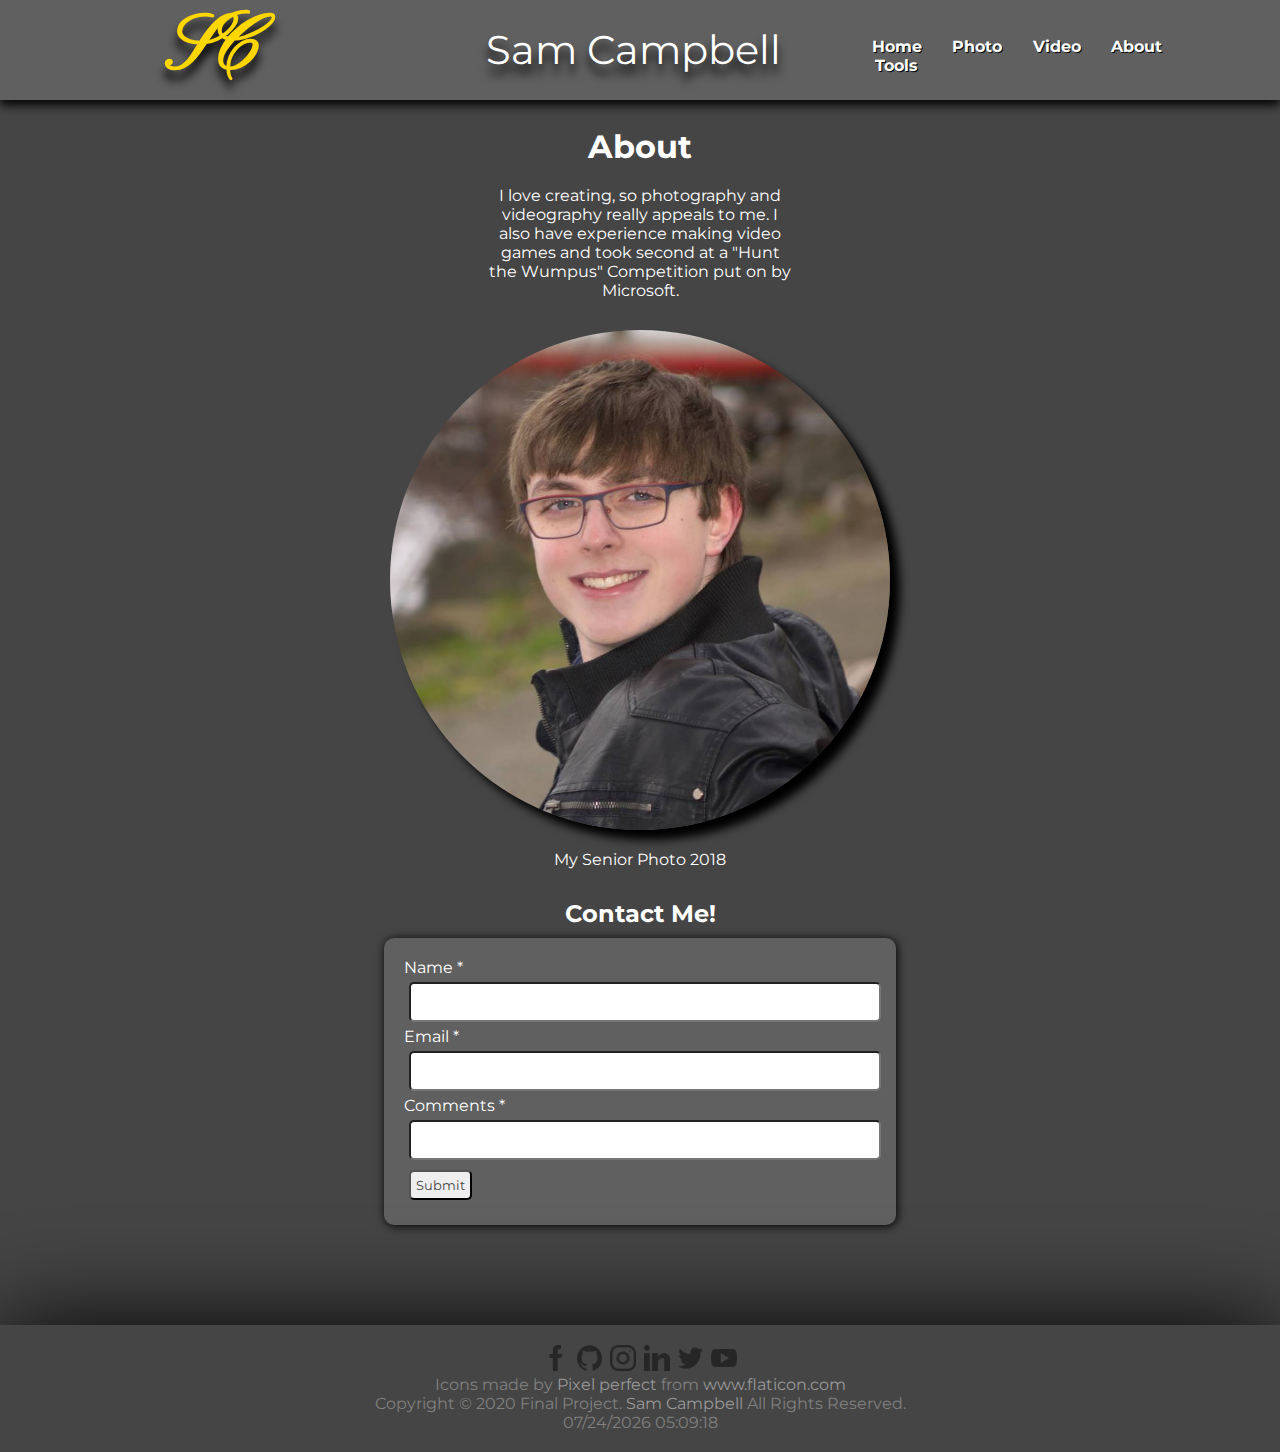
<file: about.html>
<!DOCTYPE html>
<html lang="en">
    
    <head>
        <meta charset="UTF-8">
        <meta name="viewport" content="width=device-width, initial-scale=1.0">
        <link href="css/style.css" rel="stylesheet" type="text/css">
        <link href="css/photo.css" rel="stylesheet" type="text/css">
        <link rel="shortcut icon" href="images/favicon.png"/>
        <title>Sam Campbell | About</title>
    </head>

    <body>
        <header>
            <div class="row">
                <div class="column logo">
                        <h1>SC</h1>
                </div>

                <div class="column title">
                    <a href="index.html">Sam Campbell</a>
                </div>

                <nav class="column">
                    <ul>
                        <li><a href="index.html">Home</a></li>
                        <li><a href="photo.html">Photo</a></li>
                        <li><a href="video.html">Video</a></li>
                        <li><a href="about.html">About</a></li>
                        <li><a href="tools.html">Tools</a></li>
                    </ul>
                </nav>
            </div>
        </header>
        <main>
            <h1>About</h1>
            <p>I love creating, so photography and videography really appeals to me. I also have experience making video games and took second at a "Hunt the Wumpus" Competition put on by Microsoft.</p>
            <img class="me" src="images/me.jpg" alt="It's ME">
            <p>My Senior Photo 2018</p>
            <h2>Contact Me!</h2>
            <form action="nothing.php">
                <label for="Name">Name *</label>
                <input type="text" id="Name" required>
                <label for="Email">Email *</label>
                <input type="email" id="Email" required>
                <label for="Comments">Comments *</label>
                <input type="text" id="Comments" required>
                <input type="submit" id="Submit">
            </form>
        </main>

        <footer>
            <div class="row socialgroup">
                <a href="https://www.facebook.com/samcampbellwwu/"><img class="social" src="images/social/facebook-1.png" alt="Facebook Profile"></a>
                <a href="https://github.com/AdnascentiaV"><img class="social" src="images/social/github.png" alt="Github Profie"></a>
                <a href="https://www.instagram.com/adnascentiav/"><img class="social" src="images/social/instagram.png" alt="Instagram Profile"></a>
                <a href="http://www.linkedin.com/in/samcampbellwwu"><img class="social" src="images/social/linkedin.png" alt="Linkedin Profile"></a>
                <a href="https://twitter.com/AdnascentiaV"><img class="social" src="images/social/twitter.png" alt="Twitter Profile"></a>
                <a href="https://www.youtube.com/channel/UC3AG950PMeNxd0upB1m7DqQ"><img class="social" src="images/social/youtube.png" alt="Youtube Profie"></a>
            </div>
            <p>Icons made by <a href="https://www.flaticon.com/authors/pixel-perfect" title="Pixel perfect">Pixel perfect</a> from <a href="https://www.flaticon.com/" title="Flaticon">www.flaticon.com</a></p>
            <p>Copyright &copy; 2020 Final Project. <a href="https://campbellimagery.com">Sam Campbell</a> All Rights Reserved.</p>
            <script>var date = document.lastModified;document.write(date);</script>
        </footer>
    </body>
</html>
</file>
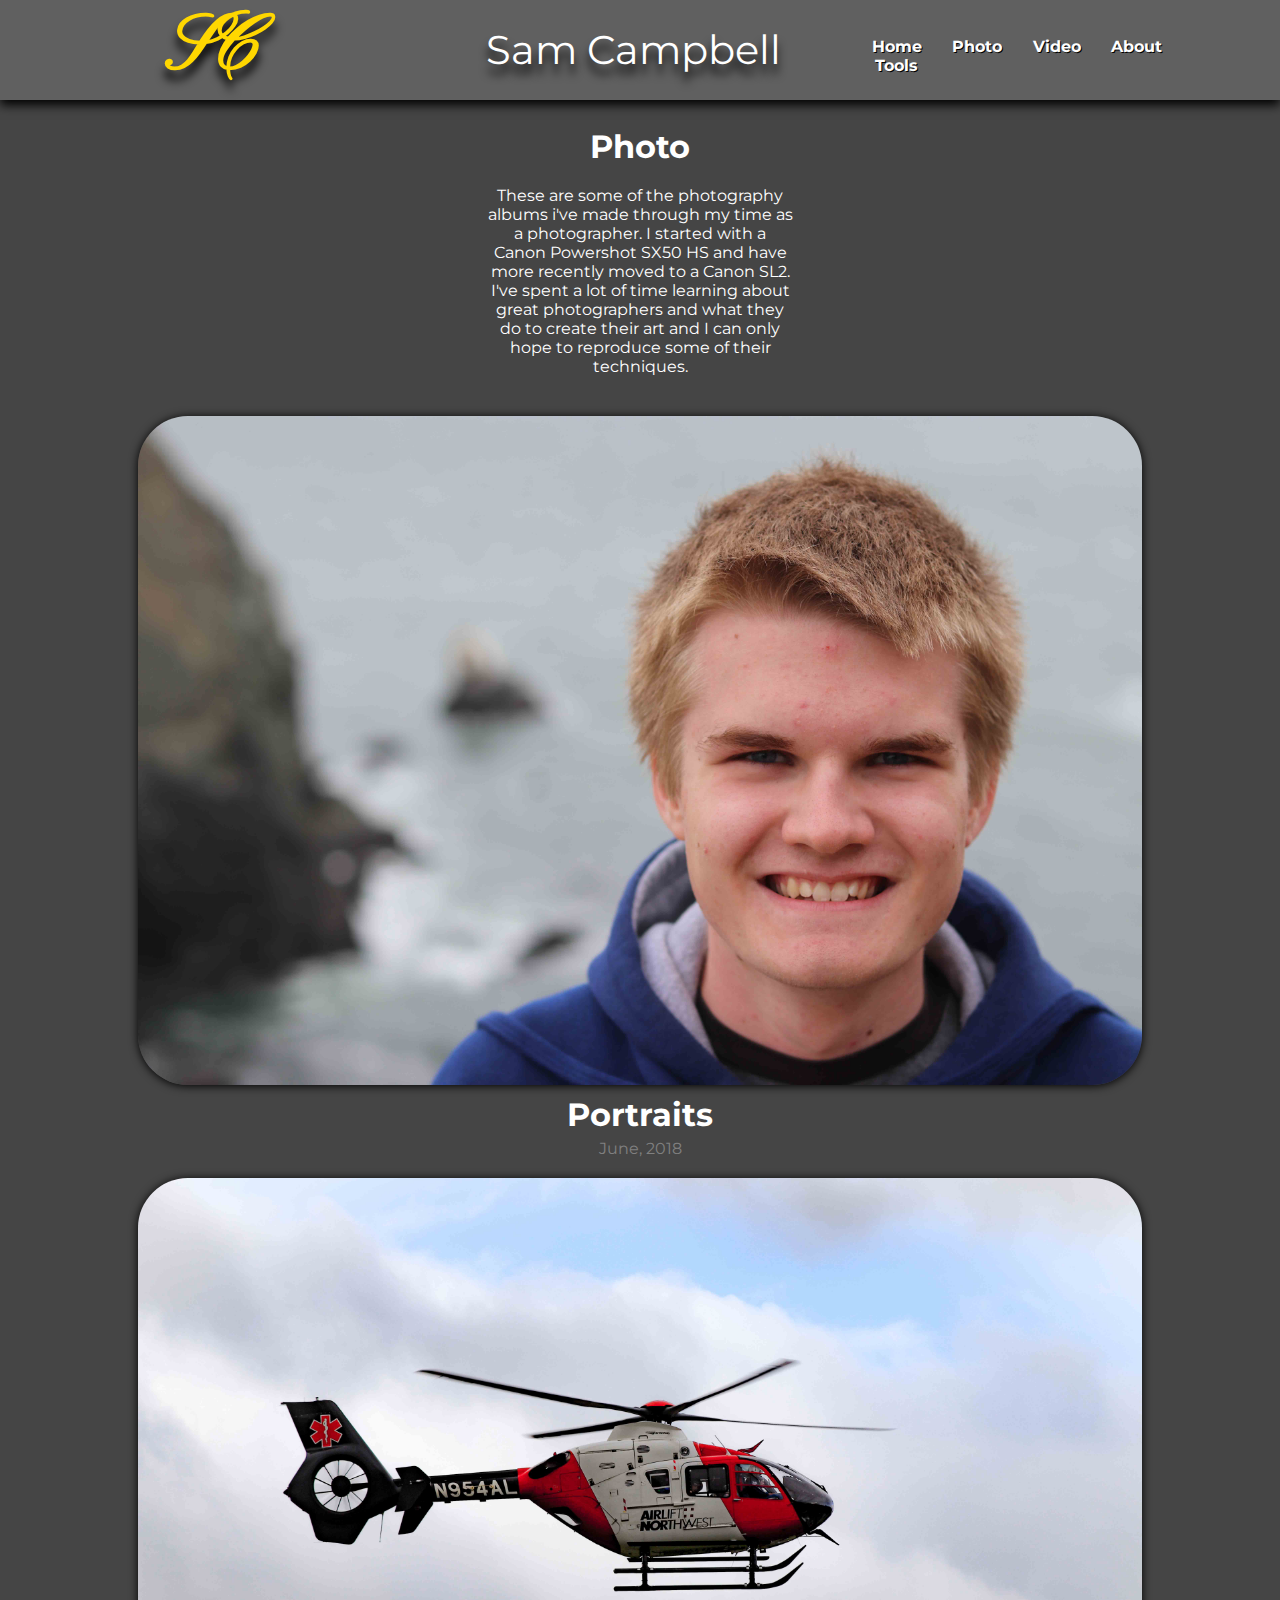
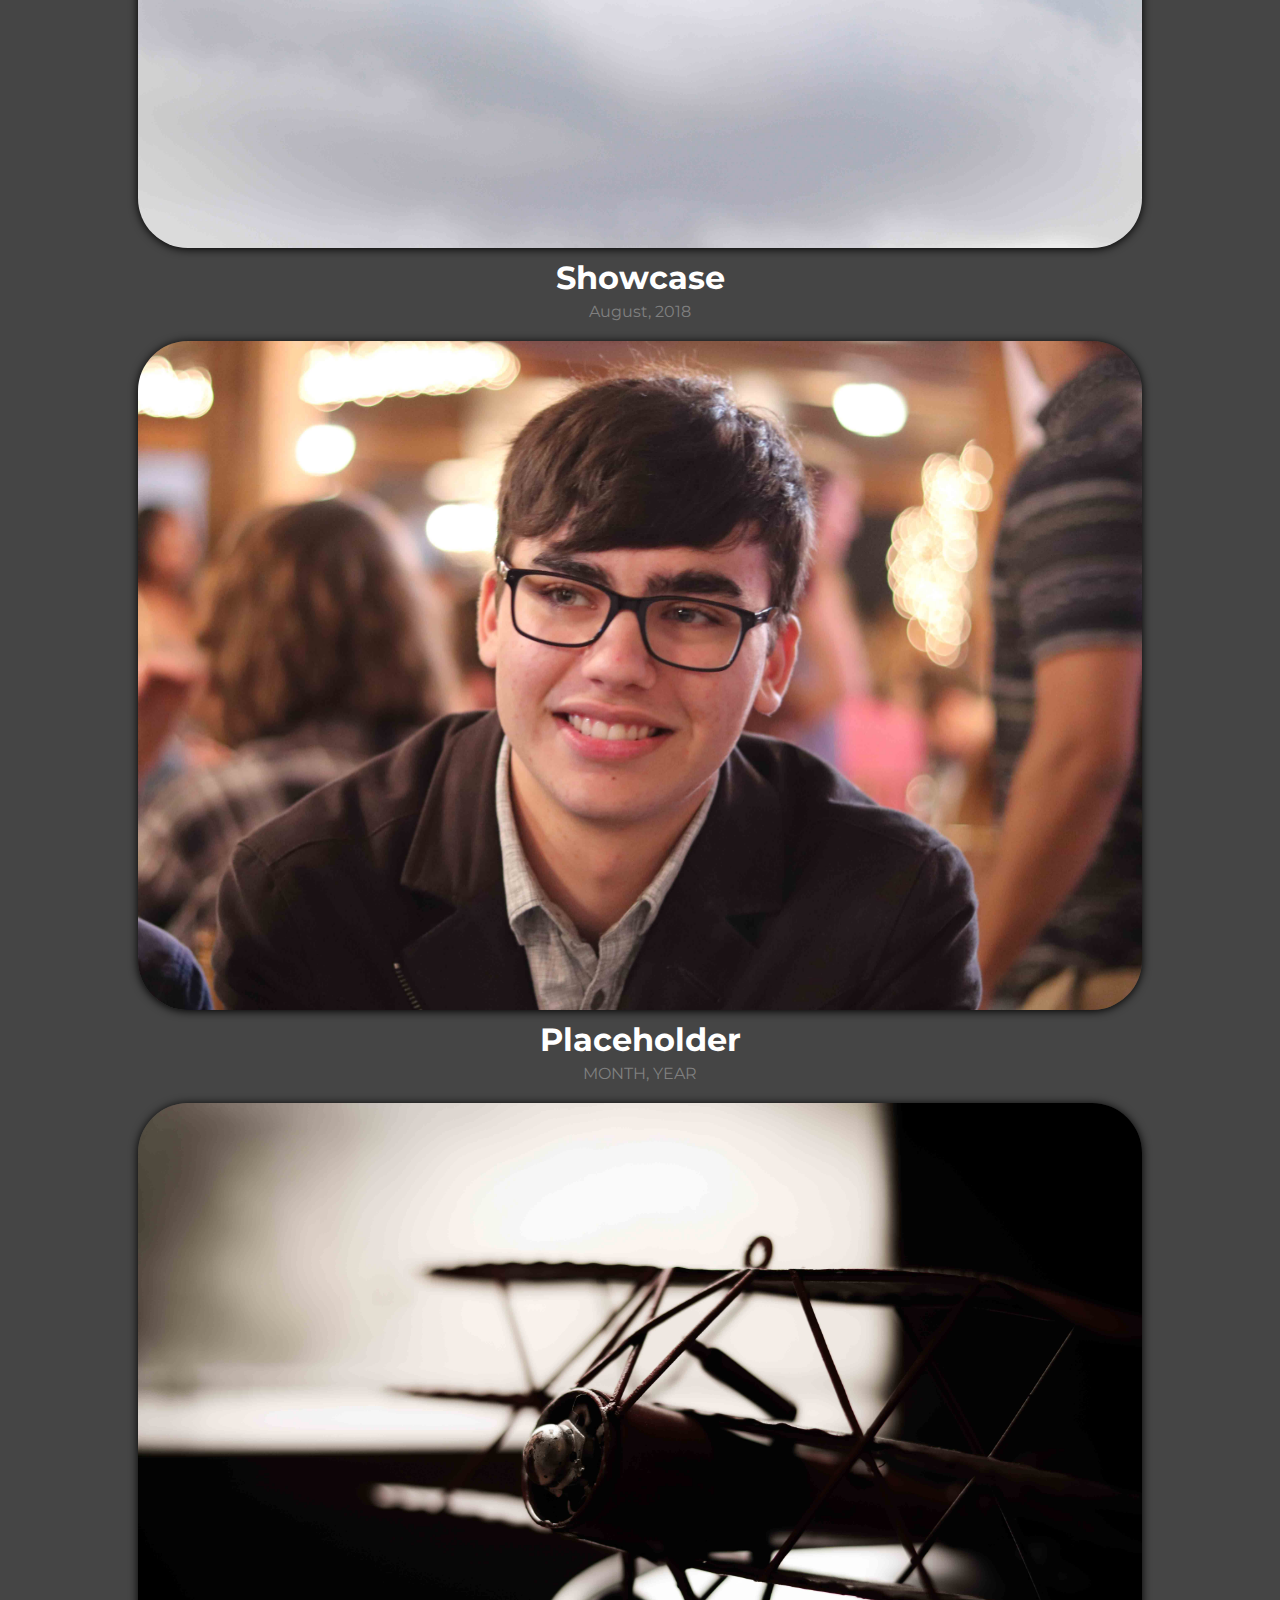
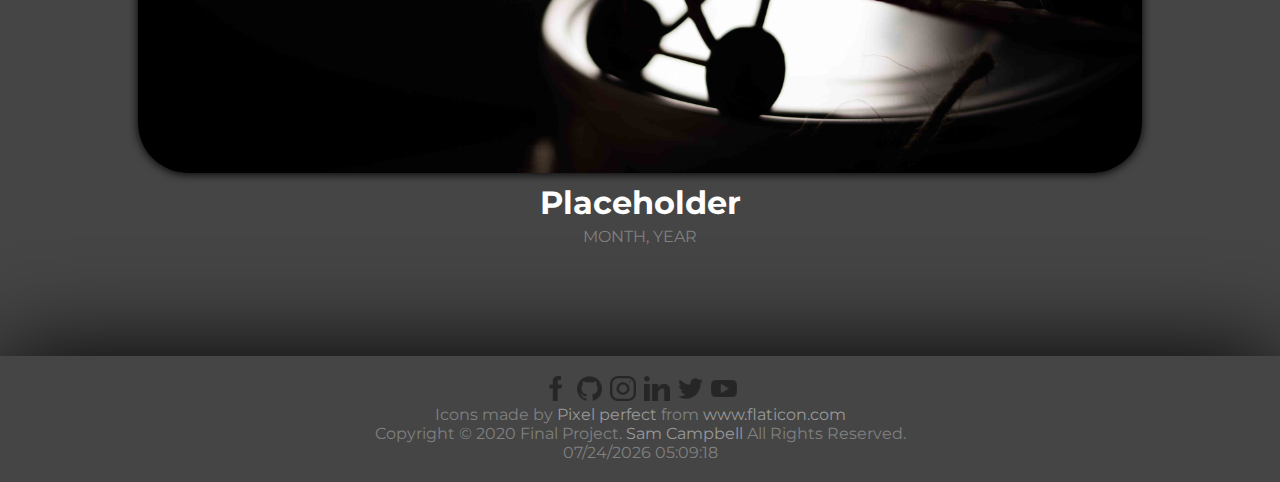
<file: photo.html>
<!DOCTYPE html>
<html lang="en">
    
    <head>
        <meta charset="UTF-8">
        <meta name="viewport" content="width=device-width, initial-scale=1.0">
        <link href="css/style.css" rel="stylesheet" type="text/css">
        <link href="css/photo.css" rel="stylesheet" type="text/css">
        <link rel="shortcut icon" href="images/favicon.png"/>
        <title>Sam Campbell | Photo</title>
    </head>

    <body>
        <header>
            <div class="row">
                <div class="column logo">
                        <h1>SC</h1>
                </div>

                <div class="column title">
                    <a href="index.html">Sam Campbell</a>
                </div>

                <nav class="column">
                    <ul>
                        <li><a href="index.html">Home</a></li>
                        <li><a href="photo.html">Photo</a></li>
                        <li><a href="video.html">Video</a></li>
                        <li><a href="about.html">About</a></li>
                        <li><a href="tools.html">Tools</a></li>
                    </ul>
                </nav>
            </div>
        </header>
        <main>
            <h1>Photo</h1>
            <p>These are some of the photography albums i've made through my time as a photographer. I started with a Canon Powershot SX50 HS and have more recently moved to a Canon SL2. I've spent a lot of time learning about great photographers and what they do to create their art and I can only hope to reproduce some of their techniques.</p>
            <div class="row">
                <div class="column photoblock whitehover">
                    <a href="albums/portrait.html"><img src="images/portraits/portraits-7.jpg" alt="Portraits Album Link"></a>
                    <h1>Portraits</h1>
                    <p>June, 2018</p>
                </div>

                <div class="column photoblock whitehover">
                    <a href="albums/showcase.html"><img src="images/showcase/showcase-10.jpg" alt="Showcase Ablum Link"></a>
                    <h1>Showcase</h1>
                    <p>August, 2018</p>
                </div>
            </div>

            <div class="row">
                <div class="column photoblock whitehover">
                    <a href=""><img src="images/portraits/portraits-1.jpg" alt="Placeholder Album"></a>
                    <h1>Placeholder</h1>
                    <p>MONTH, YEAR</p>
                </div>

                <div class="column photoblock whitehover">
                    <a href=""><img src="images/showcase/showcase-08.jpg" alt="Placeholder Album"></a>
                    <h1>Placeholder</h1>
                    <p>MONTH, YEAR</p>
                </div>
            </div>
        </main>
        <footer>
            <div class="row socialgroup">
                <a href="https://www.facebook.com/samcampbellwwu/"><img class="social" src="images/social/facebook-1.png" alt="Facebook Profile"></a>
                <a href="https://github.com/AdnascentiaV"><img class="social" src="images/social/github.png" alt="Github Profie"></a>
                <a href="https://www.instagram.com/adnascentiav/"><img class="social" src="images/social/instagram.png" alt="Instagram Profile"></a>
                <a href="http://www.linkedin.com/in/samcampbellwwu"><img class="social" src="images/social/linkedin.png" alt="Linkedin Profile"></a>
                <a href="https://twitter.com/AdnascentiaV"><img class="social" src="images/social/twitter.png" alt="Twitter Profile"></a>
                <a href="https://www.youtube.com/channel/UC3AG950PMeNxd0upB1m7DqQ"><img class="social" src="images/social/youtube.png" alt="Youtube Profie"></a>
            </div>
            <p>Icons made by <a href="https://www.flaticon.com/authors/pixel-perfect" title="Pixel perfect">Pixel perfect</a> from <a href="https://www.flaticon.com/" title="Flaticon">www.flaticon.com</a></p>
            <p>Copyright &copy; 2020 Final Project. <a href="https://campbellimagery.com">Sam Campbell</a> All Rights Reserved.</p>
            <script>var date = document.lastModified;document.write(date);</script>
        </footer>
    </body>
</html>
</file>
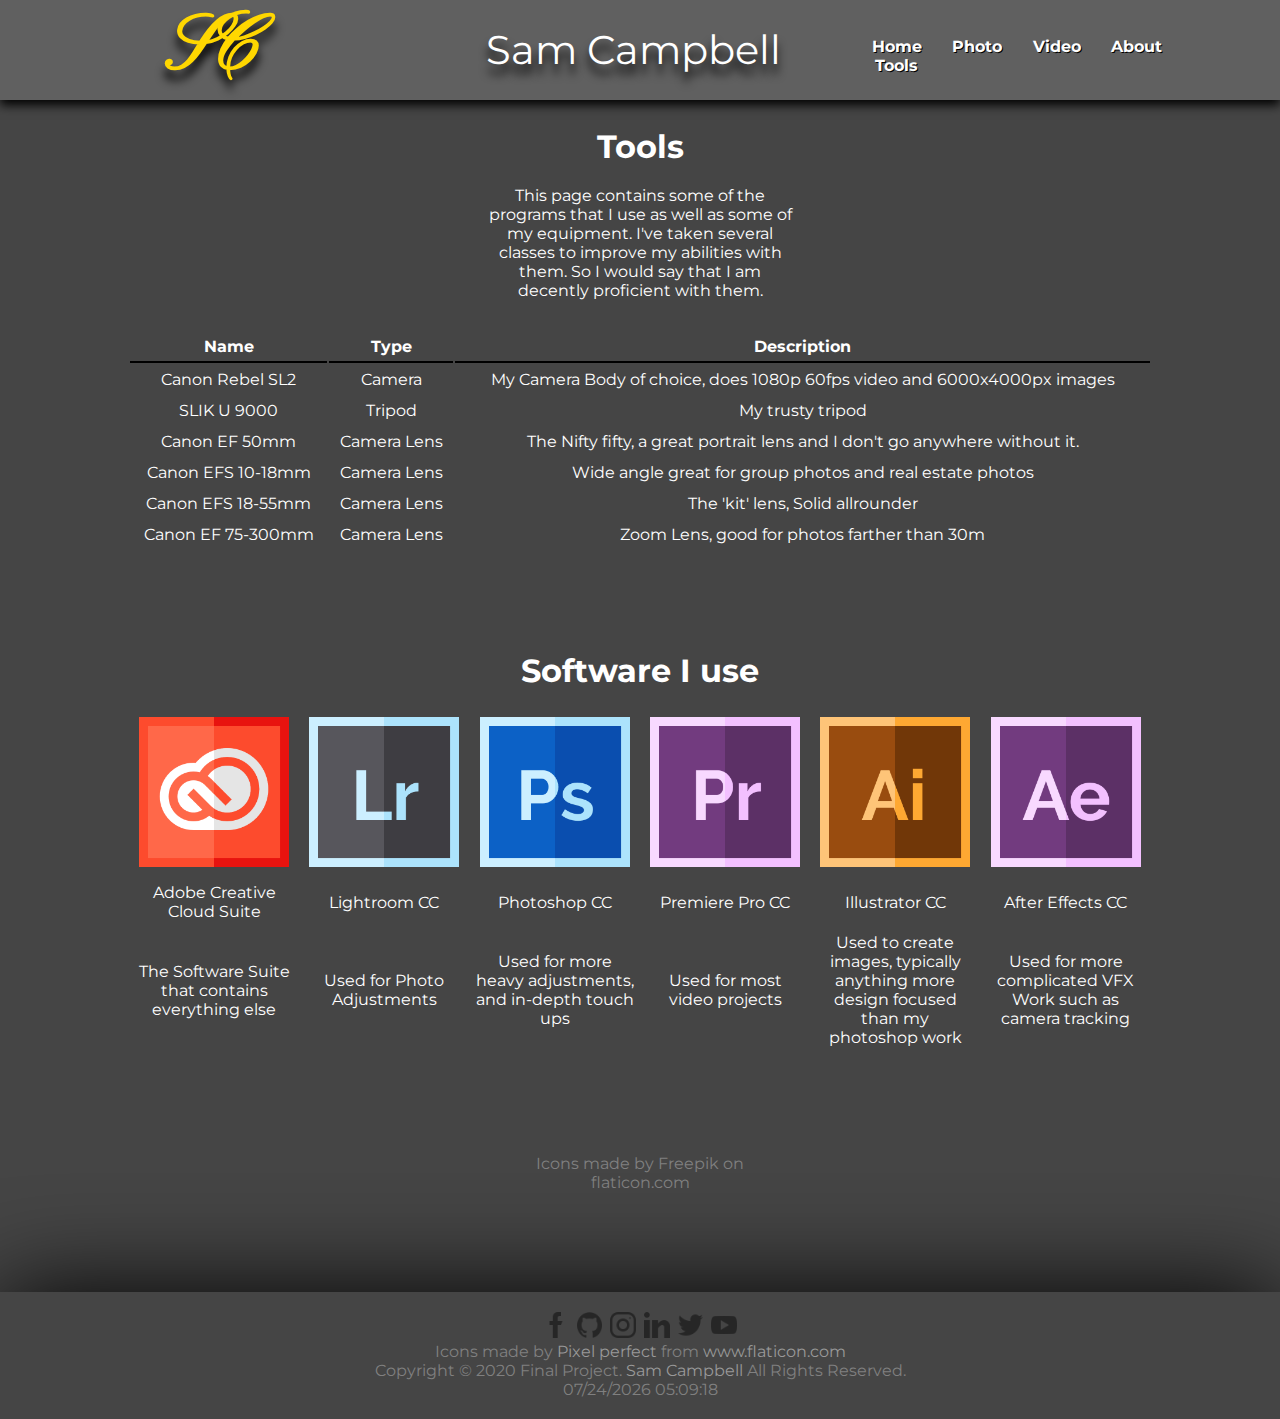
<file: tools.html>
<!DOCTYPE html>
<html lang="en">
    
    <head>
        <meta charset="UTF-8">
        <meta name="viewport" content="width=device-width, initial-scale=1.0">
        <link href="css/style.css" rel="stylesheet" type="text/css">
        <link href="css/photo.css" rel="stylesheet" type="text/css">
        <link rel="shortcut icon" href="images/favicon.png"/>
        <title>Sam Campbell | About</title>
    </head>

    <body>
        <header>
            <div class="row">
                <div class="column logo">
                        <h1>SC</h1>
                </div>

                <div class="column title">
                    <a href="index.html">Sam Campbell</a>
                </div>

                <nav class="column">
                    <ul>
                        <li><a href="index.html">Home</a></li>
                        <li><a href="photo.html">Photo</a></li>
                        <li><a href="video.html">Video</a></li>
                        <li><a href="about.html">About</a></li>
                        <li><a href="tools.html">Tools</a></li>
                    </ul>
                </nav>
            </div>
        </header>
        <main>
            <h1>Tools</h1>
            <p>This page contains some of the programs that I use as well as some of my equipment. I've taken several classes to improve my abilities with them. So I would say that I am decently proficient with them.</p>
            <div class="overflow">
                <table>
                    <tr>
                        <th>Name</th>
                        <th>Type</th>
                        <th>Description</th>
                    </tr>
                    <tr>
                        <td>Canon Rebel SL2</td>
                        <td>Camera</td>
                        <td>My Camera Body of choice, does 1080p 60fps video and 6000x4000px images</td>
                    </tr>
                    <tr>
                        <td>SLIK U 9000</td>
                        <td>Tripod</td>
                        <td>My trusty tripod</td>
                    </tr>
                    <tr>
                        <td>Canon EF 50mm</td>
                        <td>Camera Lens</td>
                        <td>The Nifty fifty, a great portrait lens and I don't go anywhere without it.</td>
                    </tr>
                    <tr>
                        <td>Canon EFS 10-18mm</td>
                        <td>Camera Lens</td>
                        <td>Wide angle great for group photos and real estate photos</td>
                    </tr>
                    <tr>
                        <td>Canon EFS 18-55mm</td>
                        <td>Camera Lens</td>
                        <td>The 'kit' lens, Solid allrounder</td>
                    </tr>
                    <tr>
                        <td>Canon EF 75-300mm</td>
                        <td>Camera Lens</td>
                        <td>Zoom Lens, good for photos farther than 30m</td>
                    </tr>
                </table>
            </div>


            <h1>Software I use</h1>
            <div class="overflow">
                <table class="software">
                    <tr>
                        <td><img src="images/adobe/cc.png" alt="Creative Cloud"></td>
                        <td><img src="images/adobe/lr.png" alt="Lightroom CC"></td>
                        <td><img src="images/adobe/ps.png" alt="Photoshop CC"></td>
                        <td><img src="images/adobe/pr.png" alt="Premiere Pro CC"></td>
                        <td><img src="images/adobe/ai.png" alt="Illustrator CC"></td>
                        <td><img src="images/adobe/ae.png" alt="After Effects CC"></td>
                    </tr>
                    <tr>
                        <td>Adobe Creative Cloud Suite</td>
                        <td>Lightroom CC</td>
                        <td>Photoshop CC</td>
                        <td>Premiere Pro CC</td>
                        <td>Illustrator CC</td>
                        <td>After Effects CC</td>
                    </tr>
                    <tr>
                        <td>The Software Suite that contains everything else</td>
                        <td>Used for Photo Adjustments</td>
                        <td>Used for more heavy adjustments, and in-depth touch ups</td>
                        <td>Used for most video projects</td>
                        <td>Used to create images, typically anything more design focused than my photoshop work</td>
                        <td>Used for more complicated VFX Work such as camera tracking</td>
                    </tr>
                </table>
            </div>
            <p class="credit">Icons made by <a href="https://www.flaticon.com/authors/freepik">Freepik</a> on <a href="https://www.flaticon.com/">flaticon.com</a></p>
        </main>

        <footer>
            <div class="row socialgroup">
                <a href="https://www.facebook.com/samcampbellwwu/"><img class="social" src="images/social/facebook-1.png" alt="Facebook Profile"></a>
                <a href="https://github.com/AdnascentiaV"><img class="social" src="images/social/github.png" alt="Github Profie"></a>
                <a href="https://www.instagram.com/adnascentiav/"><img class="social" src="images/social/instagram.png" alt="Instagram Profile"></a>
                <a href="http://www.linkedin.com/in/samcampbellwwu"><img class="social" src="images/social/linkedin.png" alt="Linkedin Profile"></a>
                <a href="https://twitter.com/AdnascentiaV"><img class="social" src="images/social/twitter.png" alt="Twitter Profile"></a>
                <a href="https://www.youtube.com/channel/UC3AG950PMeNxd0upB1m7DqQ"><img class="social" src="images/social/youtube.png" alt="Youtube Profie"></a>
            </div>
            <p>Icons made by <a href="https://www.flaticon.com/authors/pixel-perfect" title="Pixel perfect">Pixel perfect</a> from <a href="https://www.flaticon.com/" title="Flaticon">www.flaticon.com</a></p>
            <p>Copyright &copy; 2020 Final Project. <a href="https://campbellimagery.com">Sam Campbell</a> All Rights Reserved.</p>
            <script>var date = document.lastModified;document.write(date);</script>
        </footer>
    </body>
</html>
</file>
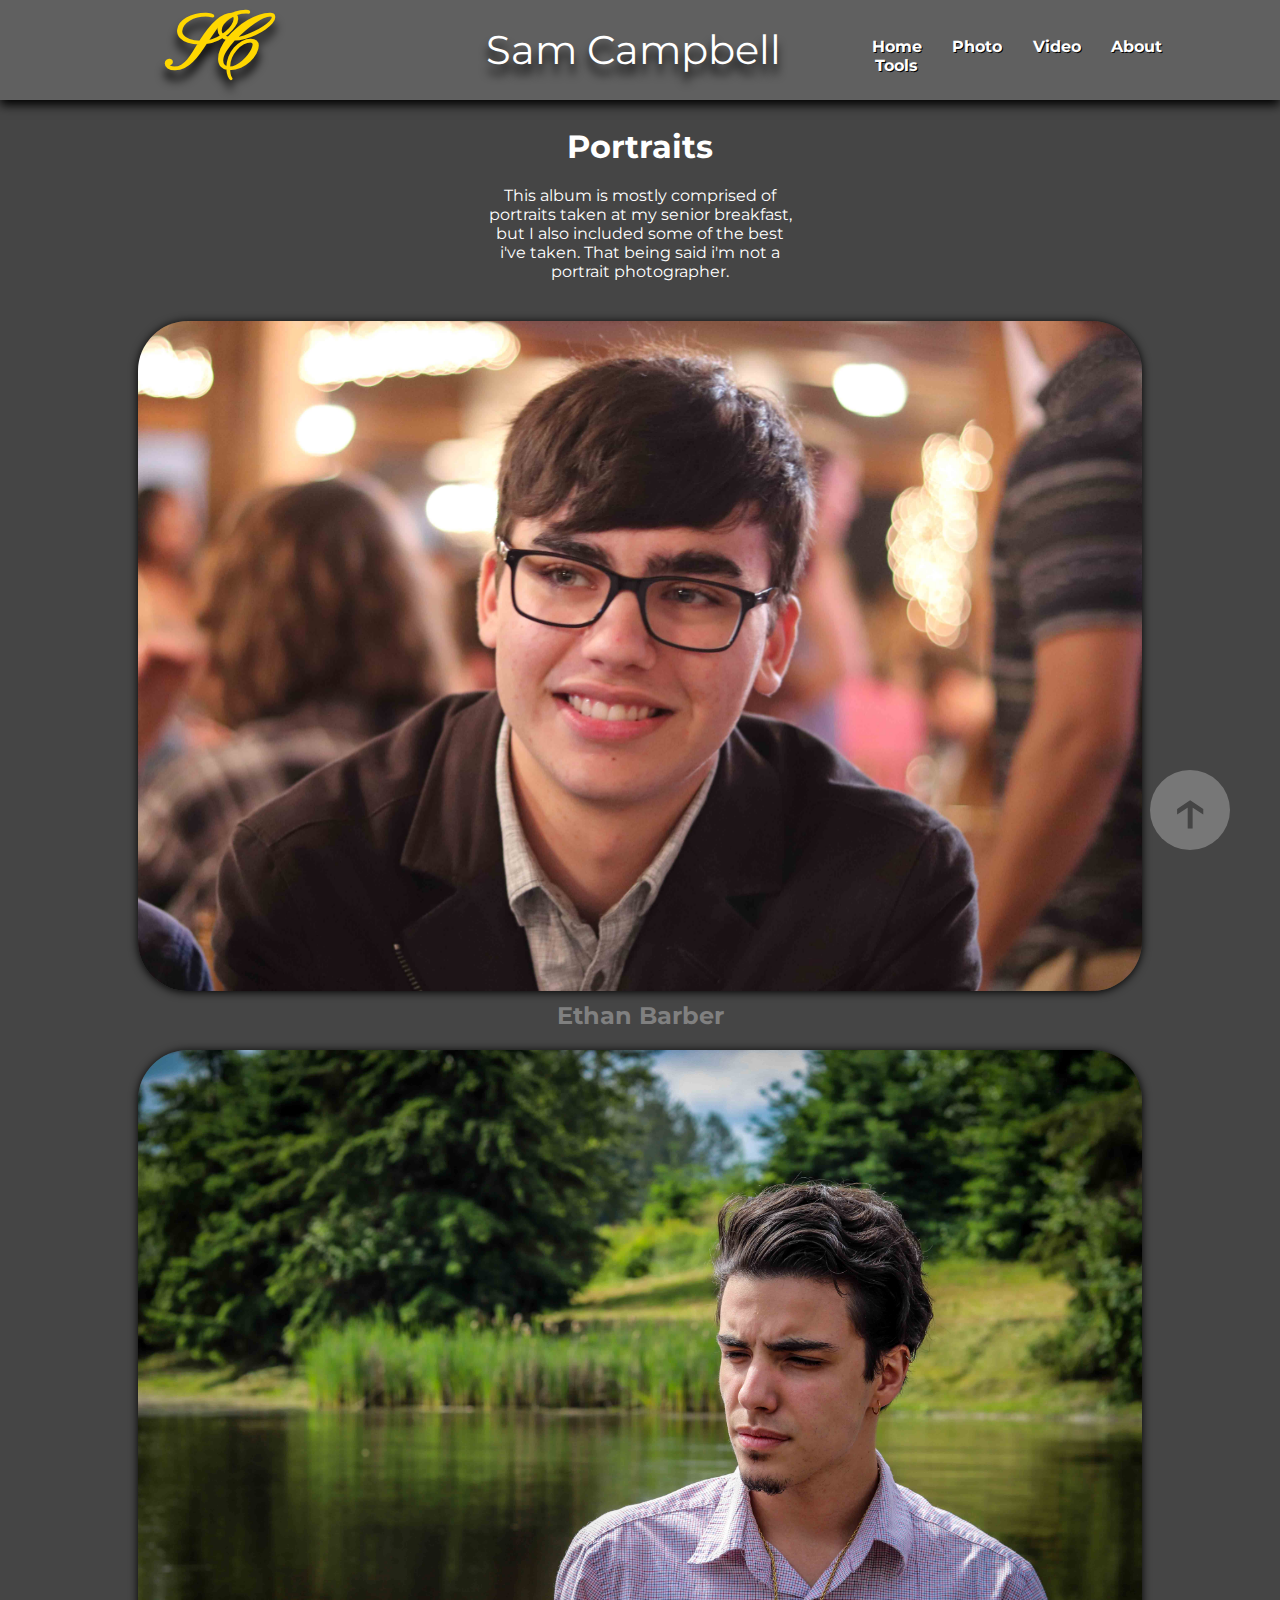
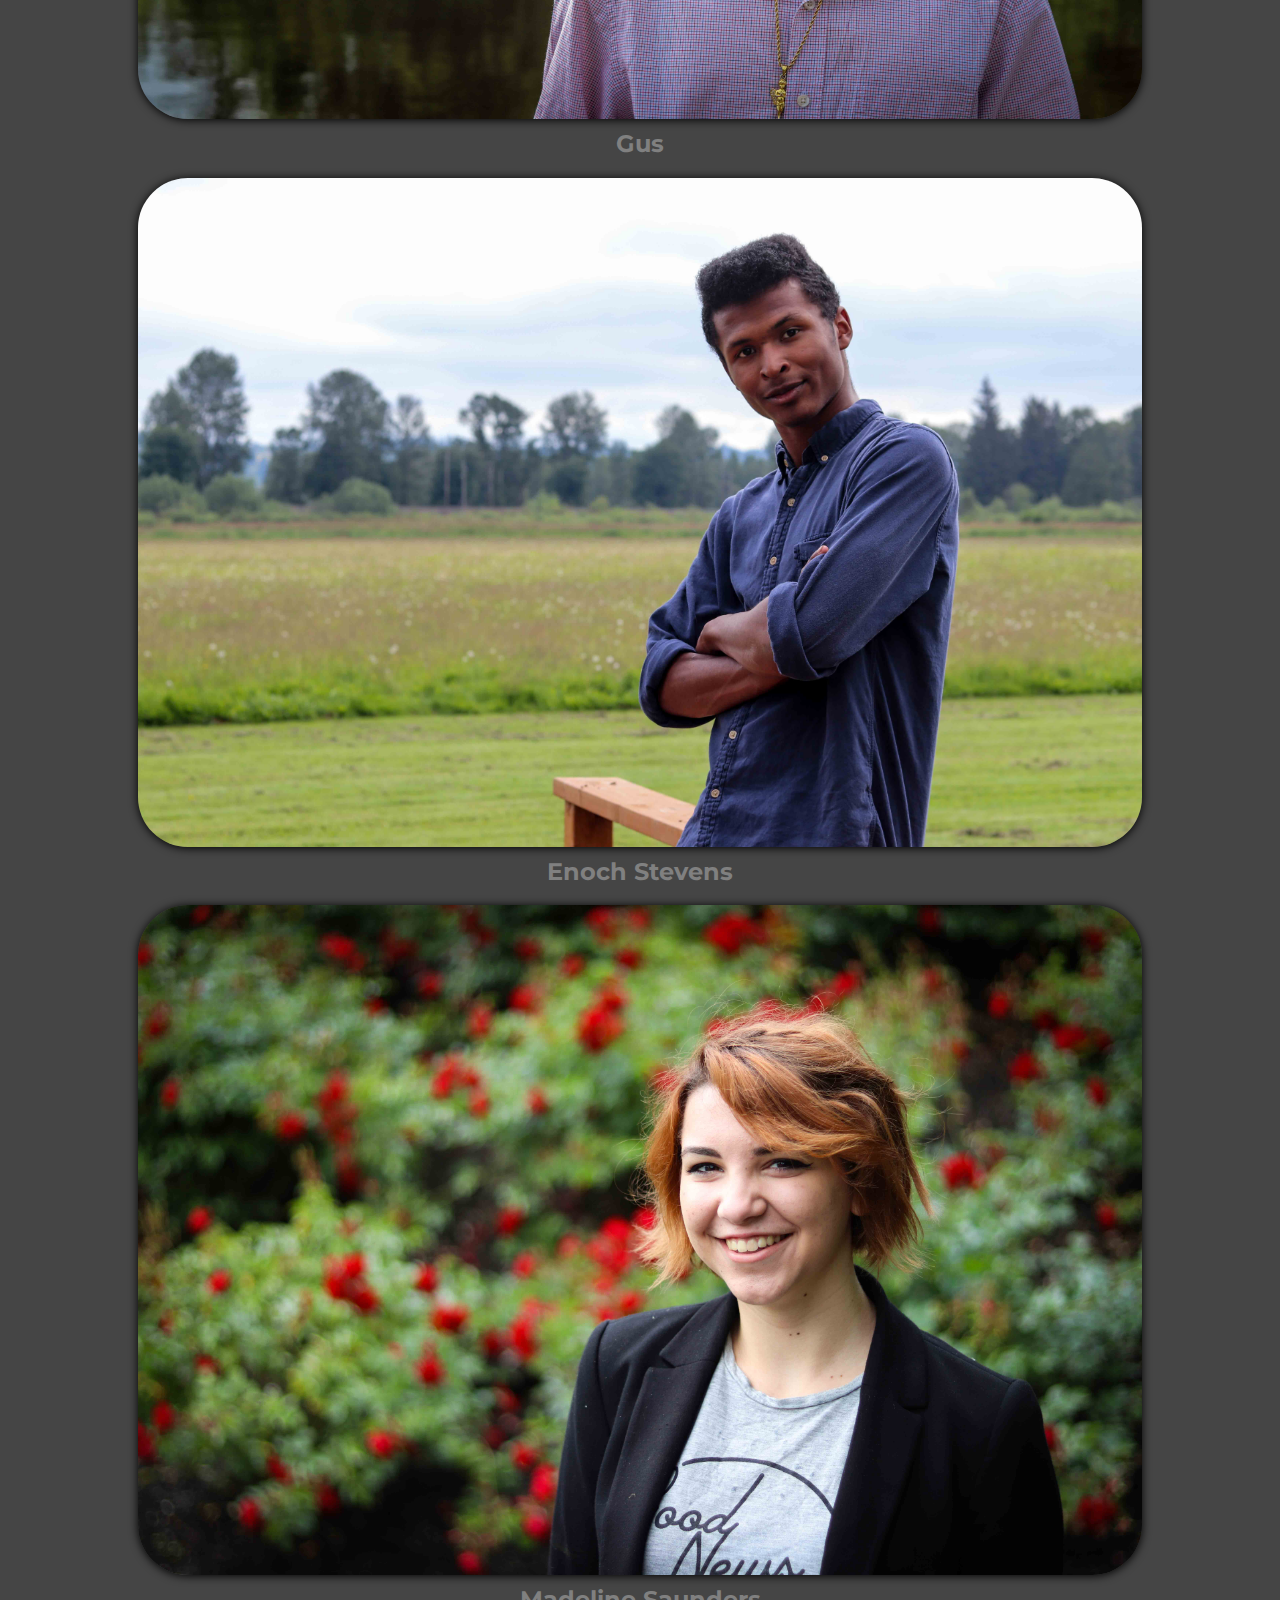
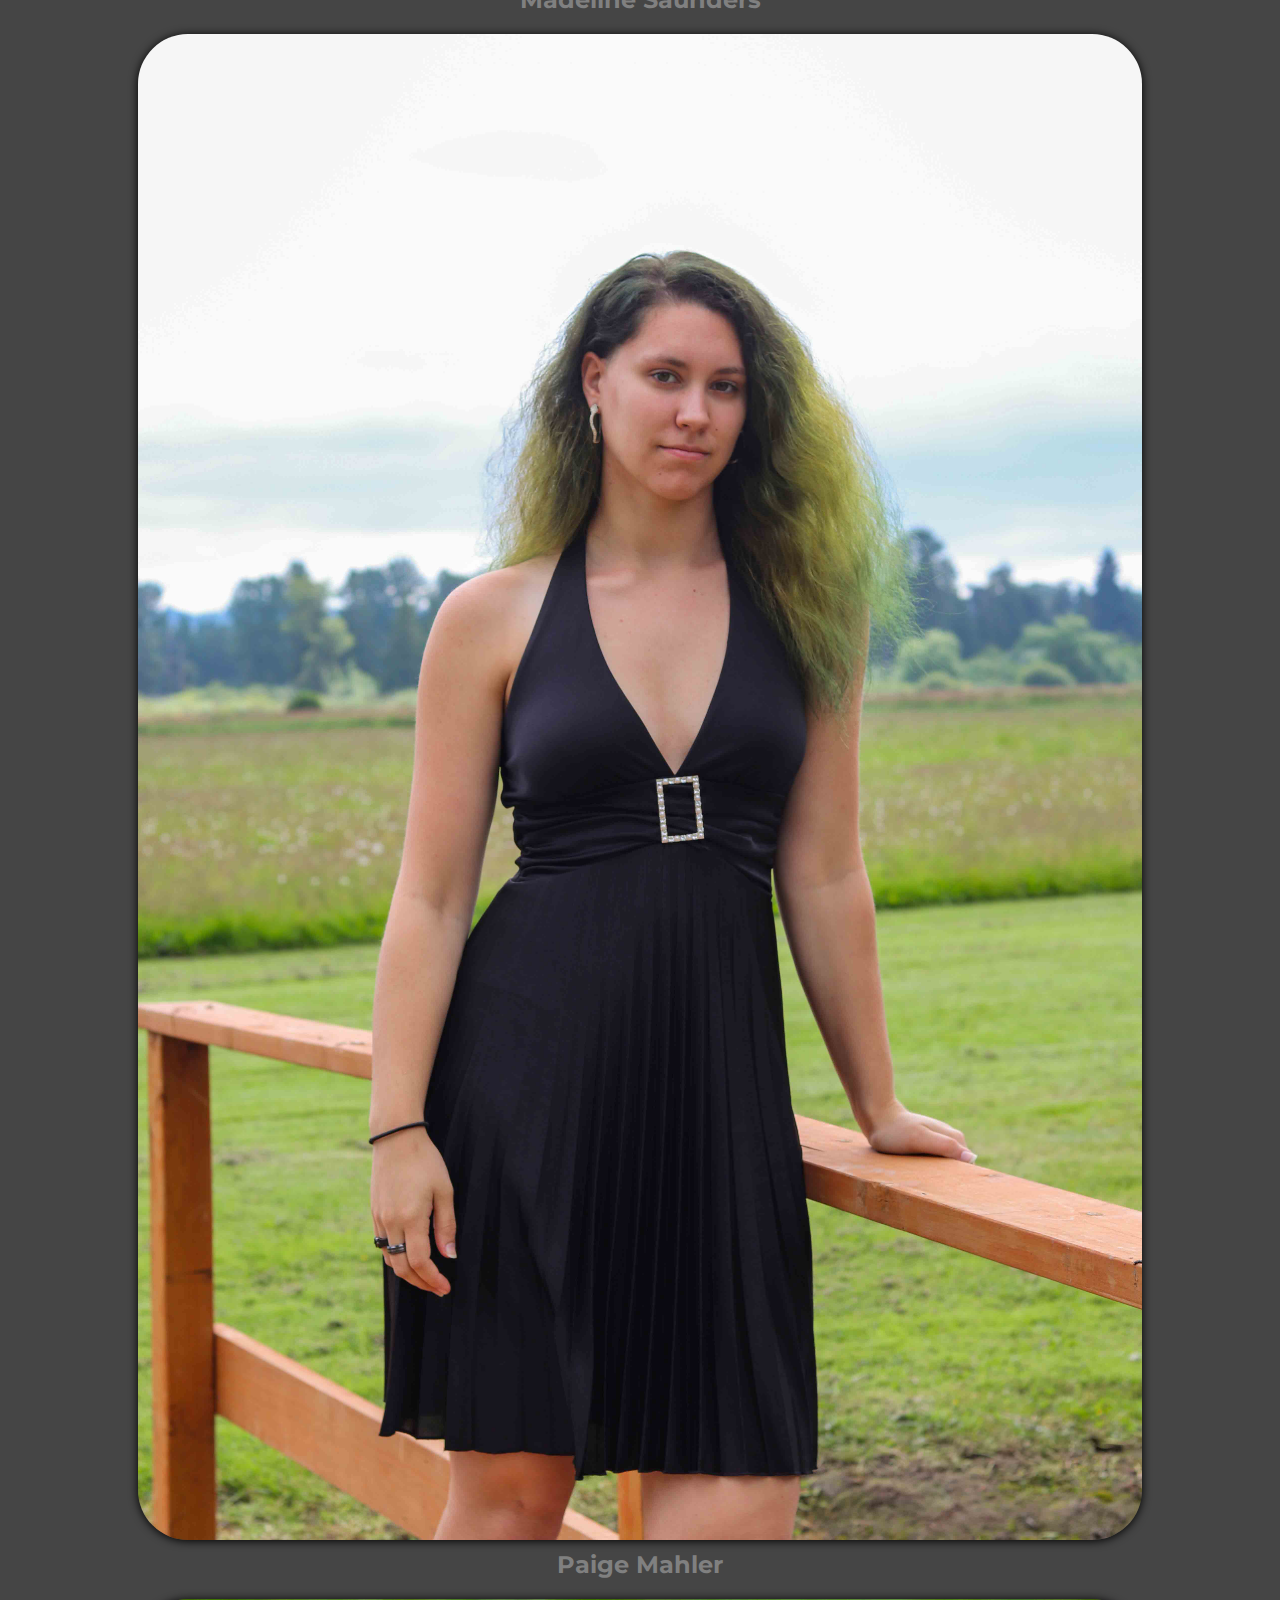
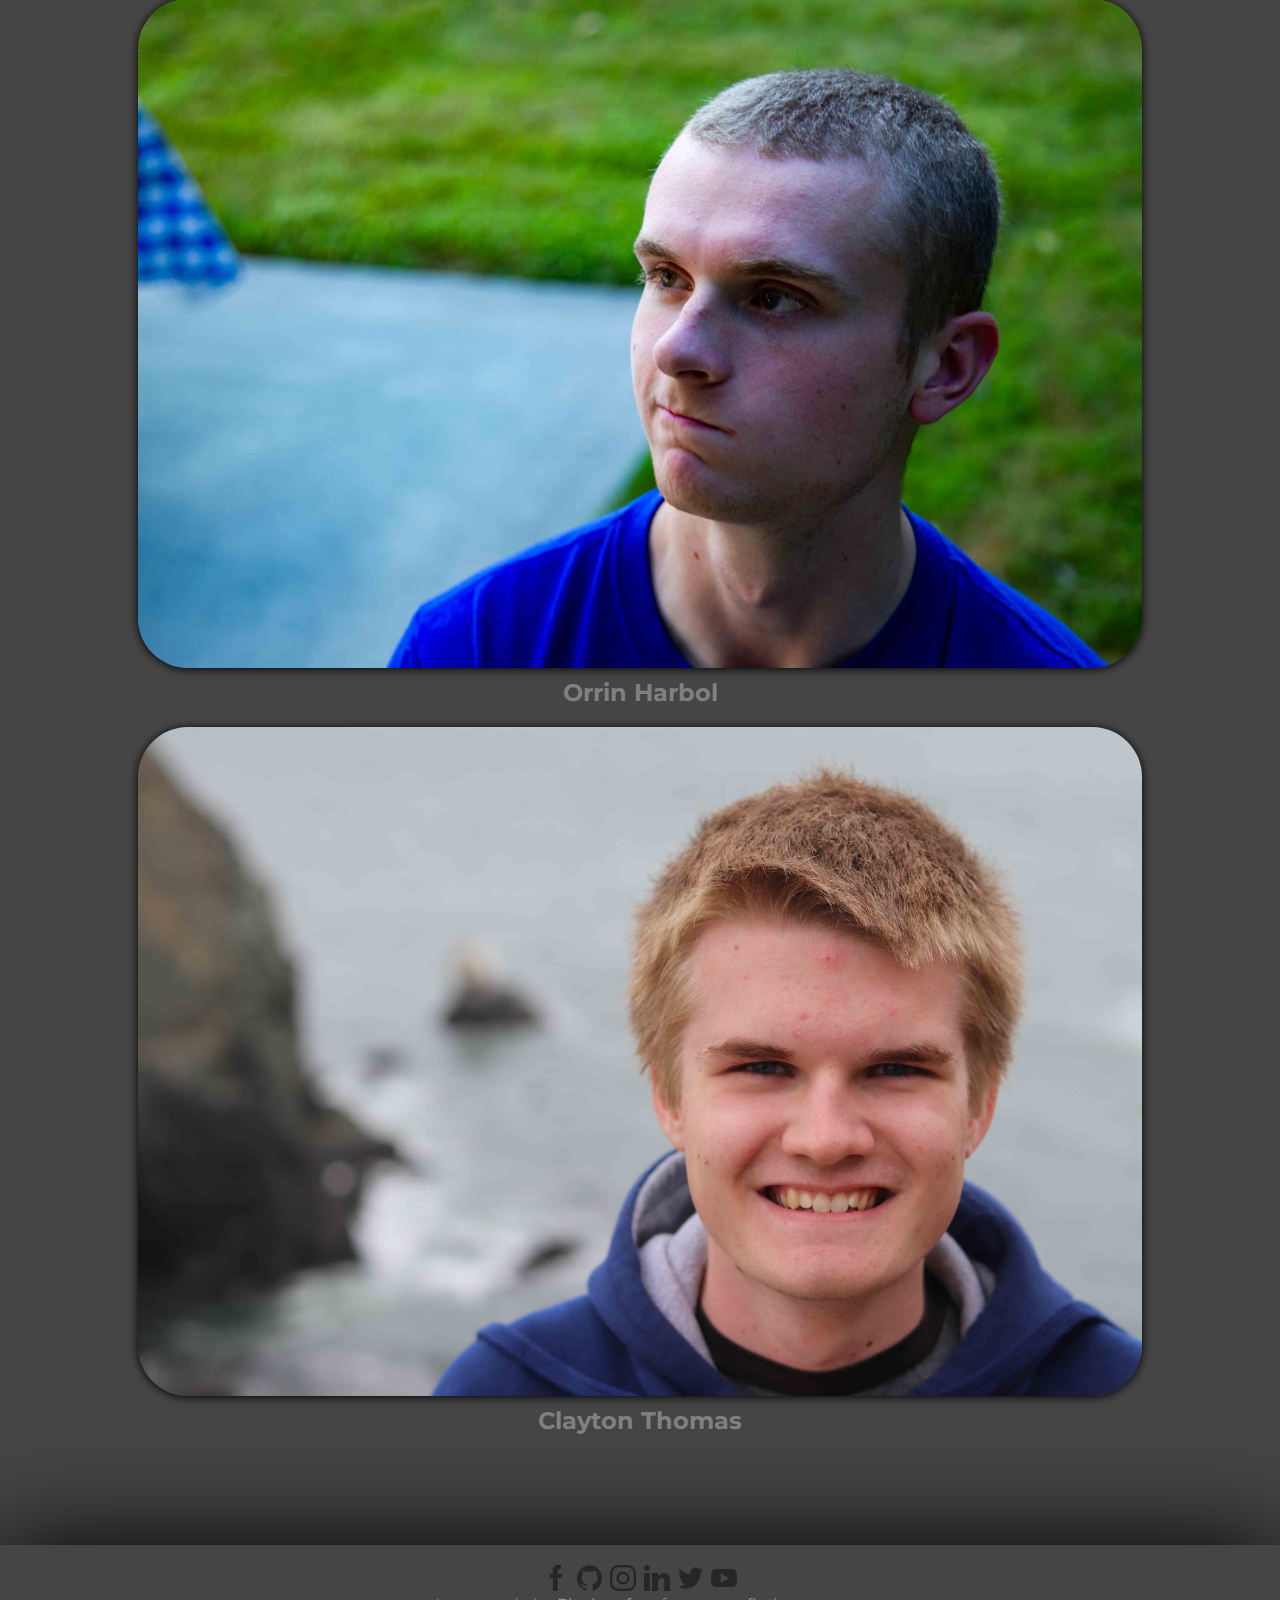
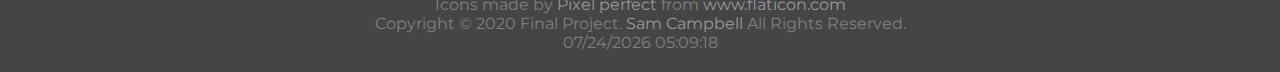
<file: albums/portrait.html>
<!DOCTYPE html>
<html lang="en">
    
    <head>
        <meta charset="UTF-8">
        <meta name="viewport" content="width=device-width, initial-scale=1.0">
        <link href="../css/style.css" rel="stylesheet" type="text/css">
        <link href="../css/photo.css" rel="stylesheet" type="text/css">
        <link rel="shortcut icon" href="../images/favicon.png"/>
        <title>SC | Photo | Portrait</title>
    </head>

    <body>
        <header>
            <div class="row" id="1">
                <div class="column logo">
                        <h1>SC</h1>
                </div>

                <div class="column title">
                    <a href="index.html">Sam Campbell</a>
                </div>

                <nav class="column">
                    <ul>
                        <li><a href="../index.html">Home</a></li>
                        <li><a href="../photo.html">Photo</a></li>
                        <li><a href="../video.html">Video</a></li>
                        <li><a href="../about.html">About</a></li>
                        <li><a href="../tools.html">Tools</a></li>
                    </ul>
                </nav>
            </div>
        </header>
        <div class="uparrw">
            <a href="#1">&uarr;</a>
        </div>
        <main>
            <h1>Portraits</h1>
            <p>This album is mostly comprised of portraits taken at my senior breakfast, but I also included some of the best i've taken. That being said i'm not a portrait photographer.</p>
            <div class="row">
                <div class="column photoblock blackhover">
                    <img src="../images/portraits/portraits-1.jpg" alt="Ethan Barder">
                    <h2>Ethan Barber</h2>
                </div>

                <div class="column photoblock blackhover">
                    <img src="../images/portraits/portraits-2.jpg" alt="Gus">
                    <h2>Gus</h2>
                </div>
            </div>

            <div class="row">
                <div class="column photoblock blackhover">
                    <img src="../images/portraits/portraits-3.jpg" alt="Enoch Stevens">
                    <h2>Enoch Stevens</h2>
                    <br>
                    <img src="../images/portraits/portraits-5.jpg" alt="Madeline Saunders">
                    <h2>Madeline Saunders</h2>
                </div>
                
                <div class="column photoblock blackhover">
                    <img src="../images/portraits/portraits-4.jpg" alt="Paige Mahler">
                    <h2>Paige Mahler</h2>
                </div>


            </div>

            <div class="row">
                <div class="column photoblock blackhover">
                    <img src="../images/portraits/portraits-6.jpg" alt="Orrin Harbol">
                    <h2>Orrin Harbol</h2>
                </div>
                <div class="column photoblock blackhover">
                    <img src="../images/portraits/portraits-7.jpg" alt="Clayton Thomas">
                    <h2>Clayton Thomas</h2>
                </div>
            </div>
        </main>
        <footer>
            <div class="row socialgroup">
                <a href="https://www.facebook.com/samcampbellwwu/"><img class="social" src="../images/social/facebook-1.png" alt="Facebook Profile"></a>
                <a href="https://github.com/AdnascentiaV"><img class="social" src="../images/social/github.png" alt="Github Profie"></a>
                <a href="https://www.instagram.com/adnascentiav/"><img class="social" src="../images/social/instagram.png" alt="Instagram Profile"></a>
                <a href="http://www.linkedin.com/in/samcampbellwwu"><img class="social" src="../images/social/linkedin.png" alt="Linkedin Profile"></a>
                <a href="https://twitter.com/AdnascentiaV"><img class="social" src="../images/social/twitter.png" alt="Twitter Profile"></a>
                <a href="https://www.youtube.com/channel/UC3AG950PMeNxd0upB1m7DqQ"><img class="social" src="../images/social/youtube.png" alt="Youtube Profie"></a>
            </div>
            <p>Icons made by <a href="https://www.flaticon.com/authors/pixel-perfect" title="Pixel perfect">Pixel perfect</a> from <a href="https://www.flaticon.com/" title="Flaticon">www.flaticon.com</a></p>
            <p>Copyright &copy; 2020 Final Project. <a href="https://campbellimagery.com">Sam Campbell</a> All Rights Reserved.</p>
            <script>var date = document.lastModified;document.write(date);</script>
        </footer>
    </body>
</html>
</file>
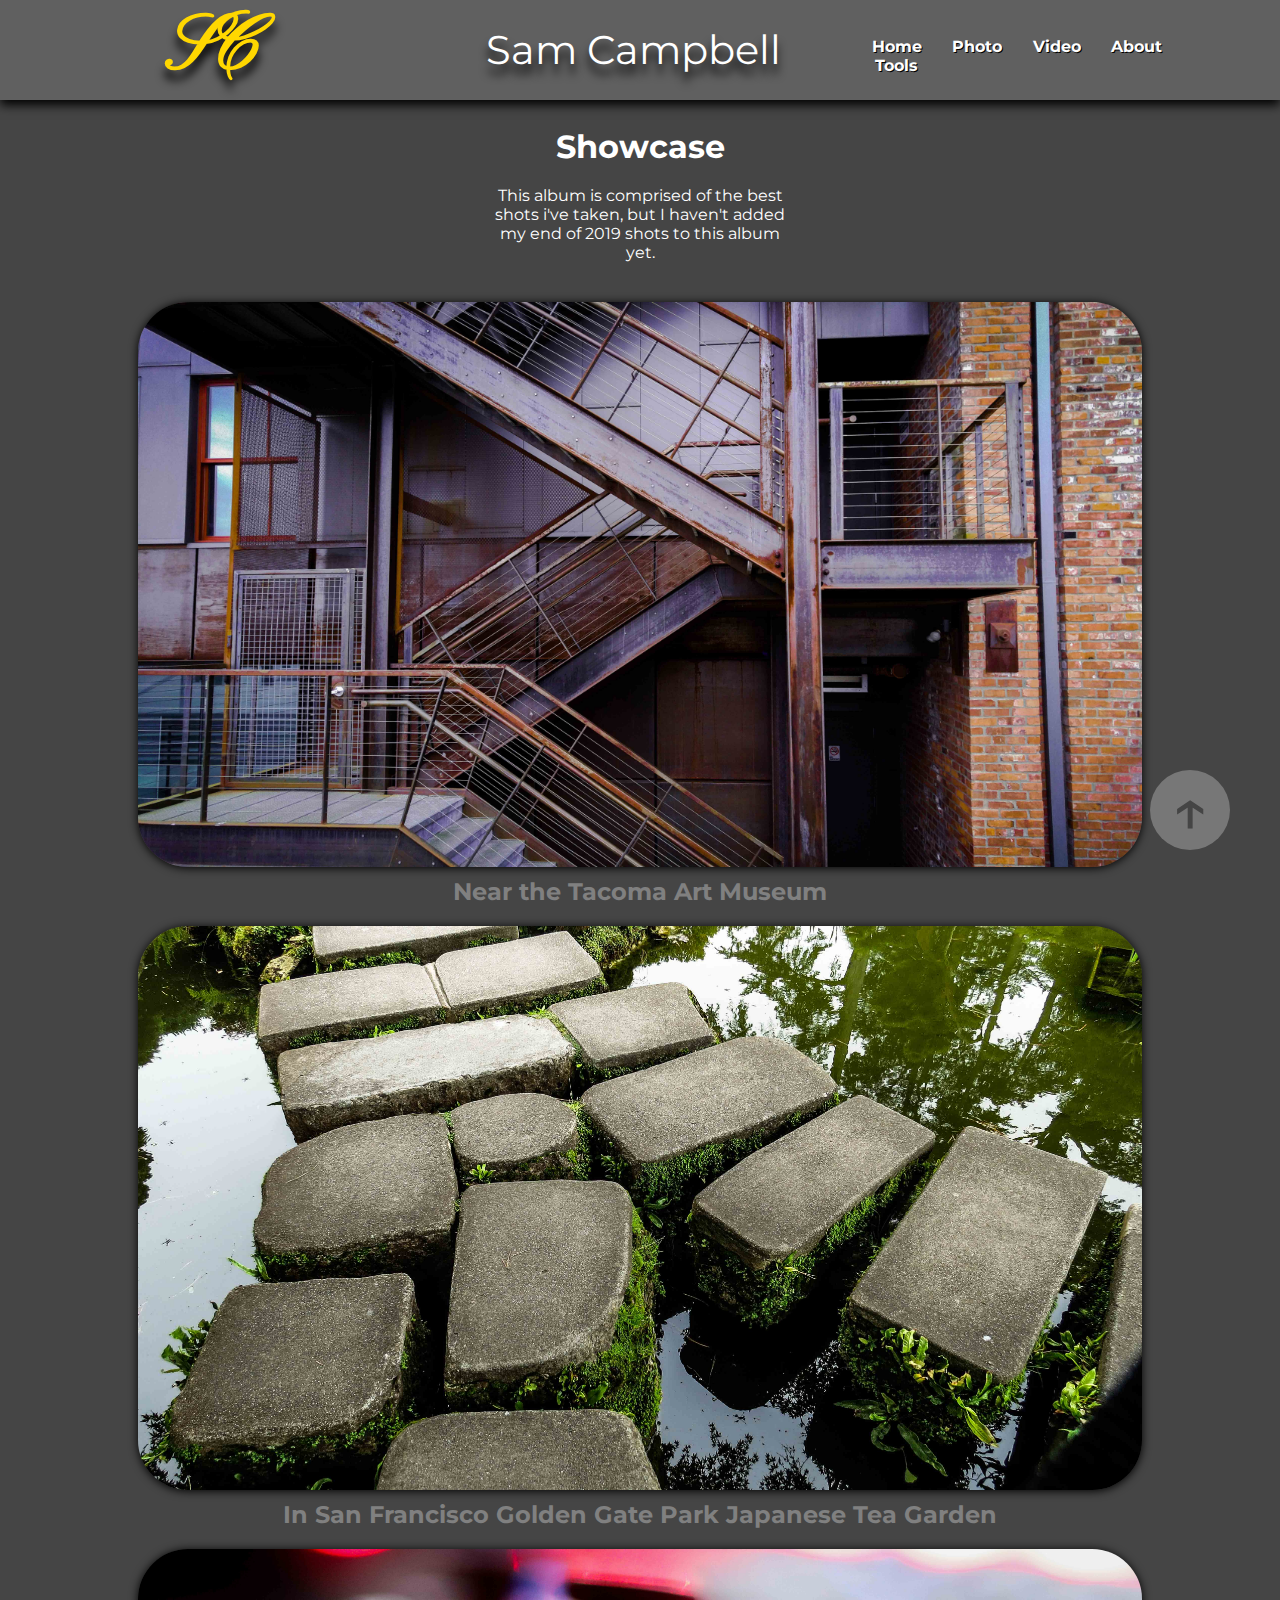
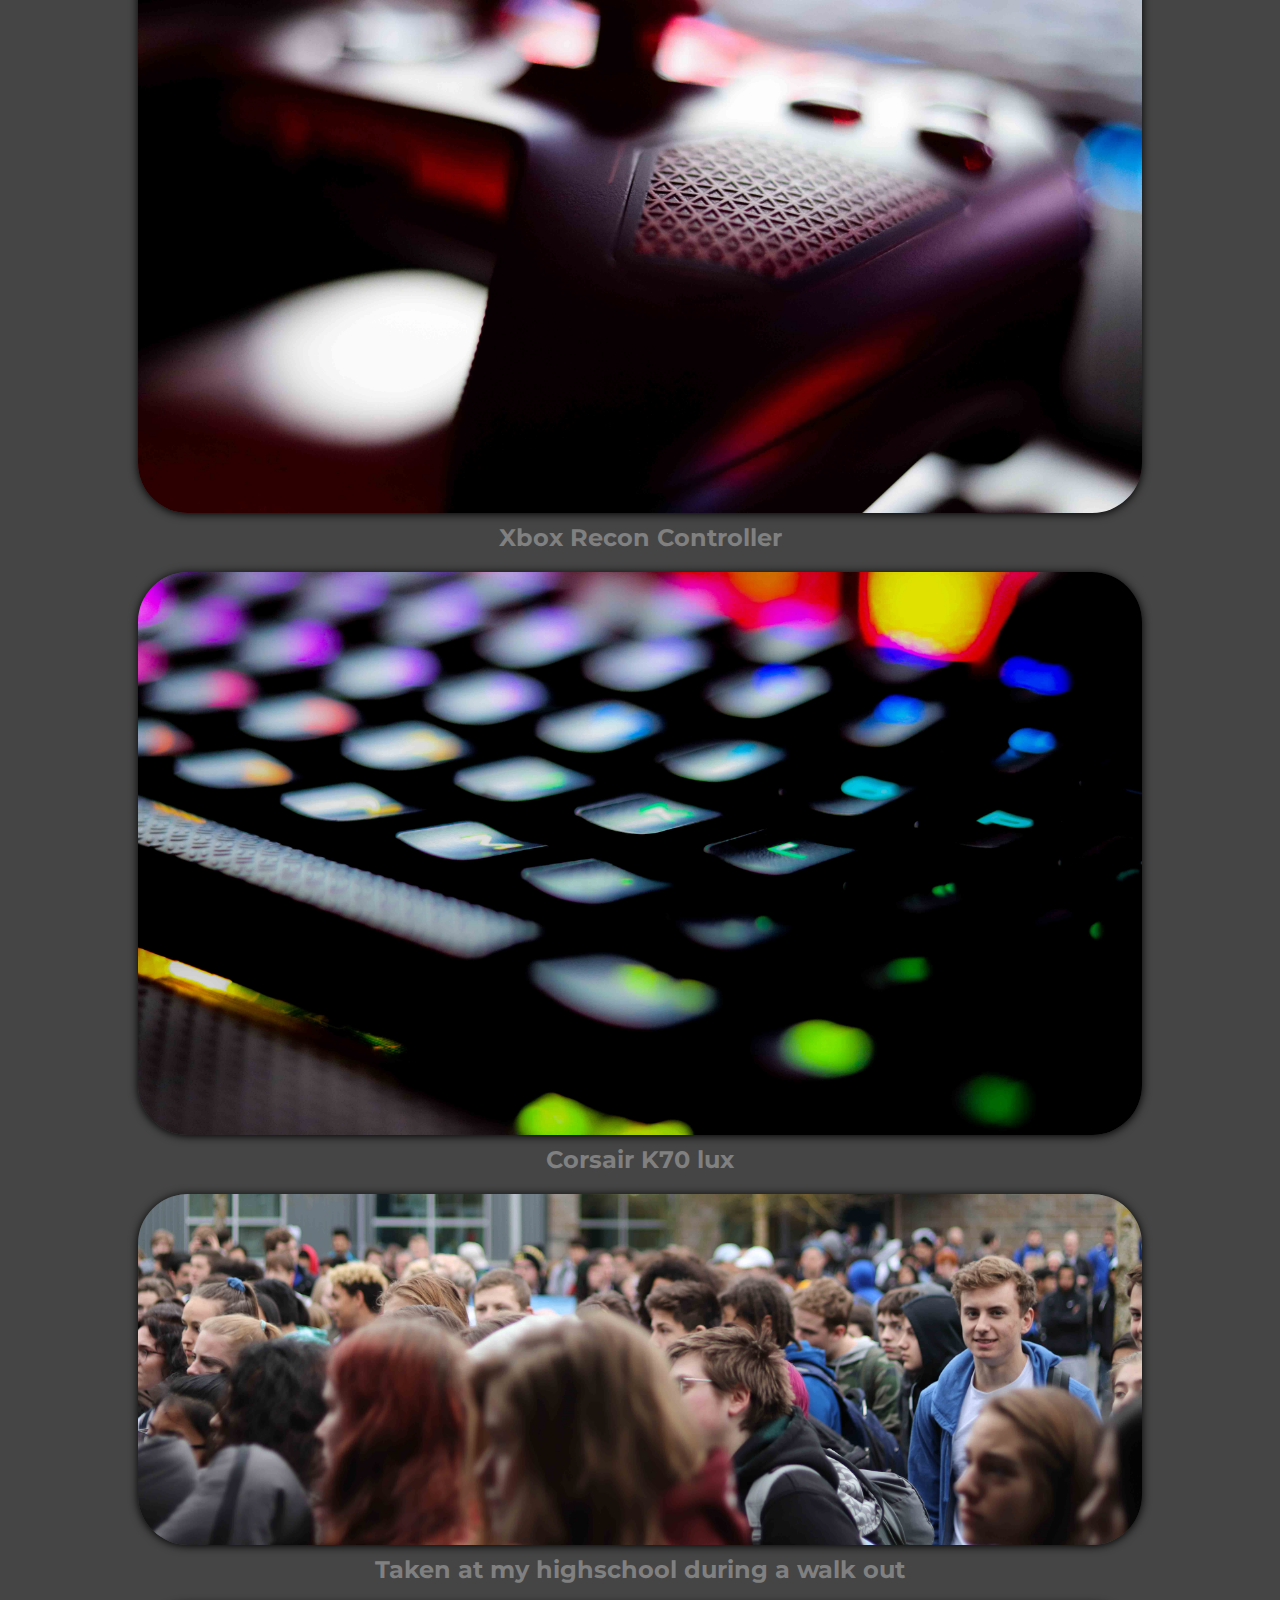
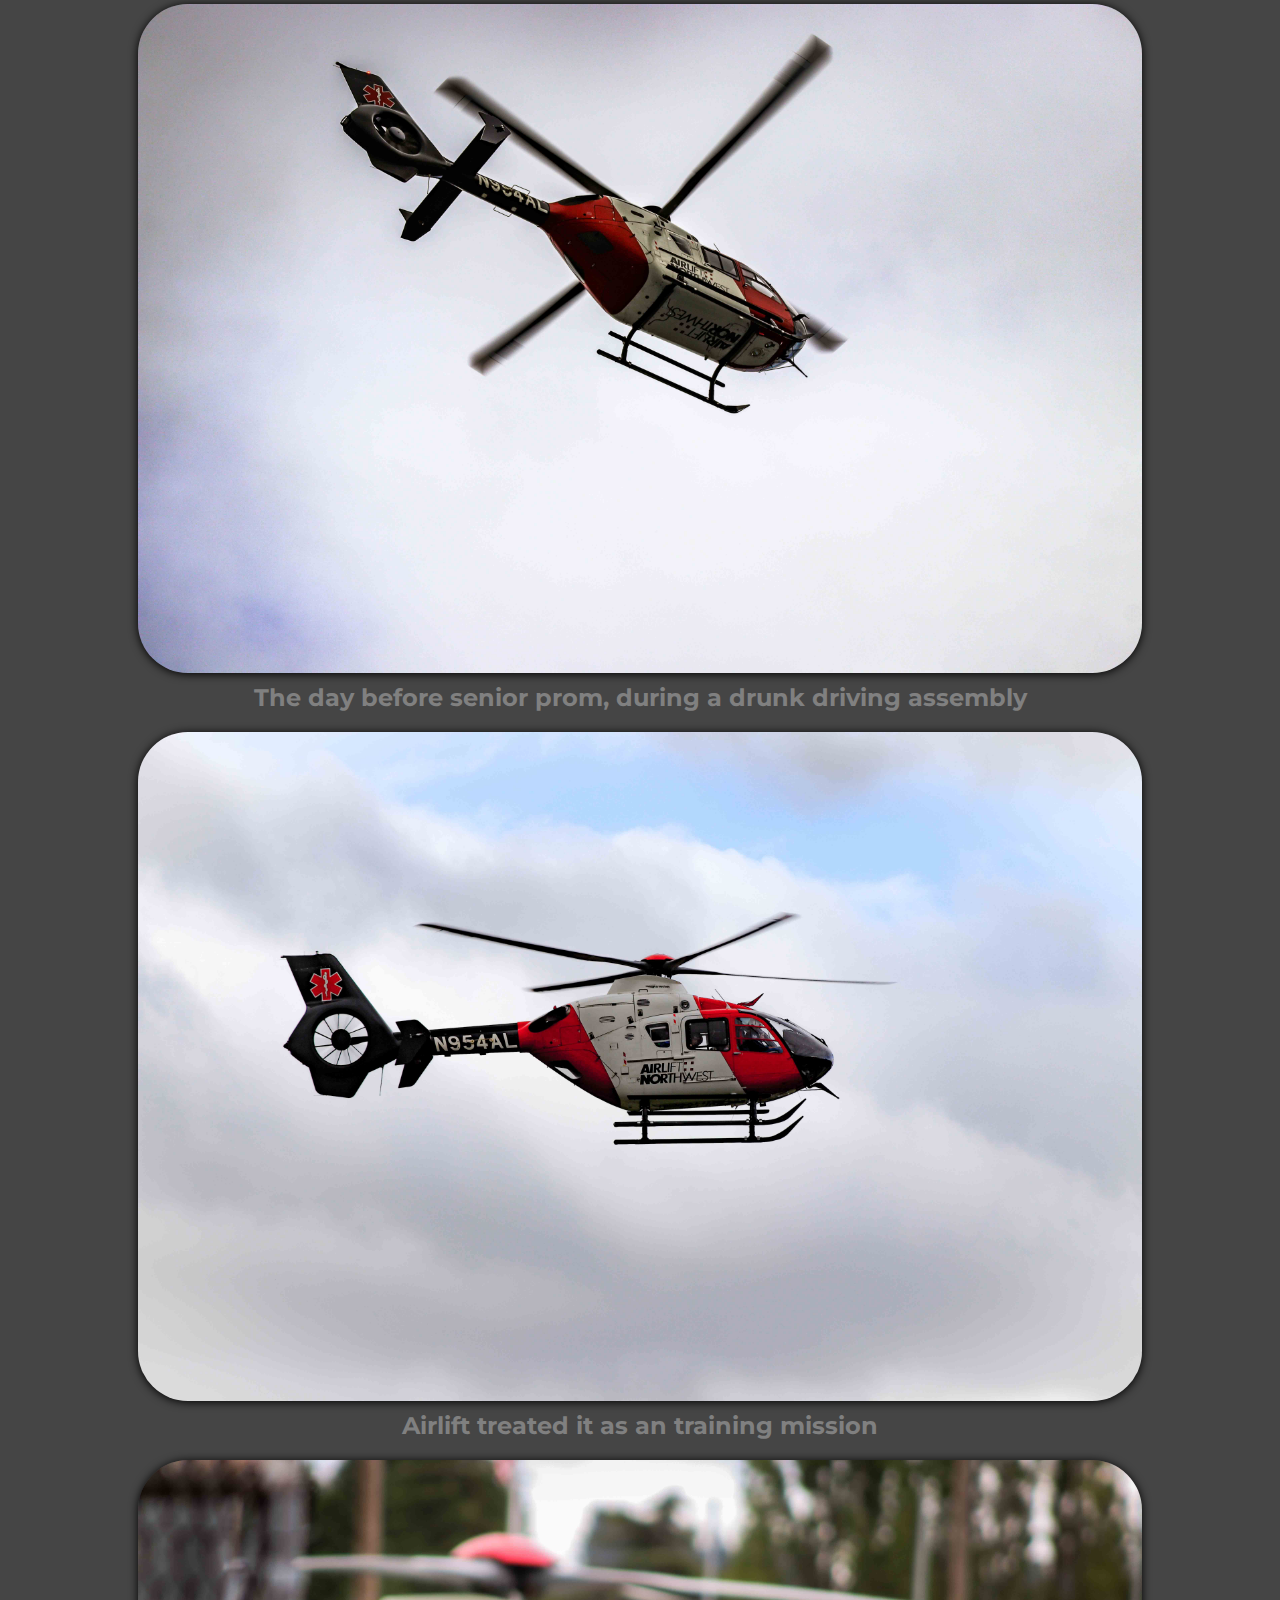
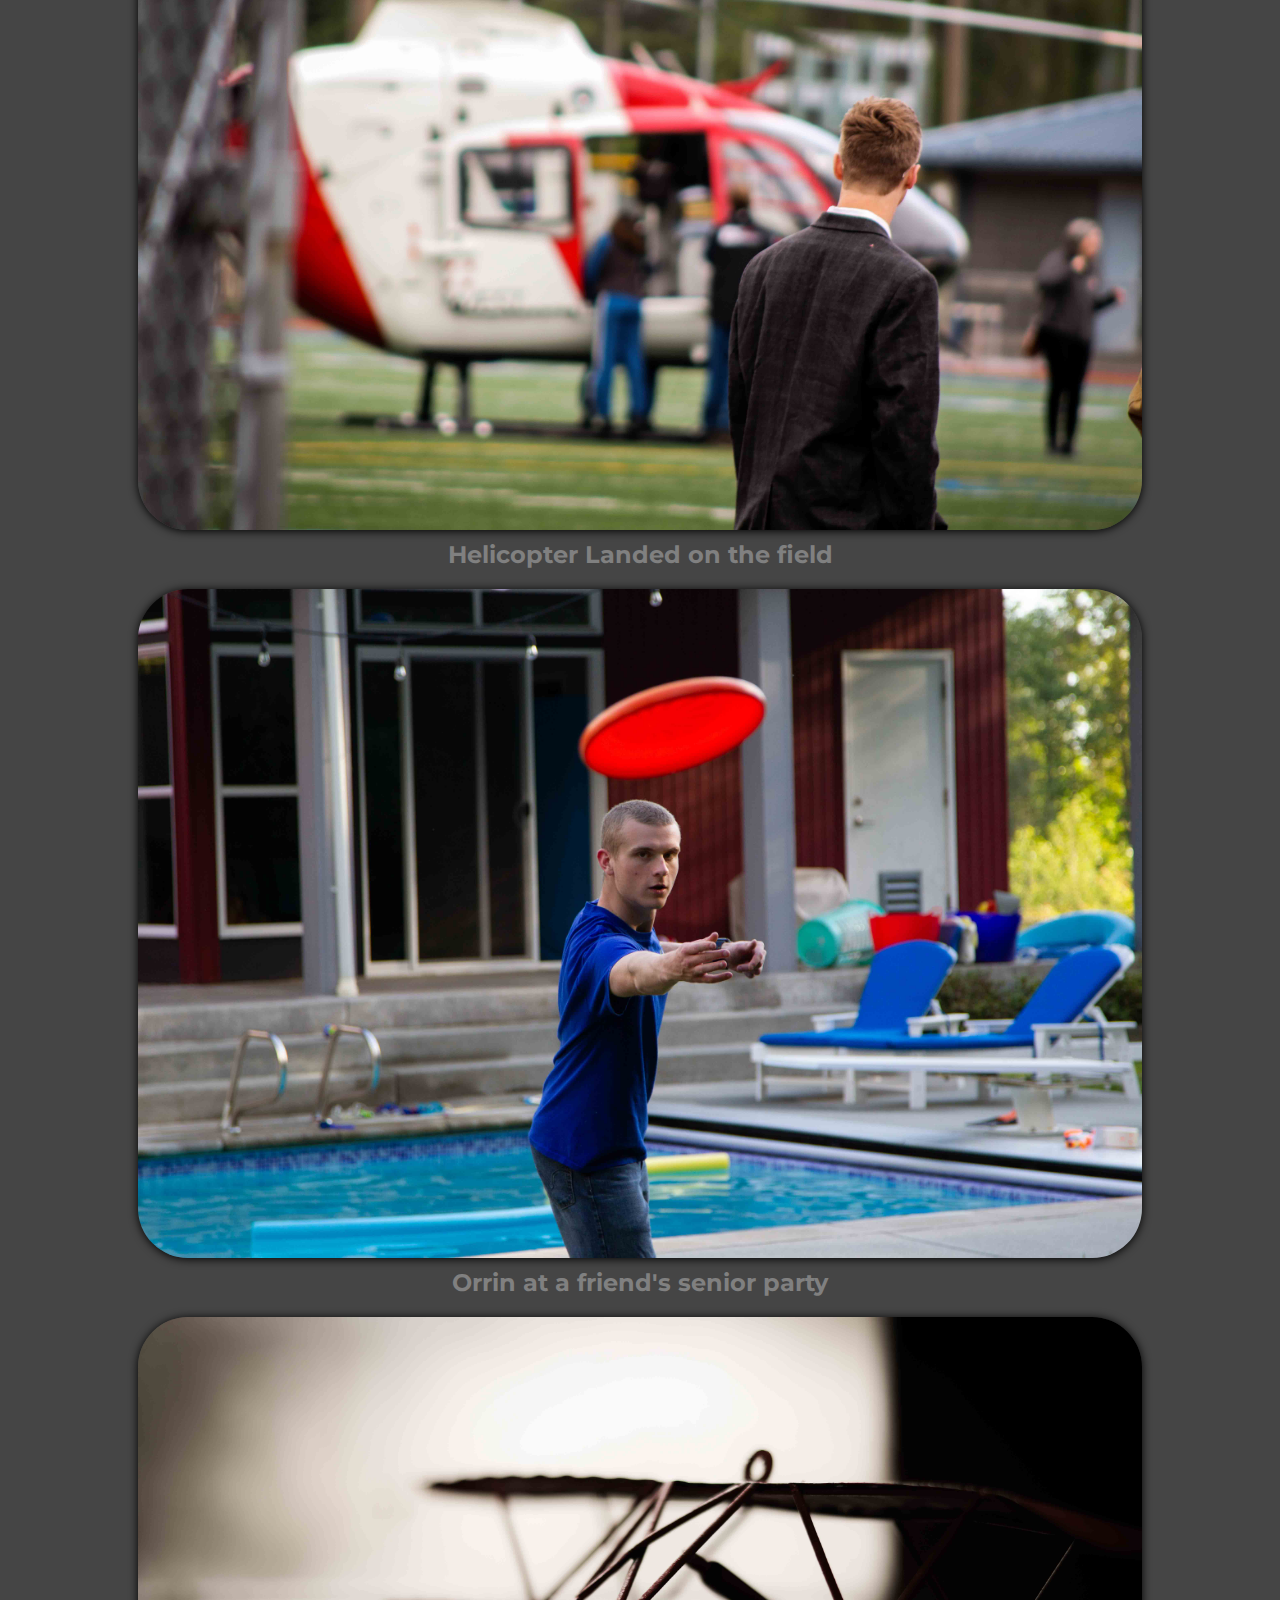
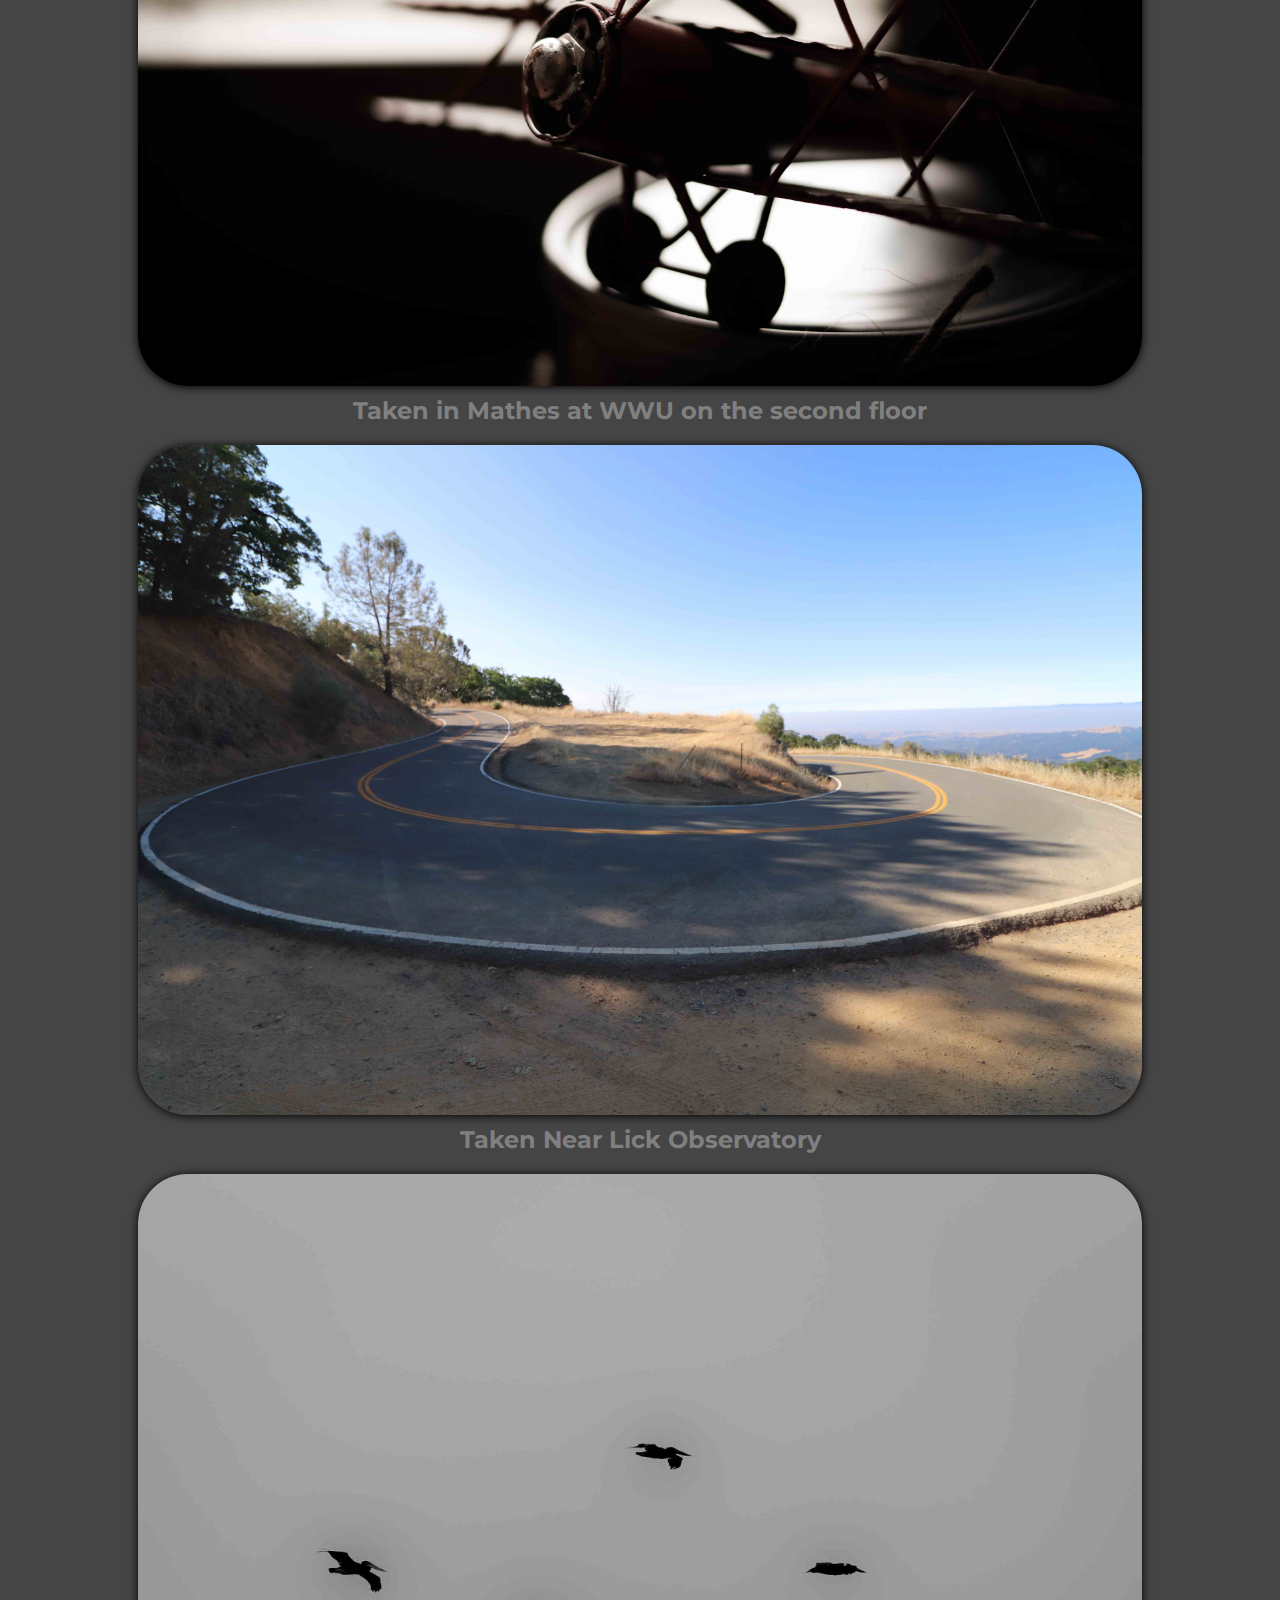
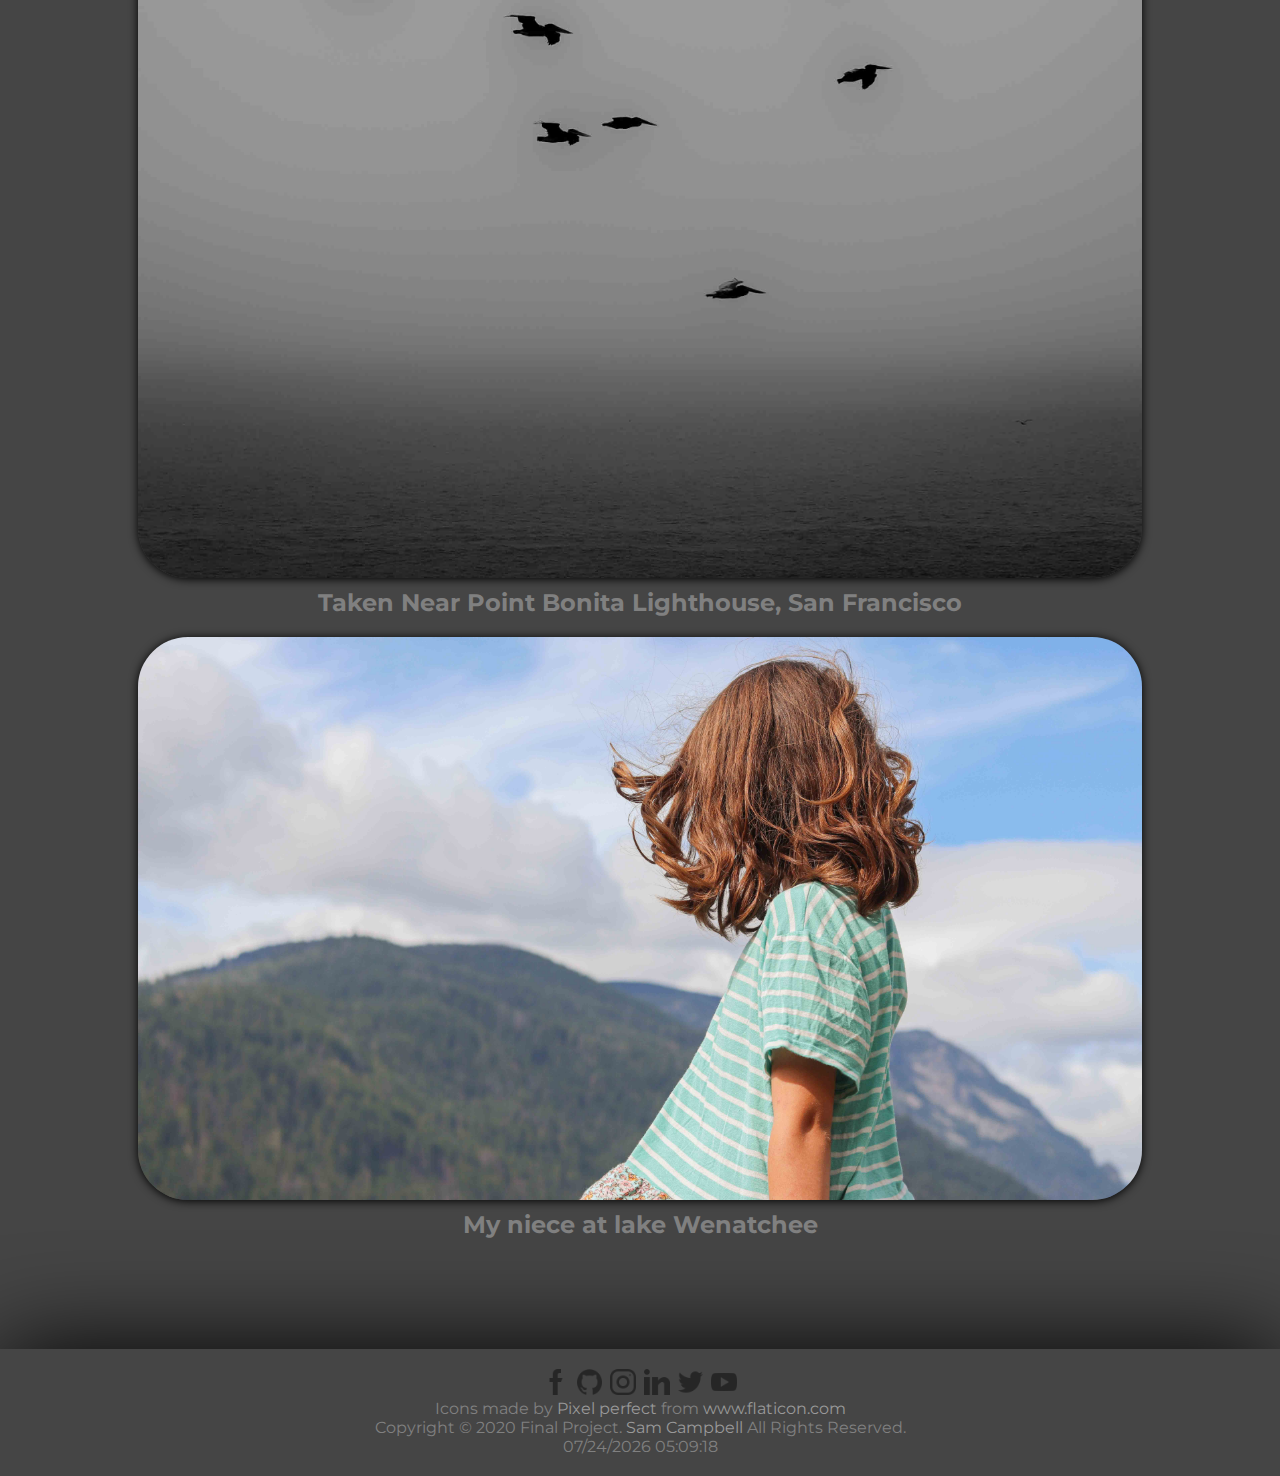
<file: albums/showcase.html>
<!DOCTYPE html>
<html lang="en">
    
    <head>
        <meta charset="UTF-8">
        <meta name="viewport" content="width=device-width, initial-scale=1.0">
        <link href="../css/style.css" rel="stylesheet" type="text/css">
        <link href="../css/photo.css" rel="stylesheet" type="text/css">
        <link rel="shortcut icon" href="../images/favicon.png"/>
        <title>SC | Photo | Showcase</title>
    </head>

    <body>
        <header>
            <div class="row" id="1">
                <div class="column logo">
                        <h1>SC</h1>
                </div>

                <div class="column title">
                    <a href="index.html">Sam Campbell</a>
                </div>

                <nav class="column">
                    <ul>
                        <li><a href="../index.html">Home</a></li>
                        <li><a href="../photo.html">Photo</a></li>
                        <li><a href="../video.html">Video</a></li>
                        <li><a href="../about.html">About</a></li>
                        <li><a href="../tools.html">Tools</a></li>
                    </ul>
                </nav>
            </div>
        </header>
        <div class="uparrw">
            <a href="#1">&uarr;</a>
        </div>
        <main>
            <h1>Showcase</h1>
            <p>This album is comprised of the best shots i've taken, but I haven't added my end of 2019 shots to this album yet.</p>
            <div class="row">
                <div class="column photoblock">
                    <img src="../images/showcase/showcase-01.jpg" alt="Near the Tacoma Art Museum">
                    <h2>Near the Tacoma Art Museum</h2>
                </div>
                <div class="column photoblock">
                    <img src="../images/showcase/showcase-02.jpg" alt="In San Francisco Golden Gate Park Japanese Tea Garden">
                    <h2>In San Francisco Golden Gate Park Japanese Tea Garden</h2>
                </div>
            </div>

            <div class="row">
                
            </div>

            <div class="row">
                <div class="column photoblock">
                    <img src="../images/showcase/showcase-05.jpg" alt="Xbox Recon Controller">
                    <h2>Xbox Recon Controller</h2>
                </div>
                <div class="column photoblock">
                    <img src="../images/showcase/showcase-06.jpg" alt="Corsair K70 lux">
                    <h2>Corsair K70 lux</h2>
                </div>
            </div>

            <div class="row">
                <div class="column photoblock fullwidth">
                    <img src="../images/showcase/showcase-07.jpg" alt="Taken at my highschool during a walk out">
                    <h2>Taken at my highschool during a walk out</h2>
                </div>
            </div>

            <div class="row">
                <div class="column photoblock">
                    <img src="../images/showcase/showcase-09.jpg" alt="The day before senior prom, during a drunk driving assembly">
                    <h2>The day before senior prom, during a drunk driving assembly</h2>
                </div>
                <div class="column photoblock">
                    <img src="../images/showcase/showcase-10.jpg" alt="Airlift treated it as an training mission">
                    <h2>Airlift treated it as an training mission</h2>
                </div>
            </div>

            <div class="row">
                <div class="column photoblock">
                    <img src="../images/showcase/showcase-11.jpg" alt="Helicopter Landed on the field">
                    <h2>Helicopter Landed on the field</h2>
                </div>
                <div class="column photoblock">
                    <img src="../images/showcase/showcase-12.jpg" alt="Orrin at a friend's senior party">
                    <h2>Orrin at a friend's senior party</h2>
                </div>
            </div>

            <div class="row">
                <div class="column photoblock">
                    <img src="../images/showcase/showcase-08.jpg" alt="Taken in Mathes at WWU on the second floor">
                    <h2>Taken in Mathes at WWU on the second floor</h2>
                </div>
                <div class="column photoblock">
                    <img src="../images/showcase/showcase-13.jpg" alt="Taken Near Lick Observatory">
                    <h2>Taken Near Lick Observatory</h2>
                </div>
            </div>

            <div class="row">
                <div class="column photoblock">
                    <img src="../images/showcase/showcase-14.jpg" alt="Taken Near Point Bonita Lighthouse, San Francisco">
                    <h2>Taken Near Point Bonita Lighthouse, San Francisco</h2>
                </div>
                <div class="column photoblock">
                    <img src="../images/showcase/showcase-15.jpg" alt="My niece at lake Wenatchee">
                    <h2>My niece at lake Wenatchee</h2>
                </div>
            </div>
        </main>
        <footer>
            <div class="row socialgroup">
                <a href="https://www.facebook.com/samcampbellwwu/"><img class="social" src="../images/social/facebook-1.png" alt="Facebook Profile"></a>
                <a href="https://github.com/AdnascentiaV"><img class="social" src="../images/social/github.png" alt="Github Profie"></a>
                <a href="https://www.instagram.com/adnascentiav/"><img class="social" src="../images/social/instagram.png" alt="Instagram Profile"></a>
                <a href="http://www.linkedin.com/in/samcampbellwwu"><img class="social" src="../images/social/linkedin.png" alt="Linkedin Profile"></a>
                <a href="https://twitter.com/AdnascentiaV"><img class="social" src="../images/social/twitter.png" alt="Twitter Profile"></a>
                <a href="https://www.youtube.com/channel/UC3AG950PMeNxd0upB1m7DqQ"><img class="social" src="../images/social/youtube.png" alt="Youtube Profie"></a>
            </div>
            <p>Icons made by <a href="https://www.flaticon.com/authors/pixel-perfect" title="Pixel perfect">Pixel perfect</a> from <a href="https://www.flaticon.com/" title="Flaticon">www.flaticon.com</a></p>
            <p>Copyright &copy; 2020 Final Project. <a href="https://campbellimagery.com">Sam Campbell</a> All Rights Reserved.</p>
            <script>var date = document.lastModified;document.write(date);</script>
        </footer>
    </body>
</html>
</file>
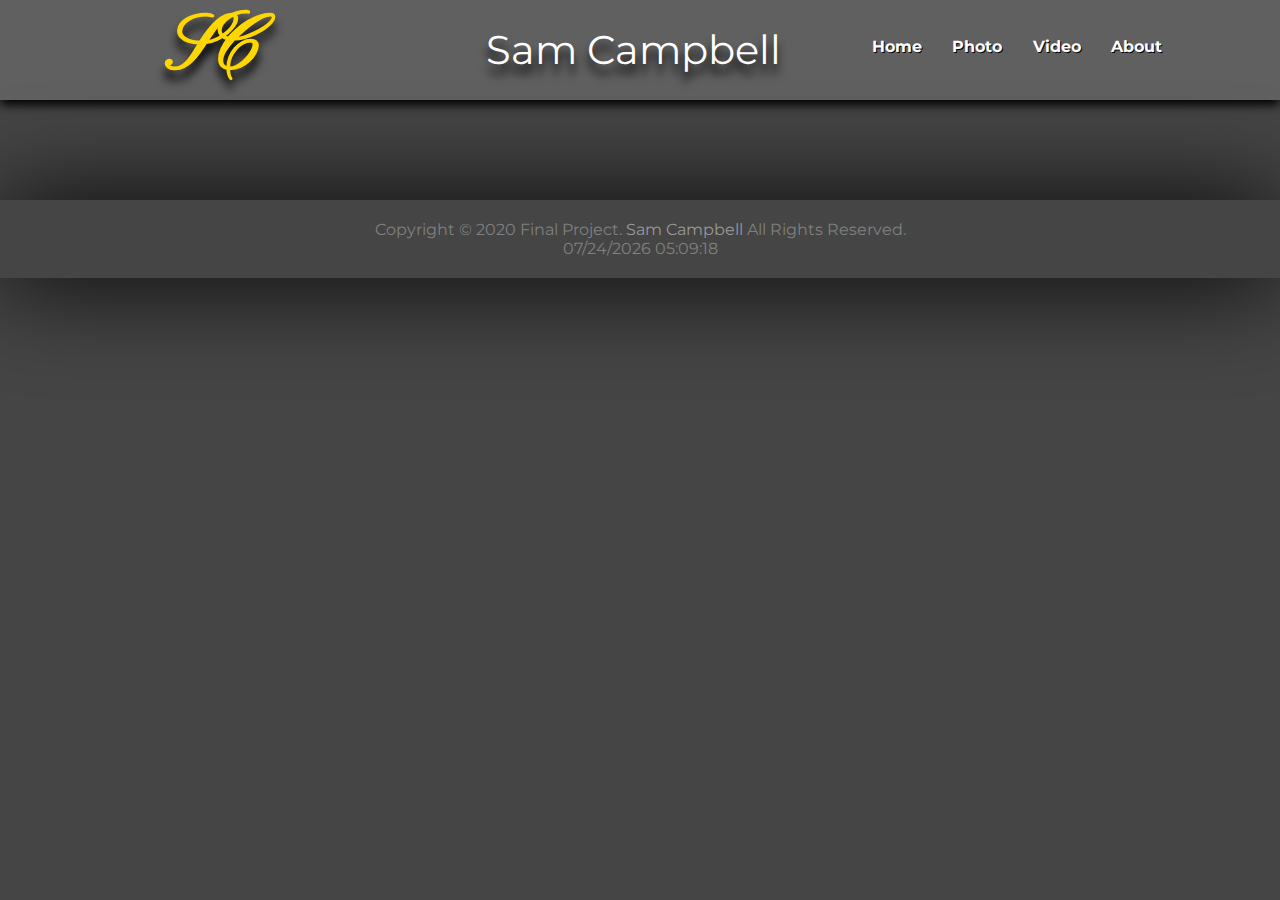
<file: HTML/about.html>
<!DOCTYPE html>
<html lang="en">
    
    <head>
        <meta charset="UTF-8">
        <meta name="viewport" content="width=device-width, initial-scale=1.0">
        <link href="css/style.css" rel="stylesheet" type="text/css">
        <link href="css/homestyle.css" rel="stylesheet" type="text/css">
        <link rel="shortcut icon" href="images/favicon.png"/>
        <title>Sam Campbell | Photo</title>
    </head>

    <body>
        <header>
            <div class="row">
                <div class="column logo">
                        <h1>SC</h1>
                </div>

                <div class="column title">
                    <a href="index.html">Sam Campbell</a>
                </div>

                <nav class="column">
                    <ul>
                        <li><a href="index.html">Home</a></li>
                        <li><a href="photo.html">Photo</a></li>
                        <li><a href="video.html">Video</a></li>
                        <li><a href="about.html">About</a></li>
                    </ul>
                </nav>
            </div>
        </header>

        <main>
        </main>

        <footer>
            <p>Copyright &copy; 2020 Final Project. <a href="https://campbellimagery.com">Sam Campbell</a> All Rights Reserved.</p>
            <script>var date = document.lastModified;document.write(date);</script>
        </footer>
    </body>
</html>
</file>
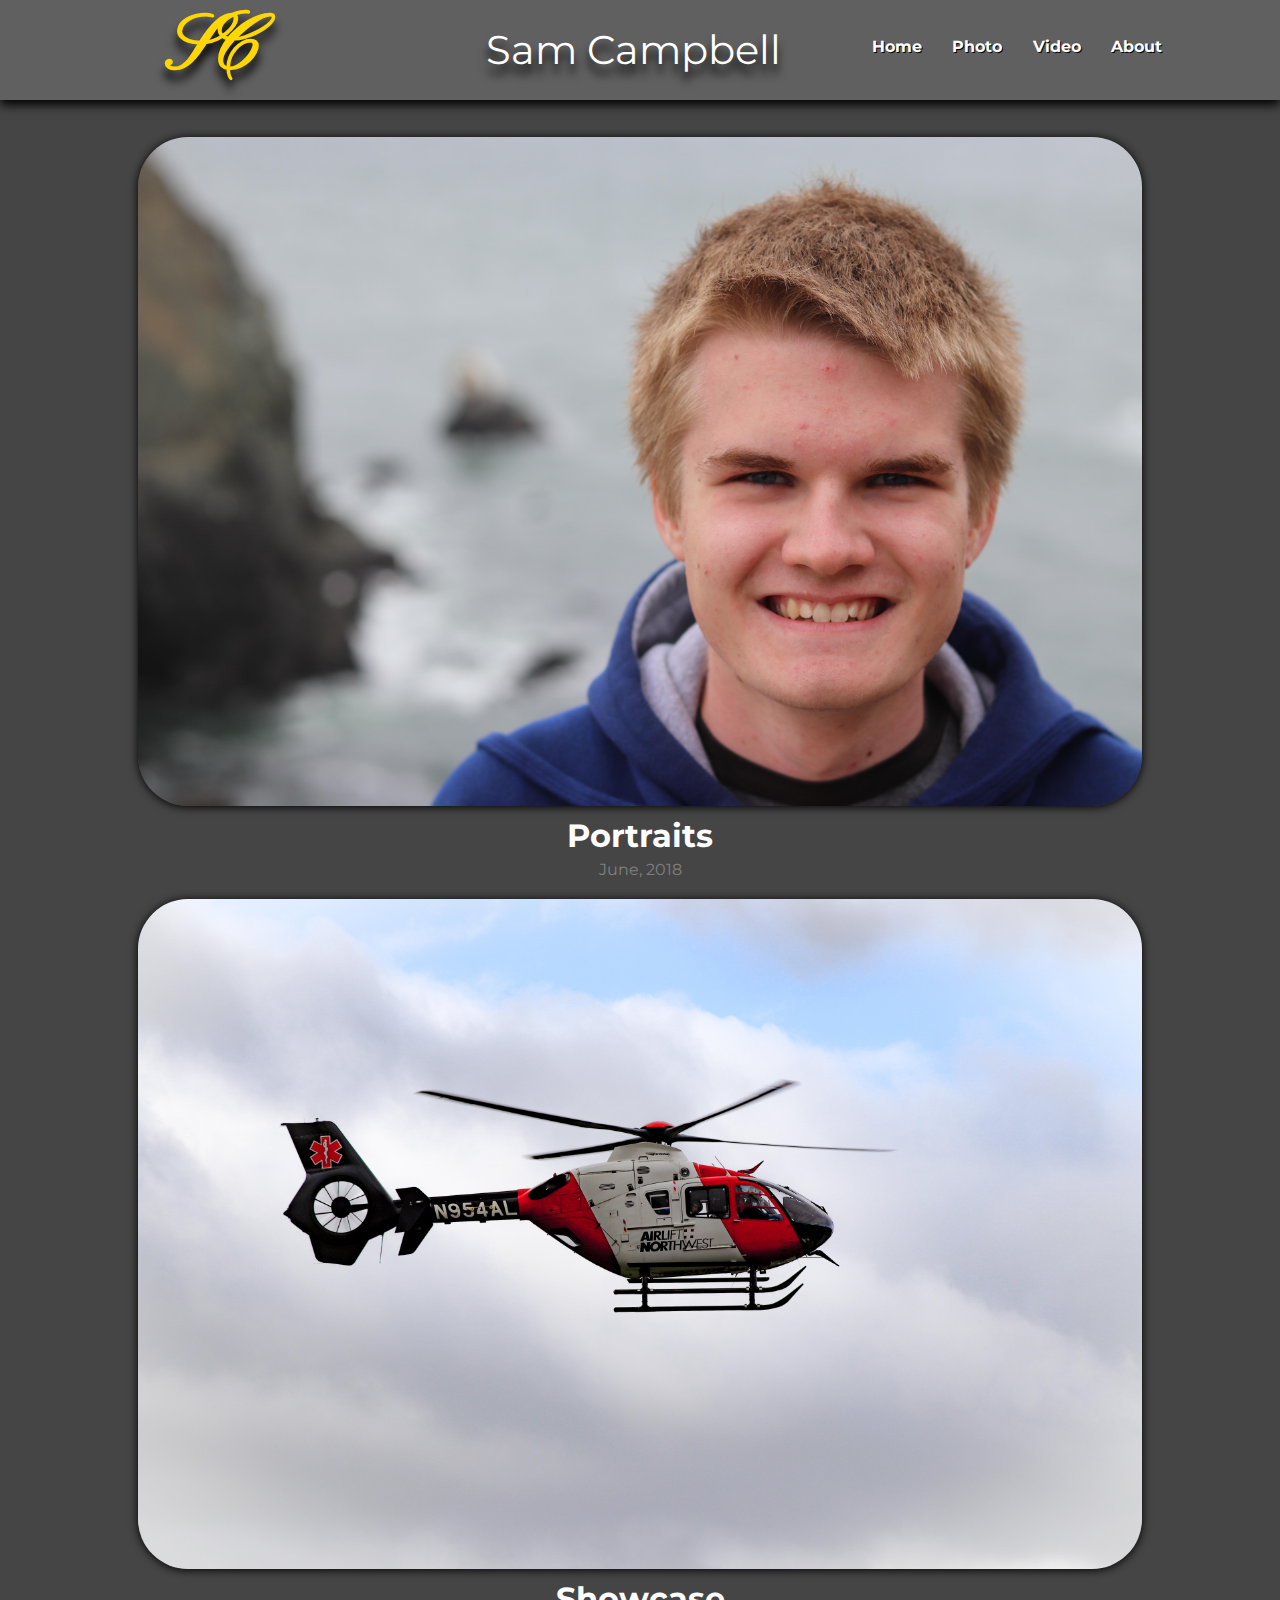
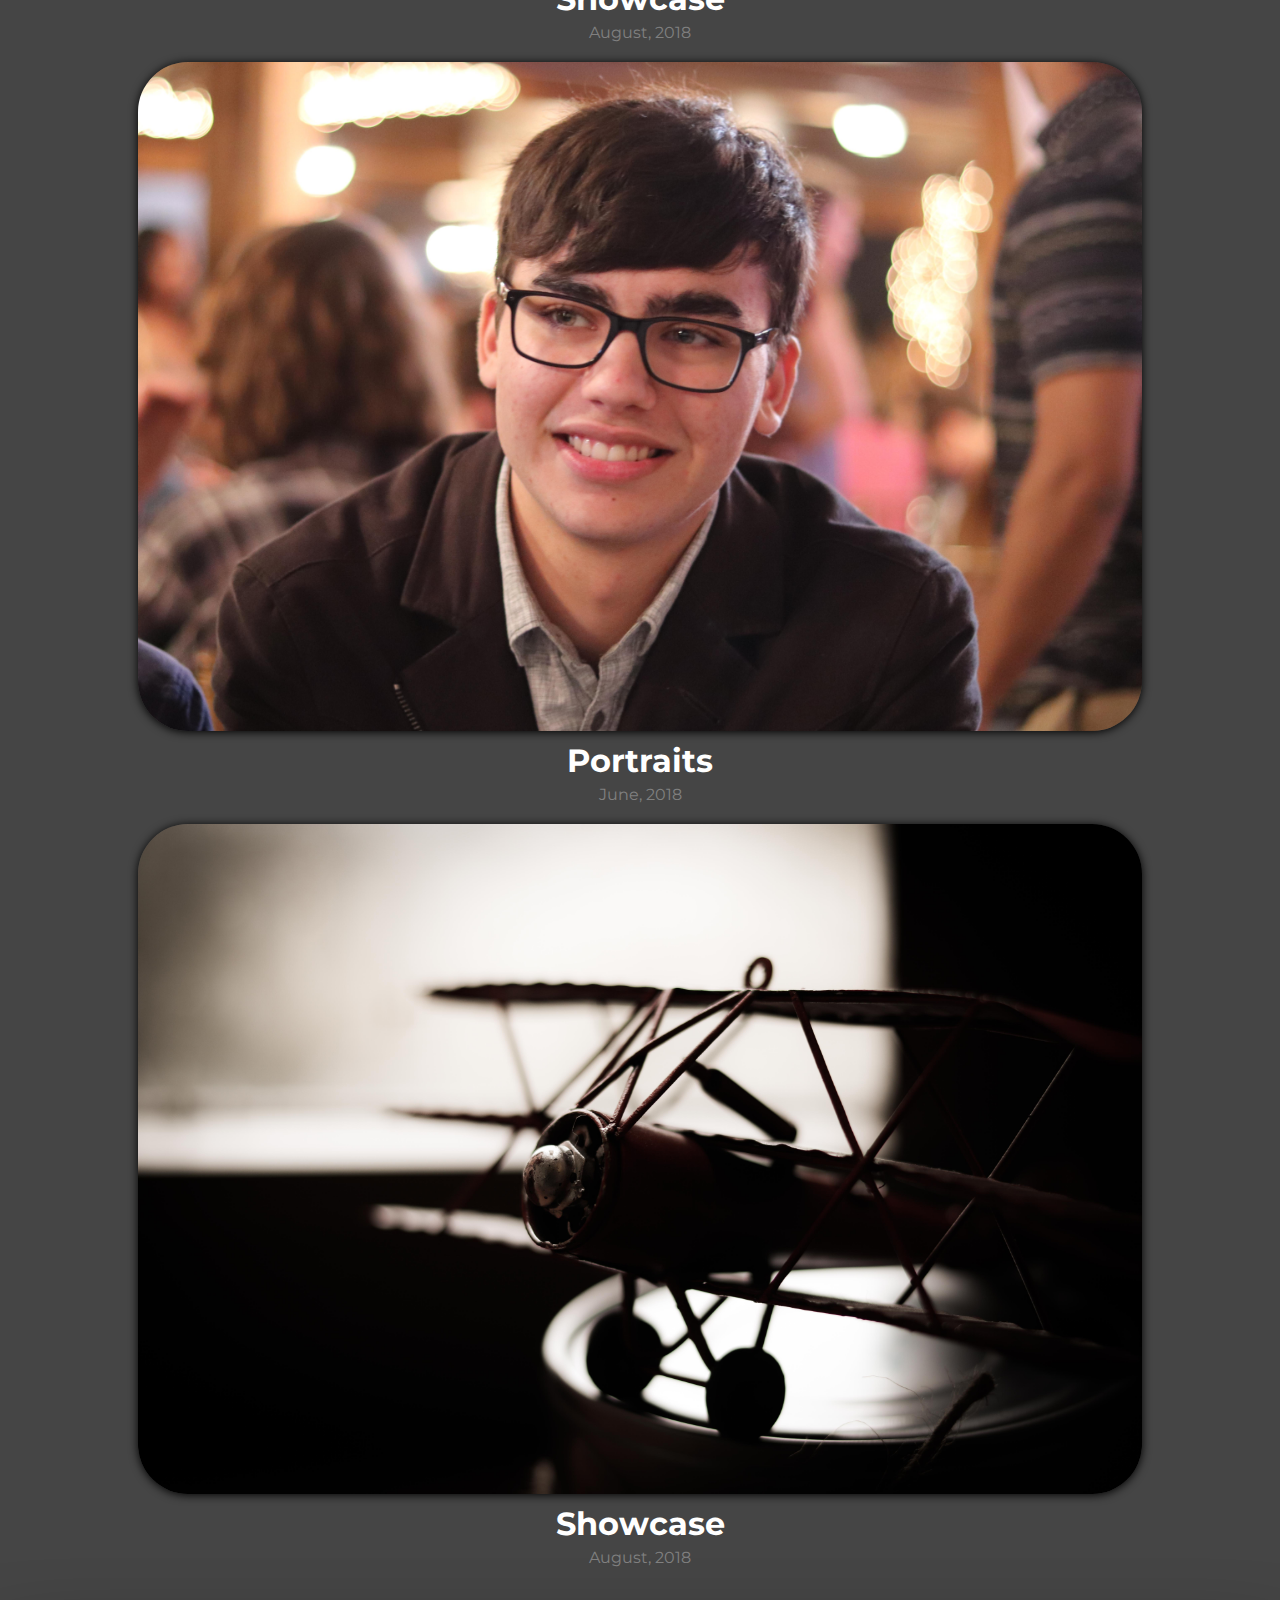
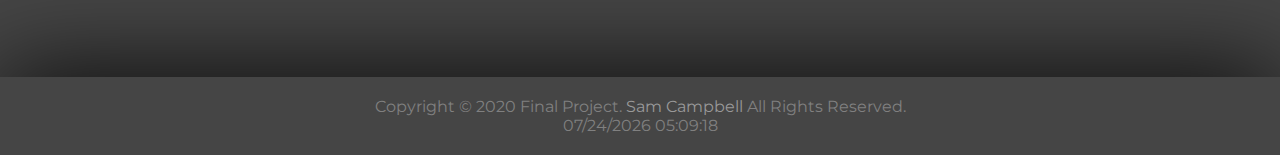
<file: HTML/photo.html>
<!DOCTYPE html>
<html lang="en">
    
    <head>
        <meta charset="UTF-8">
        <meta name="viewport" content="width=device-width, initial-scale=1.0">
        <link href="css/style.css" rel="stylesheet" type="text/css">
        <link href="css/photo.css" rel="stylesheet" type="text/css">
        <link rel="shortcut icon" href="images/favicon.png"/>
        <title>Sam Campbell | Photo</title>
    </head>

    <body>
        <header>
            <div class="row">
                <div class="column logo">
                        <h1>SC</h1>
                </div>

                <div class="column title">
                    <a href="index.html">Sam Campbell</a>
                </div>

                <nav class="column">
                    <ul>
                        <li><a href="index.html">Home</a></li>
                        <li><a href="photo.html">Photo</a></li>
                        <li><a href="video.html">Video</a></li>
                        <li><a href="about.html">About</a></li>
                    </ul>
                </nav>
            </div>
        </header>

        <main>

            <div class="row">
                <div class="column photoblock whitehover">
                    <a href="/HTML/albums/portrait.html"><img src="images/portraits/portraits-7.jpg" alt=""></a>
                    <h1>Portraits</h1>
                    <p>June, 2018</p>
                </div>

                <div class="column photoblock whitehover">
                    <a href="albums/showcase.html"><img src="images/showcase/showcase-10.jpg" alt=""></a>
                    <h1>Showcase</h1>
                    <p>August, 2018</p>
                </div>
            </div>

            <div class="row">
                <div class="column photoblock whitehover">
                    <a href=""><img src="images/portraits/portraits-1.jpg" alt=""></a>
                    <h1>Portraits</h1>
                    <p>June, 2018</p>
                </div>

                <div class="column photoblock whitehover">
                    <a href=""><img src="images/showcase/showcase-08.jpg" alt=""></a>
                    <h1>Showcase</h1>
                    <p>August, 2018</p>
                </div>
            </div>
        </main>
        <footer>
            <p>Copyright &copy; 2020 Final Project. <a href="https://campbellimagery.com">Sam Campbell</a> All Rights Reserved.</p>
            <script>var date = document.lastModified;document.write(date);</script>
        </footer>
    </body>
</html>
</file>
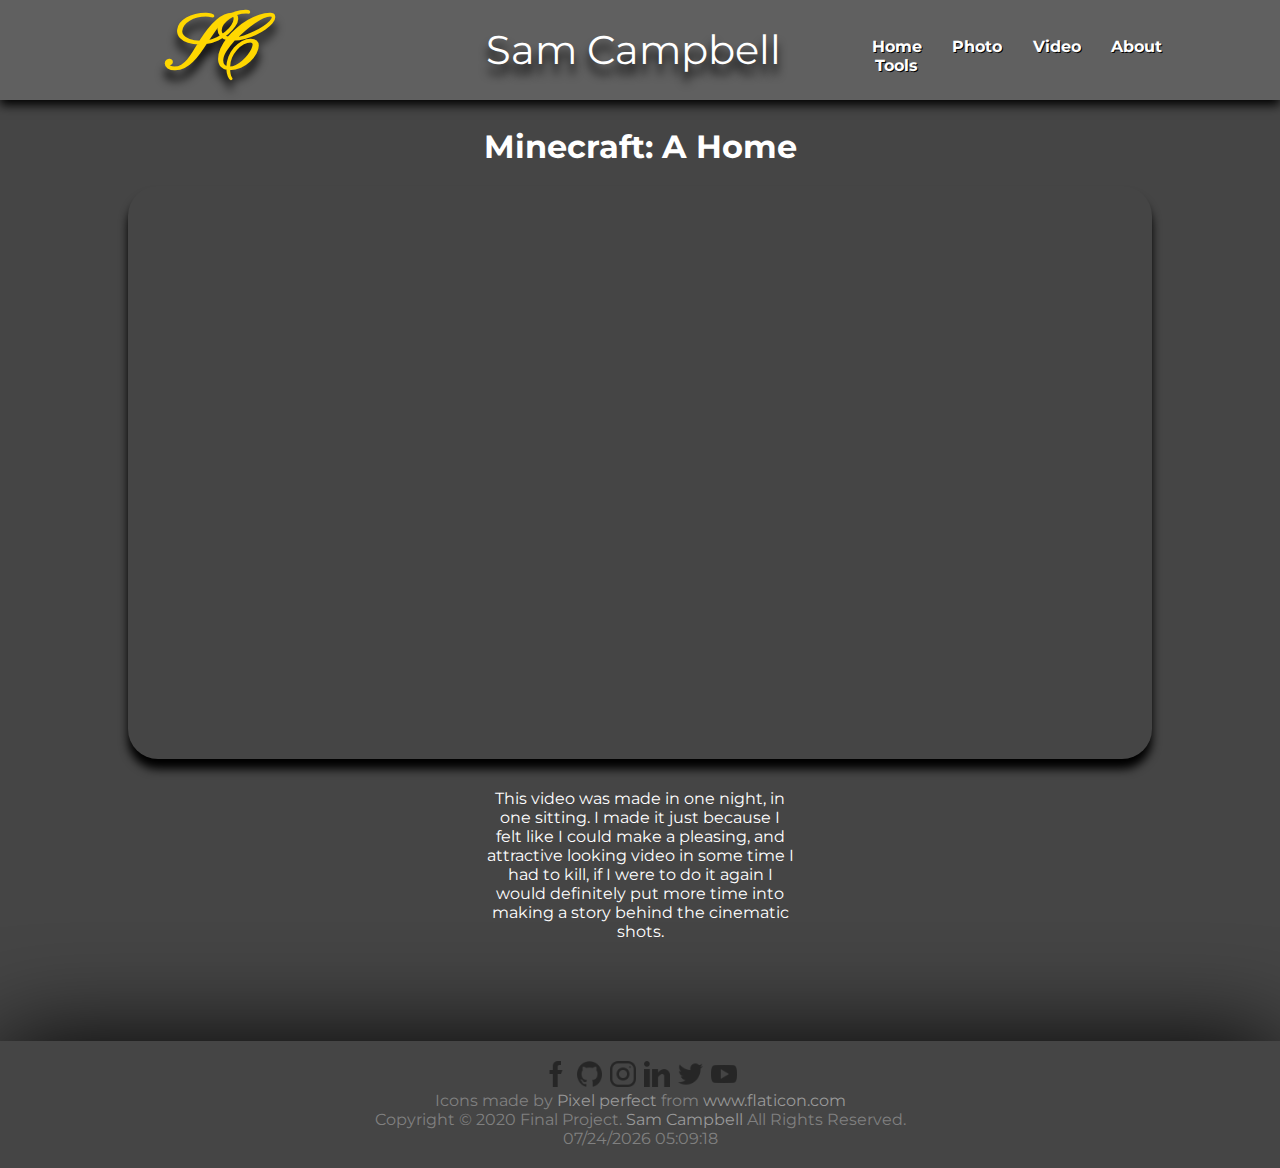
<file: videos/mchome.html>
<!DOCTYPE html>
<html lang="en">
    
    <head>
        <meta charset="UTF-8">
        <meta name="viewport" content="width=device-width, initial-scale=1.0">
        <link href="../css/style.css" rel="stylesheet" type="text/css">
        <link href="../css/photo.css" rel="stylesheet" type="text/css">
        <link rel="shortcut icon" href="../images/favicon.png"/>
        <title>SC | Video | MC Home</title>
    </head>

    <body>
        <header>
            <div class="row">
                <div class="column logo">
                        <h1>SC</h1>
                </div>

                <div class="column title">
                    <a href="index.html">Sam Campbell</a>
                </div>

                <nav class="column">
                    <ul>
                        <li><a href="../index.html">Home</a></li>
                        <li><a href="../photo.html">Photo</a></li>
                        <li><a href="../video.html">Video</a></li>
                        <li><a href="../about.html">About</a></li>
                        <li><a href="../tools.html">Tools</a></li>
                    </ul>
                </nav>
            </div>
        </header>

        <main>
            <h1>Minecraft: A Home</h1>
            <iframe class="youtube" src="https://www.youtube.com/embed/cQri4e7ObLw" allow="accelerometer; autoplay; encrypted-media; gyroscope; picture-in-picture" allowfullscreen></iframe>
            <p>This video was made in one night, in one sitting. I made it just because I felt like I could make a pleasing, and attractive looking video in some time I had to kill, if I were to do it again I would definitely put more time into making a story behind the cinematic shots.</p>
        </main>
        <footer>
            <div class="row socialgroup">
                <a href="https://www.facebook.com/samcampbellwwu/"><img class="social" src="../images/social/facebook-1.png" alt="Facebook Profile"></a>
                <a href="https://github.com/AdnascentiaV"><img class="social" src="../images/social/github.png" alt="Github Profie"></a>
                <a href="https://www.instagram.com/adnascentiav/"><img class="social" src="../images/social/instagram.png" alt="Instagram Profile"></a>
                <a href="http://www.linkedin.com/in/samcampbellwwu"><img class="social" src="../images/social/linkedin.png" alt="Linkedin Profile"></a>
                <a href="https://twitter.com/AdnascentiaV"><img class="social" src="../images/social/twitter.png" alt="Twitter Profile"></a>
                <a href="https://www.youtube.com/channel/UC3AG950PMeNxd0upB1m7DqQ"><img class="social" src="../images/social/youtube.png" alt="Youtube Profie"></a>
            </div>
            <p>Icons made by <a href="https://www.flaticon.com/authors/pixel-perfect" title="Pixel perfect">Pixel perfect</a> from <a href="https://www.flaticon.com/" title="Flaticon">www.flaticon.com</a></p>
            <p>Copyright &copy; 2020 Final Project. <a href="https://campbellimagery.com">Sam Campbell</a> All Rights Reserved.</p>
            <script>var date = document.lastModified;document.write(date);</script>
        </footer>
    </body>
</html>
</file>
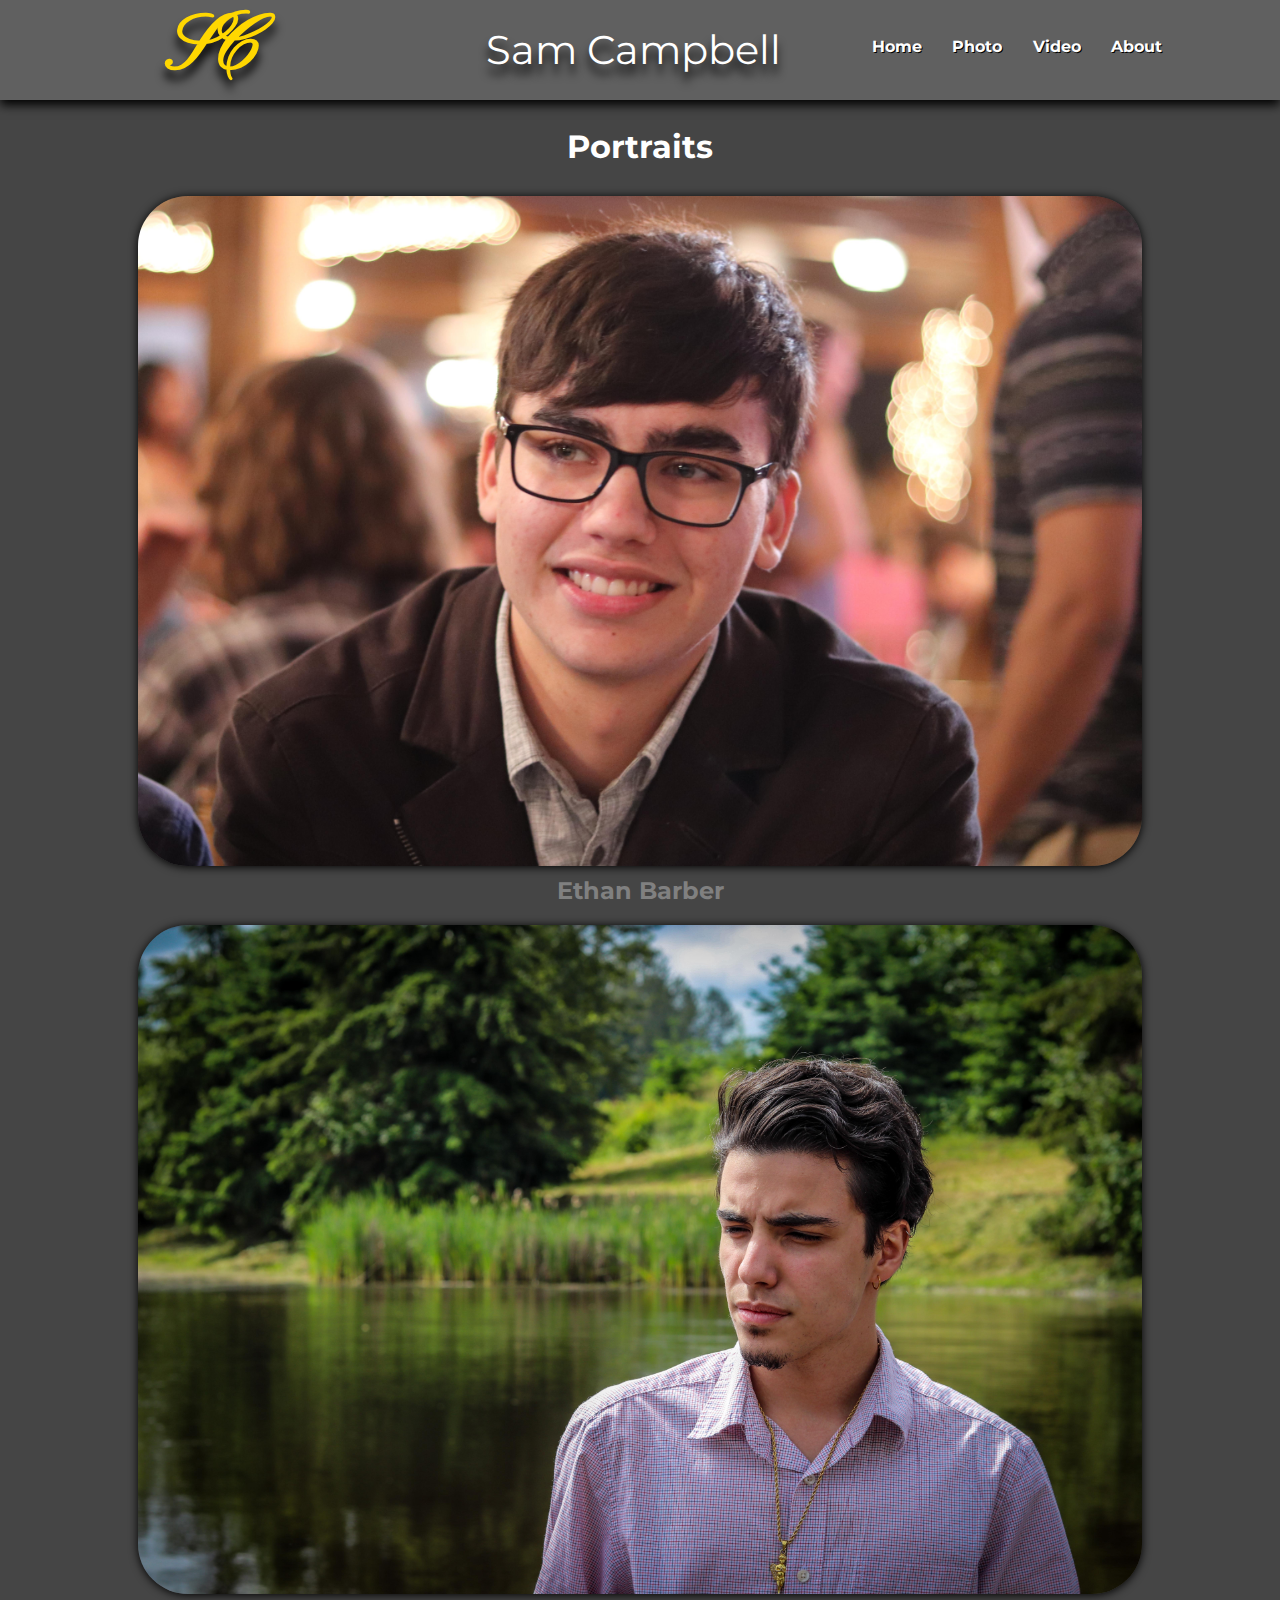
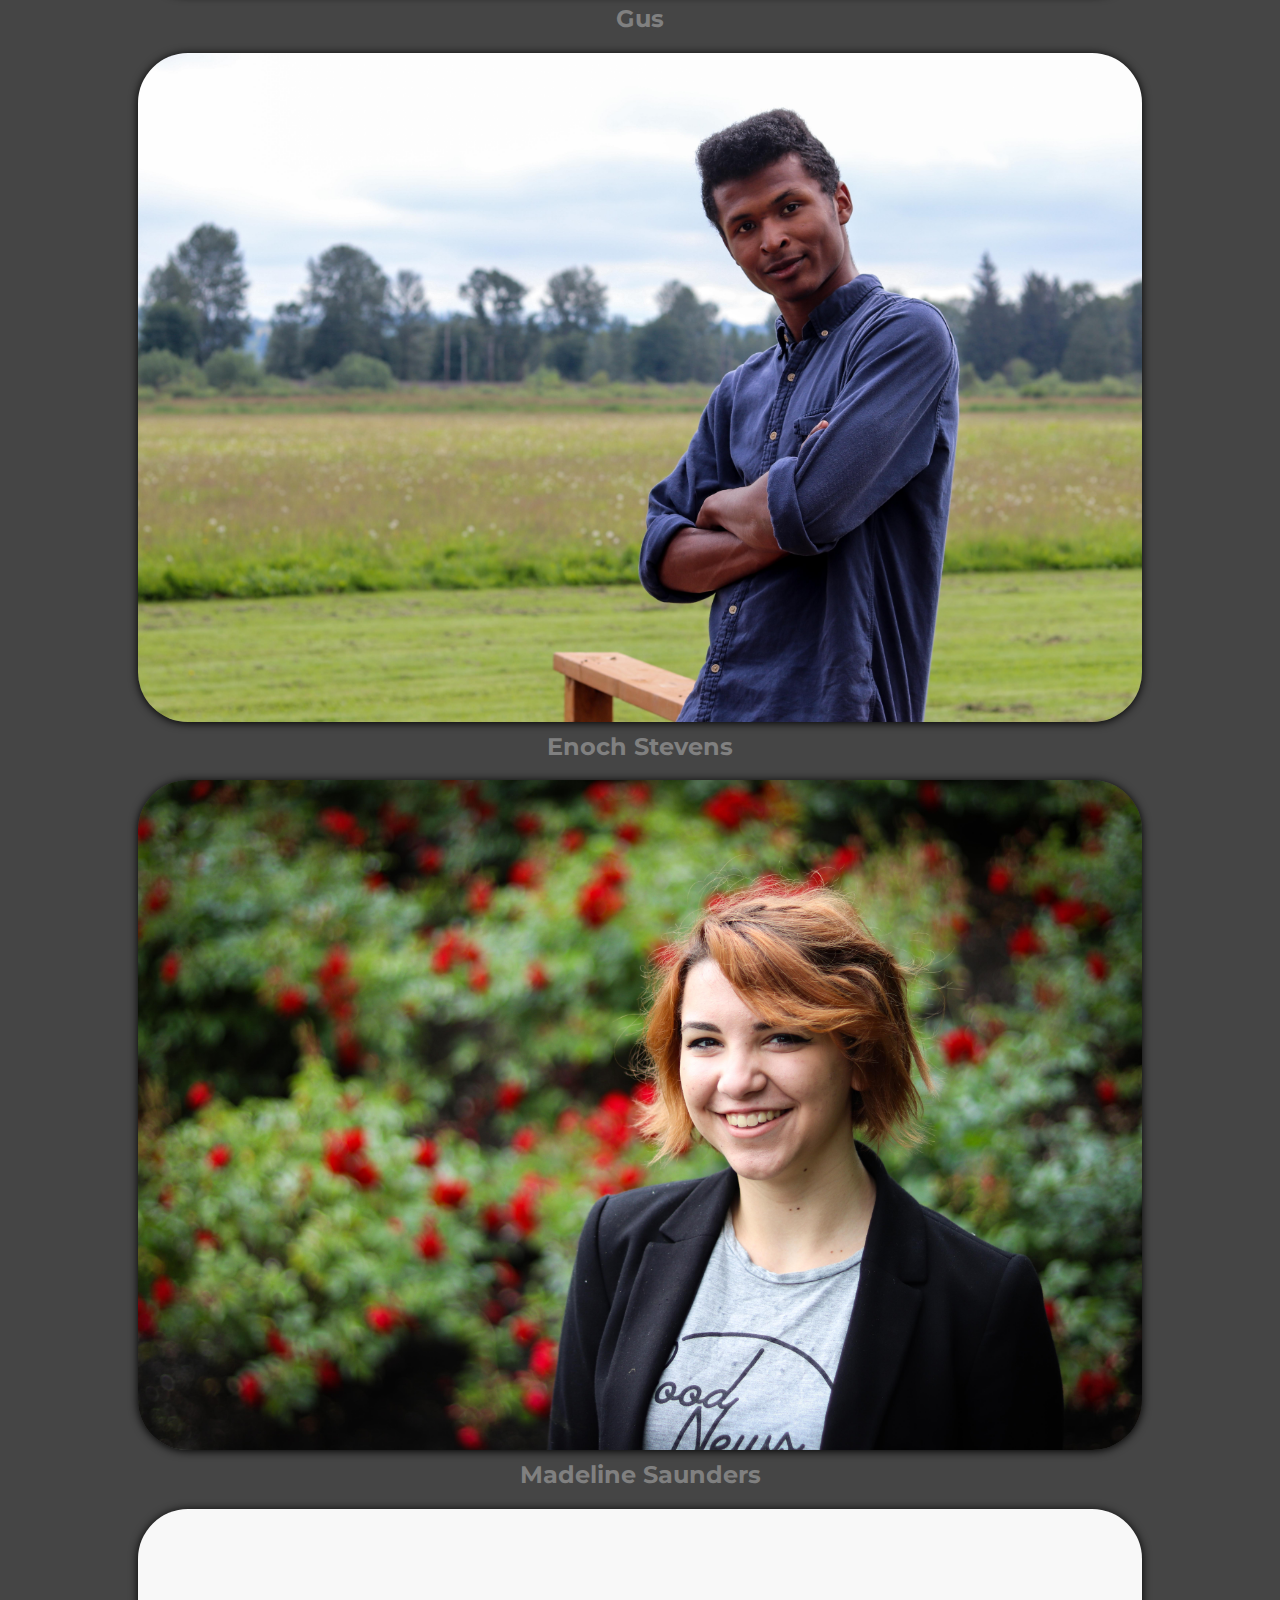
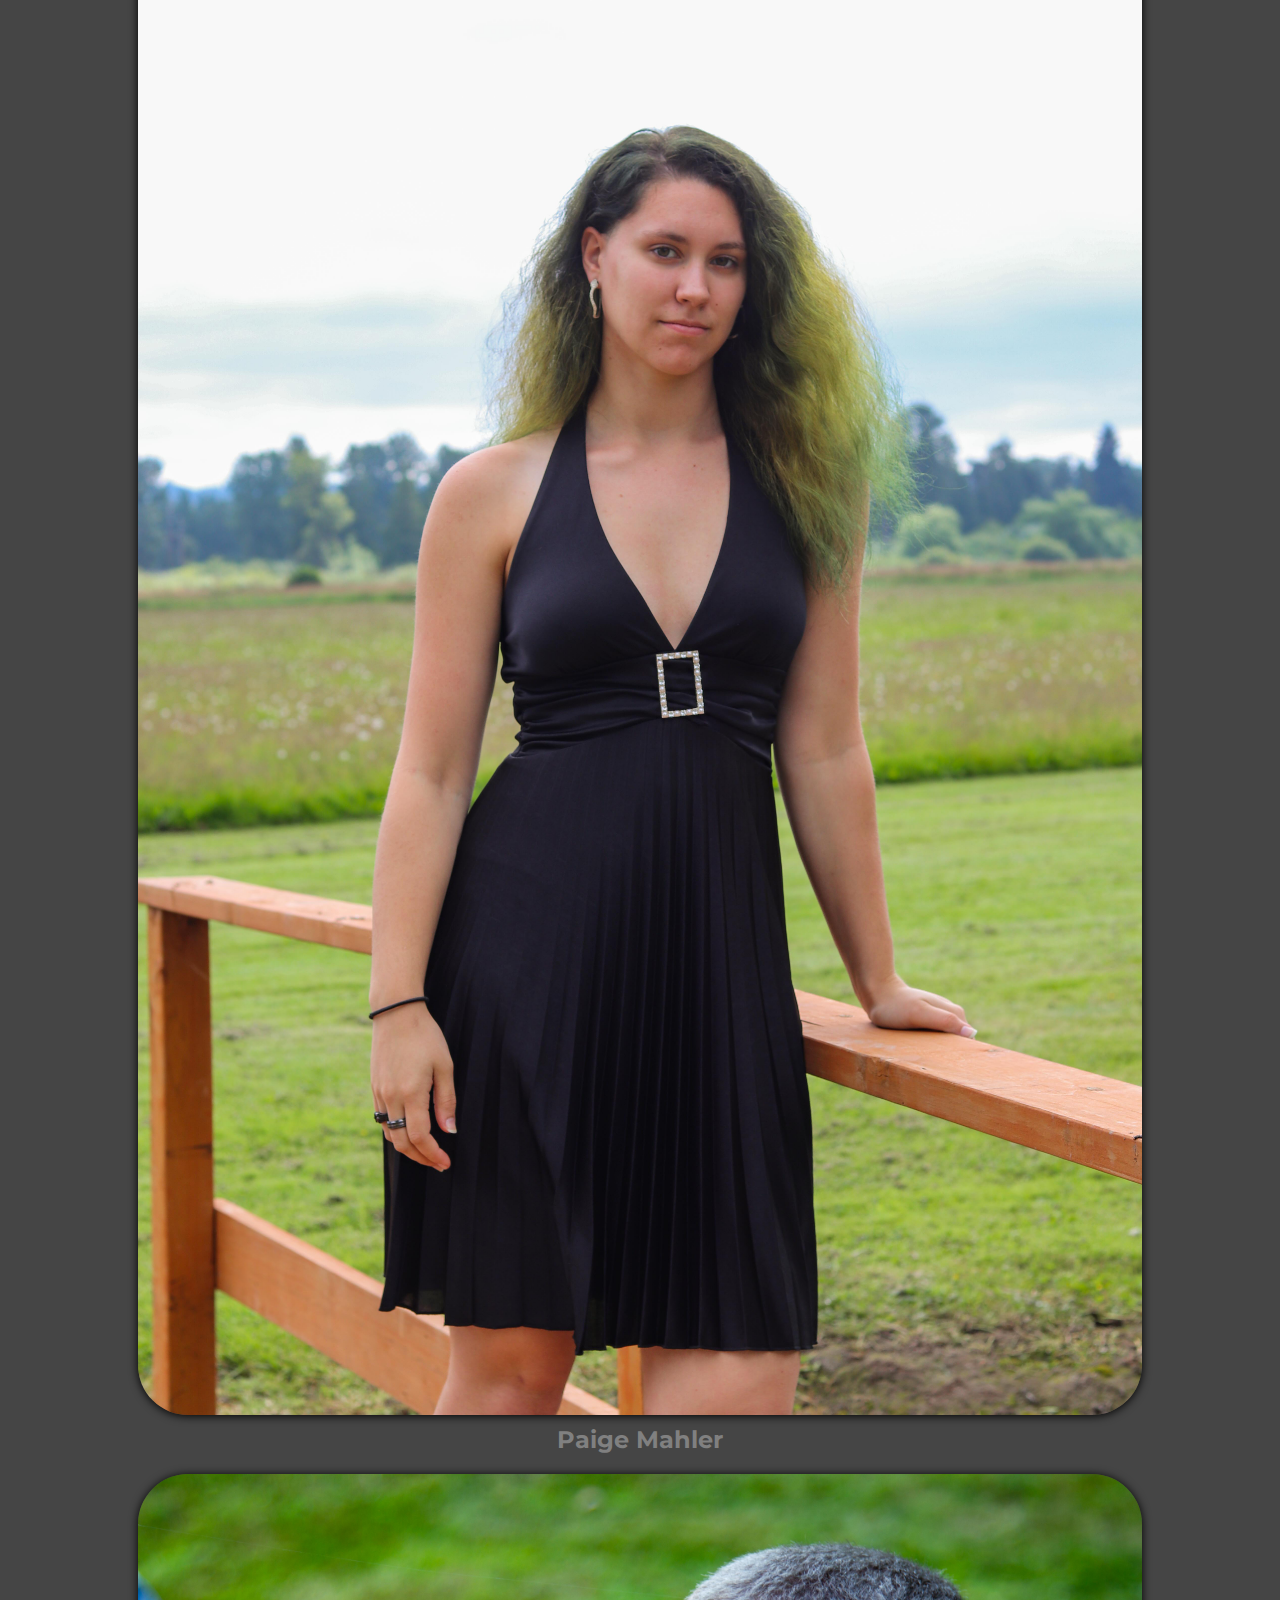
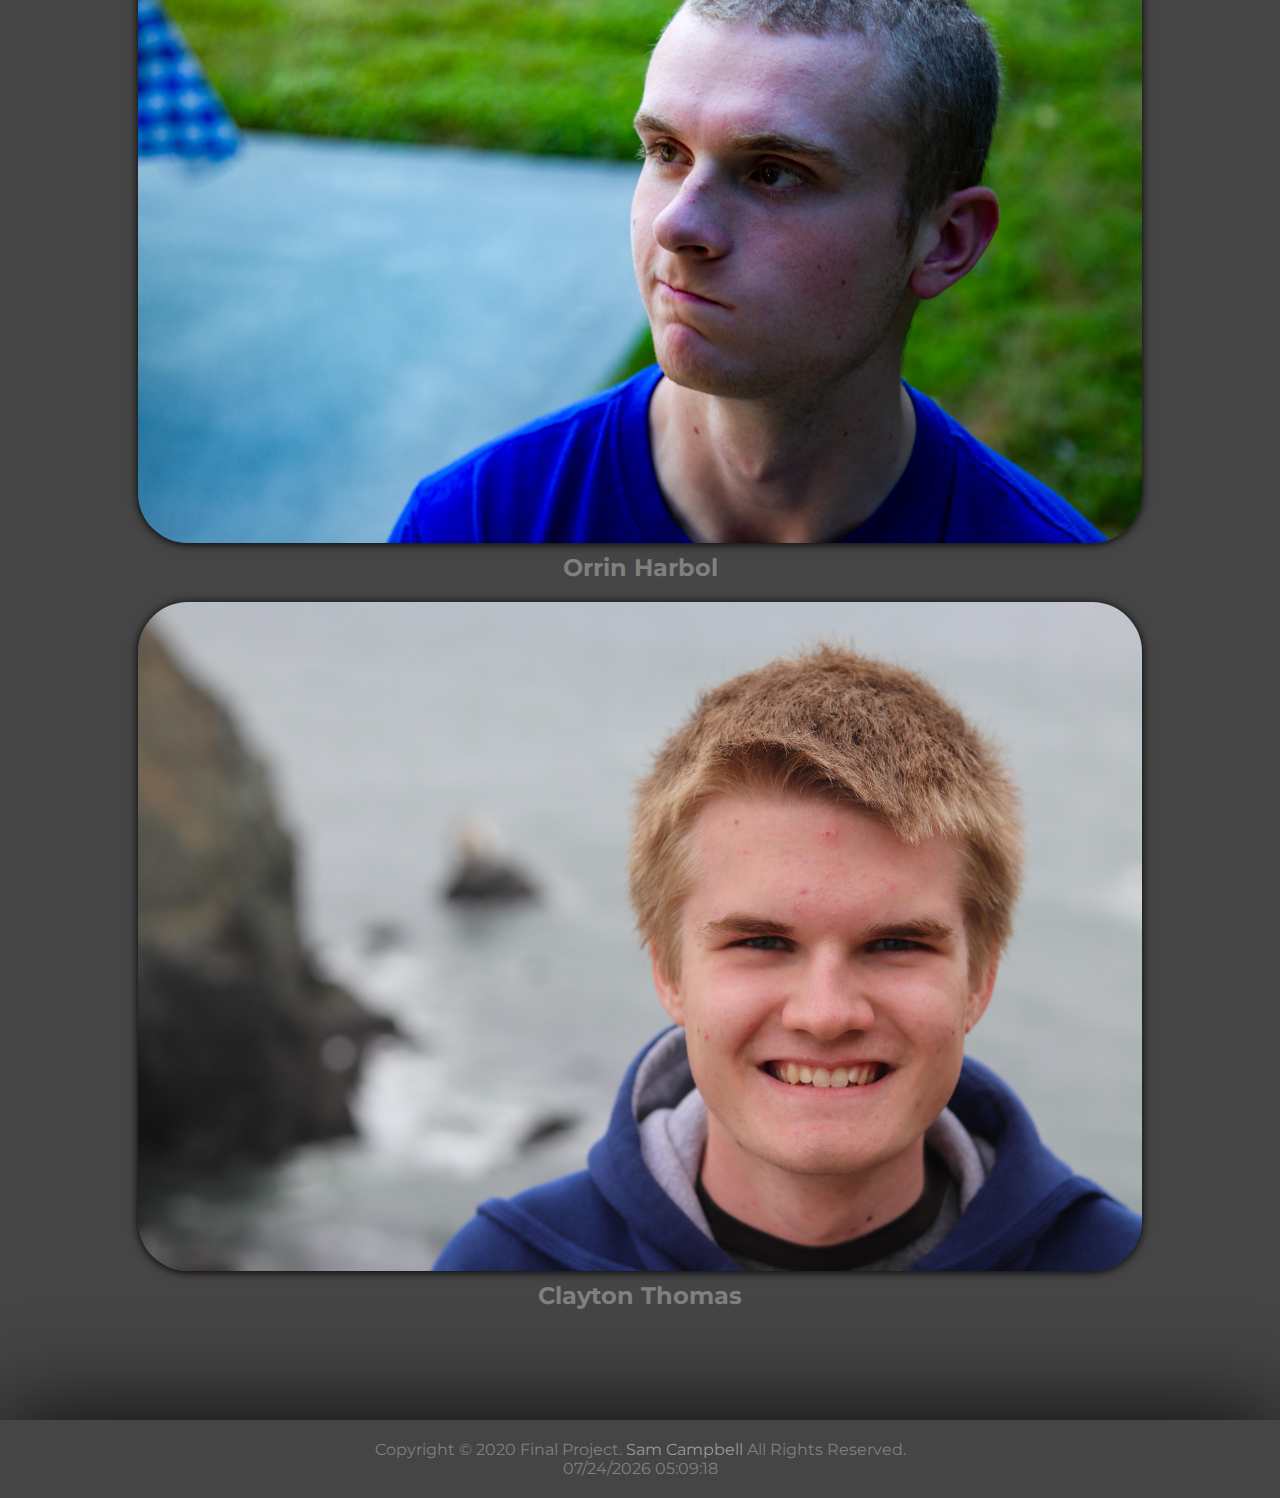
<file: HTML/albums/portrait.html>
<!DOCTYPE html>
<html lang="en">
    
    <head>
        <meta charset="UTF-8">
        <meta name="viewport" content="width=device-width, initial-scale=1.0">
        <link href="../css/style.css" rel="stylesheet" type="text/css">
        <link href="../css/photo.css" rel="stylesheet" type="text/css">
        <link rel="shortcut icon" href="images/favicon.png"/>
        <title>Sam Campbell | Photo</title>
    </head>

    <body>
        <header>
            <div class="row">
                <div class="column logo">
                        <h1>SC</h1>
                </div>

                <div class="column title">
                    <a href="index.html">Sam Campbell</a>
                </div>

                <nav class="column">
                    <ul>
                        <li><a href="../index.html">Home</a></li>
                        <li><a href="../photo.html">Photo</a></li>
                        <li><a href="../video.html">Video</a></li>
                        <li><a href="../about.html">About</a></li>
                    </ul>
                </nav>
            </div>
        </header>

        <main>
            <h1>Portraits</h1>

            <div class="row">
                <div class="column photoblock blackhover">
                    <img src="../images/portraits/portraits-1.jpg" alt="Ethan Barder">
                    <h2>Ethan Barber</h2>
                </div>

                <div class="column photoblock blackhover">
                    <img src="../images/portraits/portraits-2.jpg" alt="Gus">
                    <h2>Gus</h2>
                </div>
            </div>

            <div class="row">
                <div class="column photoblock blackhover">
                    <img src="../images/portraits/portraits-3.jpg" alt="Enoch Stevens">
                    <h2>Enoch Stevens</h2>
                    <br>
                    <img src="../images/portraits/portraits-5.jpg" alt="">
                    <h2>Madeline Saunders</h2>
                </div>
                
                <div class="column photoblock blackhover">
                    <img src="../images/portraits/portraits-4.jpg" alt="">
                    <h2>Paige Mahler</h2>
                </div>


            </div>

            <div class="row">
                <div class="column photoblock blackhover">
                    <img src="../images/portraits/portraits-6.jpg" alt="">
                    <h2>Orrin Harbol</h2>
                </div>
                <div class="column photoblock blackhover">
                    <img src="../images/portraits/portraits-7.jpg" alt="">
                    <h2>Clayton Thomas</h2>
                </div>
            </div>
        </main>
        <footer>
            <p>Copyright &copy; 2020 Final Project. <a href="https://campbellimagery.com">Sam Campbell</a> All Rights Reserved.</p>
            <script>var date = document.lastModified;document.write(date);</script>
        </footer>
    </body>
</html>
</file>
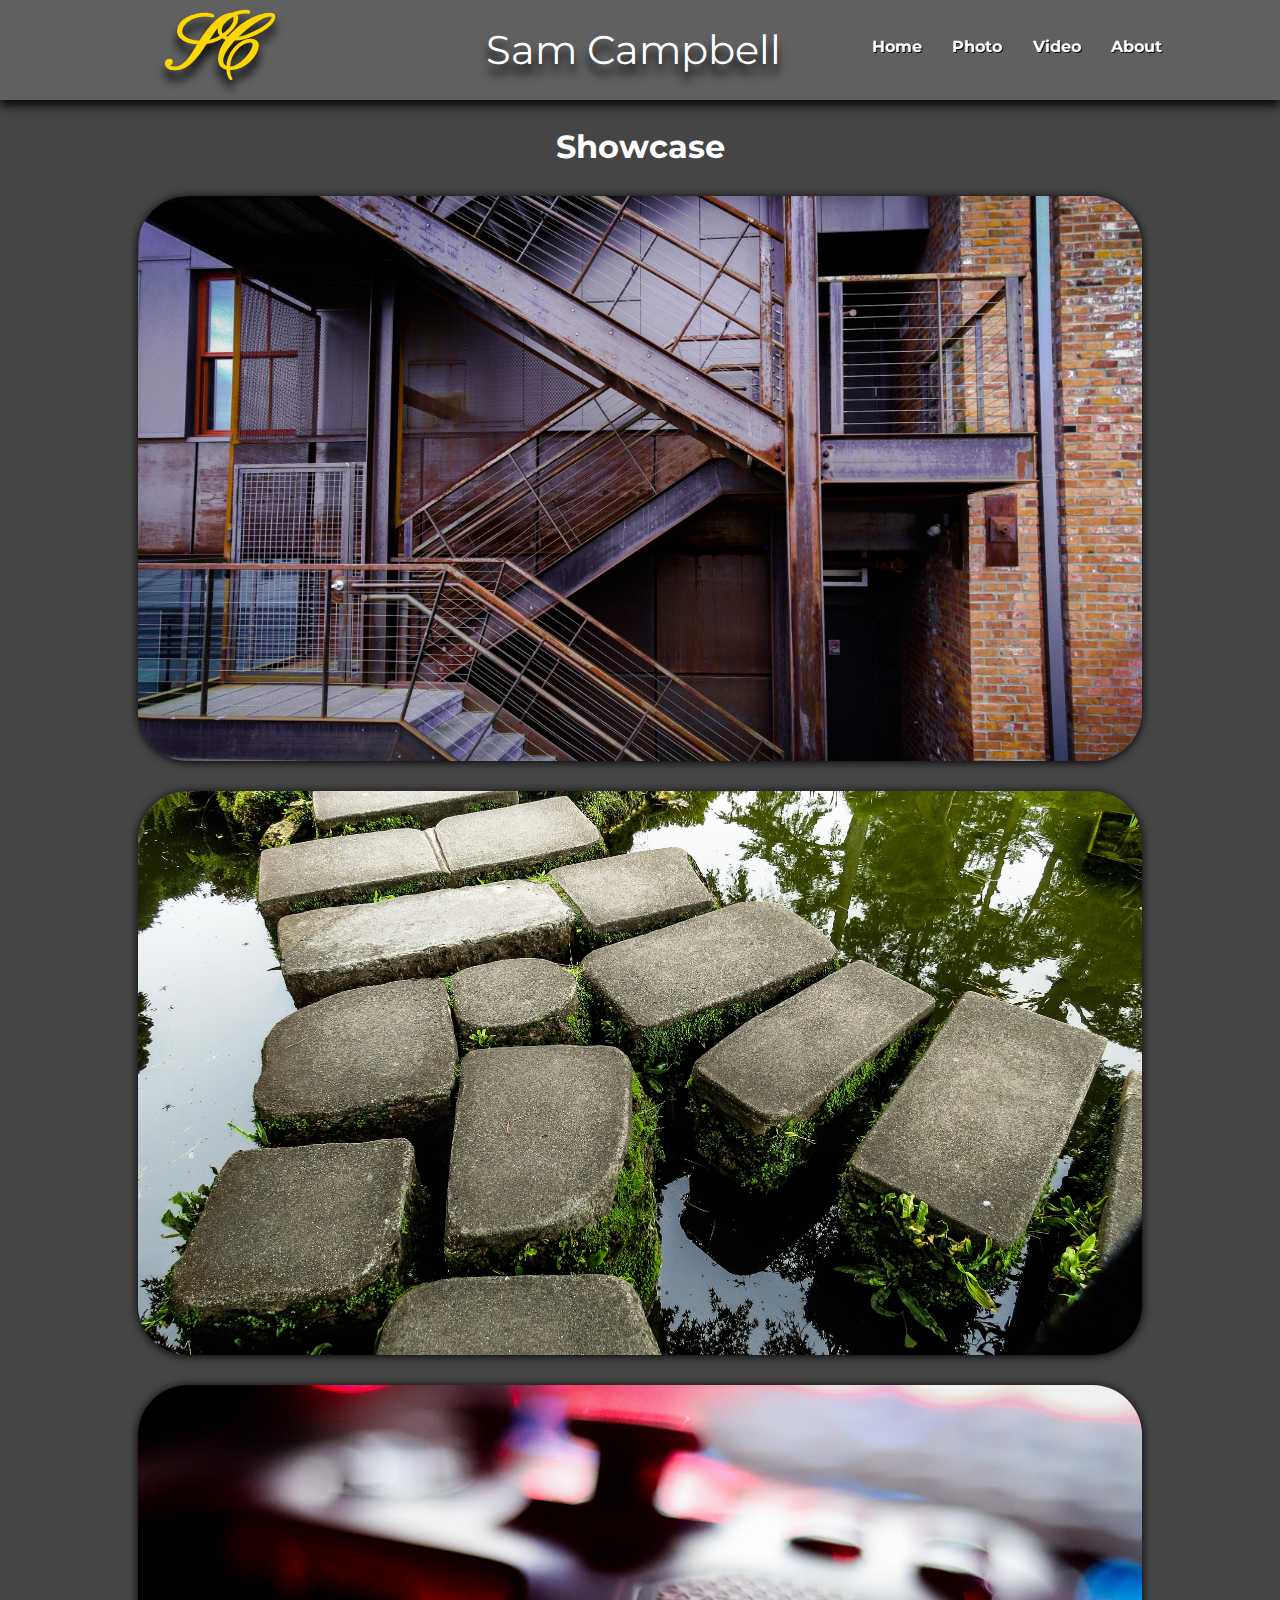
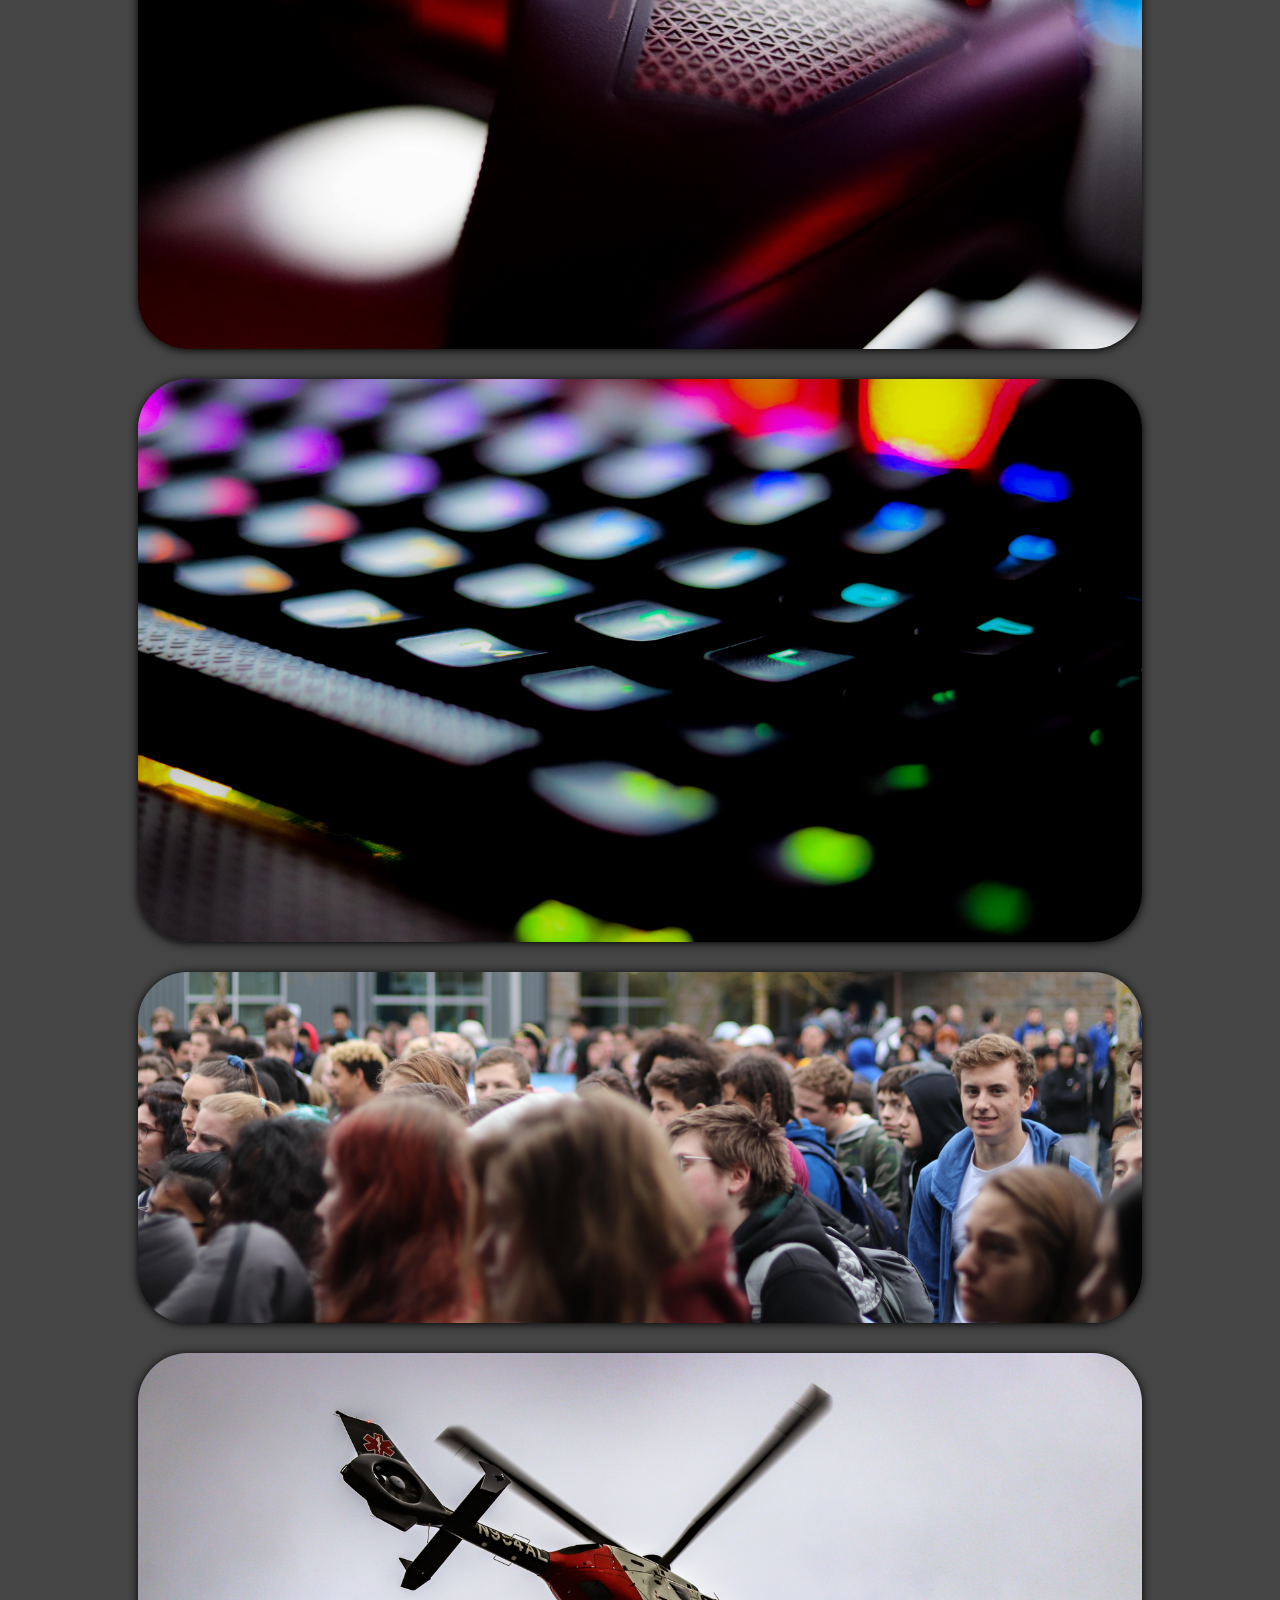
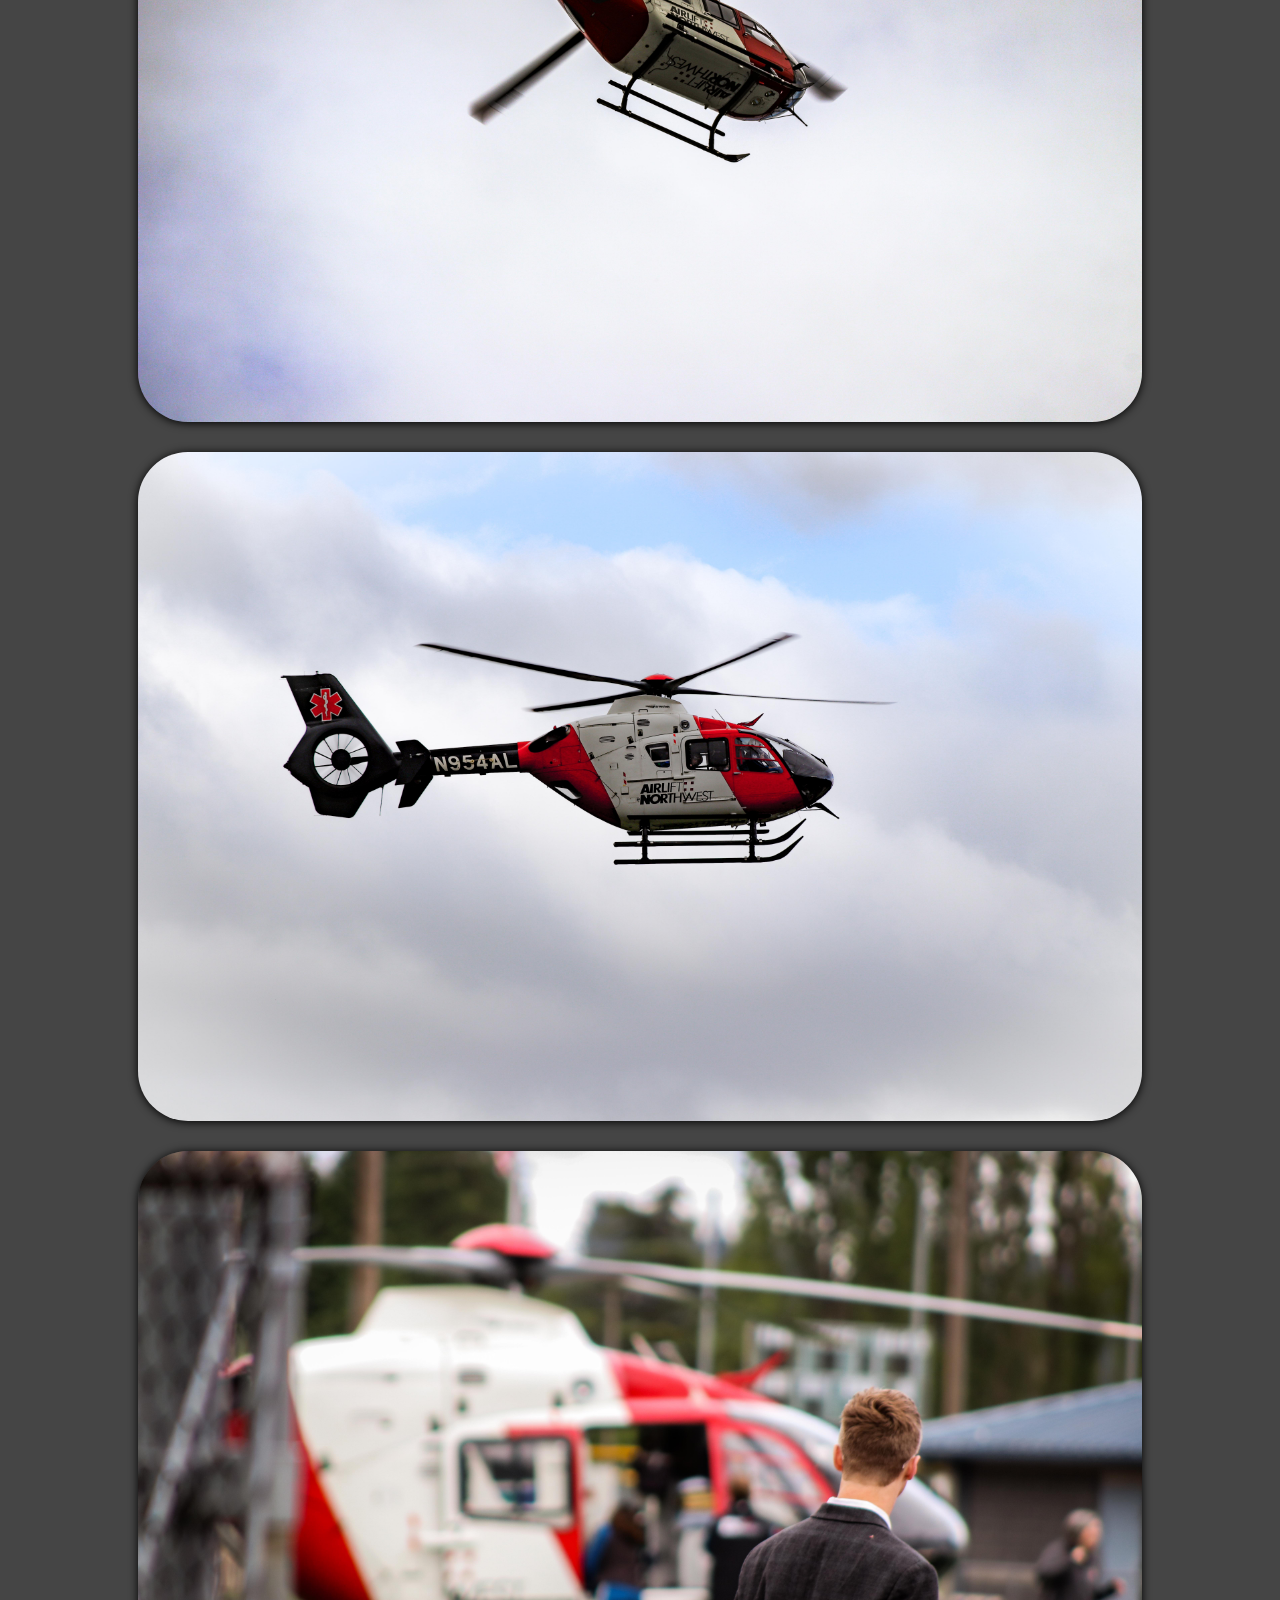
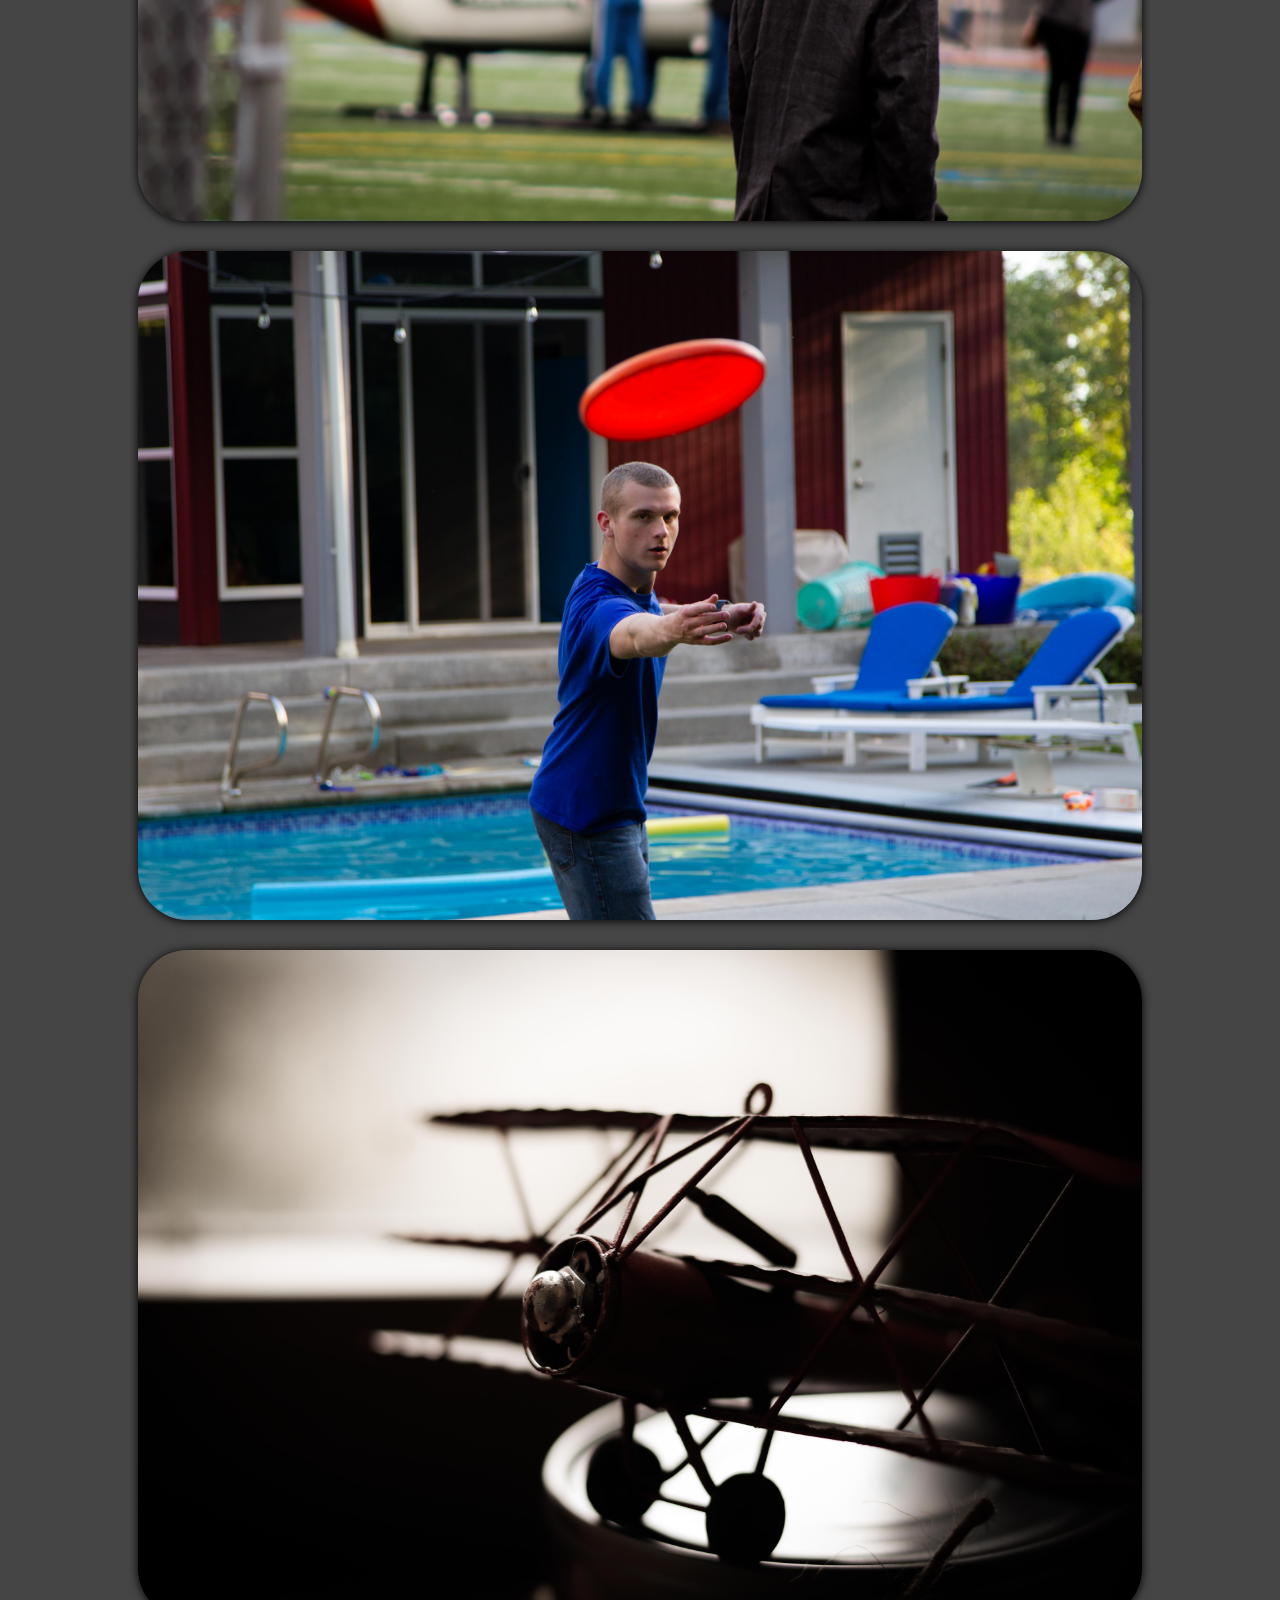
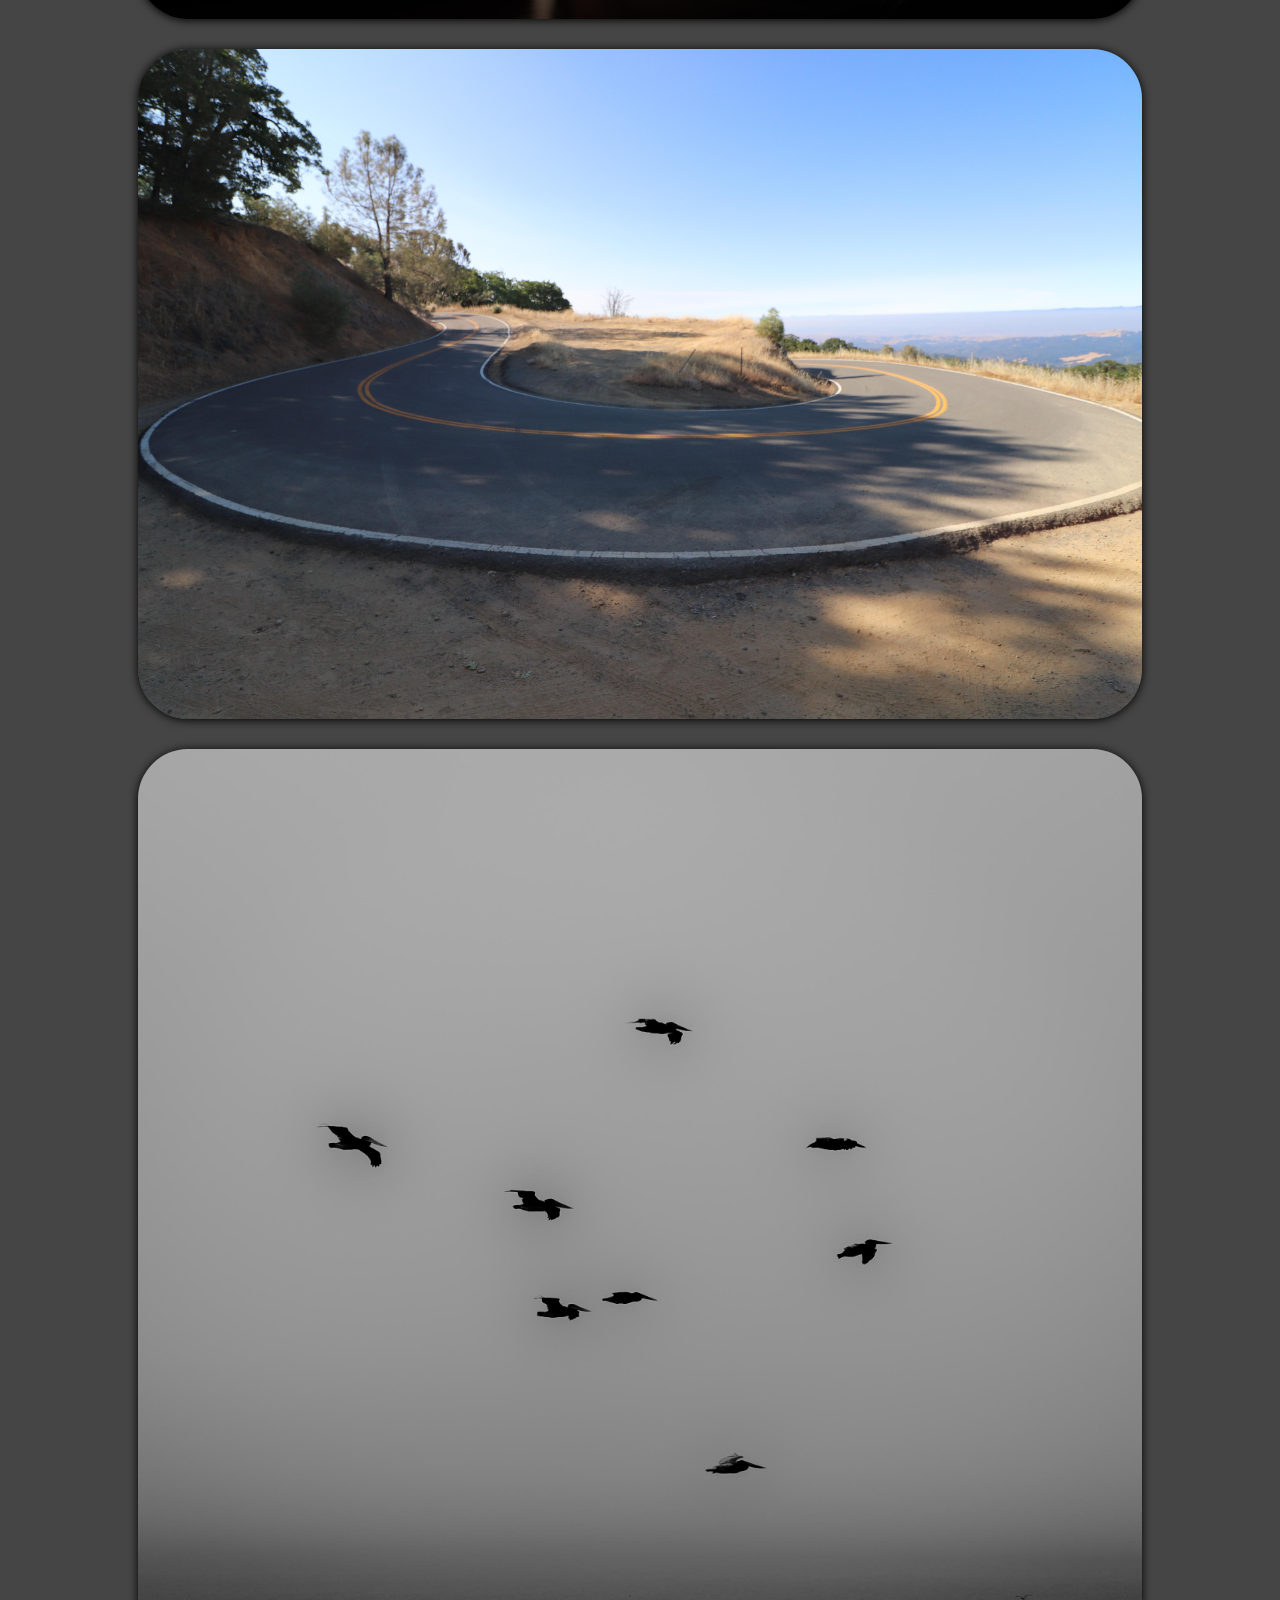
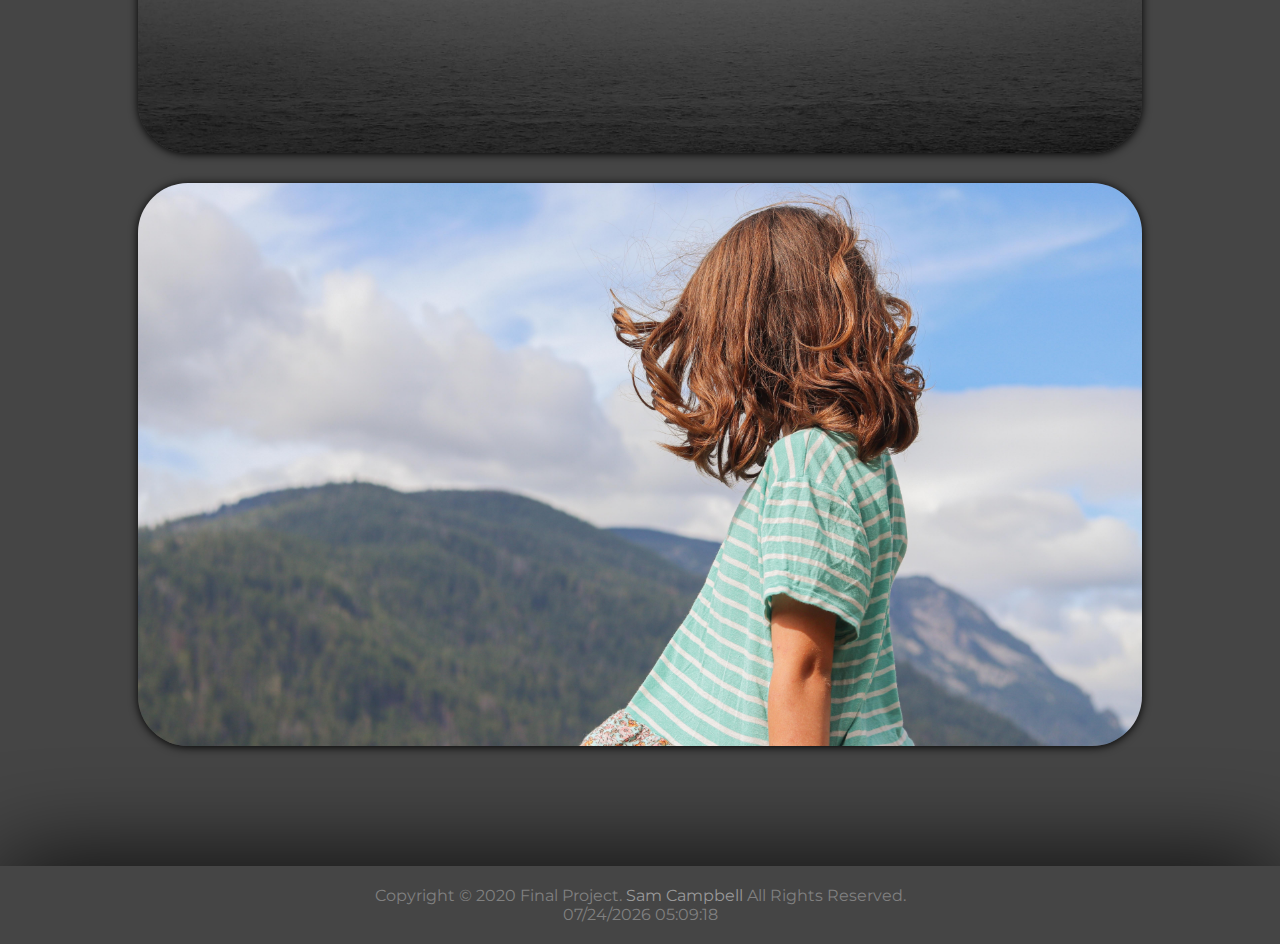
<file: HTML/albums/showcase.html>
<!DOCTYPE html>
<html lang="en">
    
    <head>
        <meta charset="UTF-8">
        <meta name="viewport" content="width=device-width, initial-scale=1.0">
        <link href="../css/style.css" rel="stylesheet" type="text/css">
        <link href="../css/photo.css" rel="stylesheet" type="text/css">
        <link rel="shortcut icon" href="images/favicon.png"/>
        <title>Sam Campbell | Photo</title>
    </head>

    <body>
        <header>
            <div class="row">
                <div class="column logo">
                        <h1>SC</h1>
                </div>

                <div class="column title">
                    <a href="index.html">Sam Campbell</a>
                </div>

                <nav class="column">
                    <ul>
                        <li><a href="../index.html">Home</a></li>
                        <li><a href="../photo.html">Photo</a></li>
                        <li><a href="../video.html">Video</a></li>
                        <li><a href="../about.html">About</a></li>
                    </ul>
                </nav>
            </div>
        </header>

        <main>
            <h1>Showcase</h1>

            <div class="row">
                <div class="column photoblock">
                    <img src="../images/showcase/showcase-01.jpg" alt="">
                </div>
                <div class="column photoblock">
                    <img src="../images/showcase/showcase-02.jpg" alt="">
                </div>
            </div>

            <div class="row">
                
            </div>

            <div class="row">
                <div class="column photoblock">
                    <img src="../images/showcase/showcase-05.jpg" alt="">
                </div>
                <div class="column photoblock">
                    <img src="../images/showcase/showcase-06.jpg" alt="">
                </div>
            </div>

            <div class="row">
                <div class="column photoblock fullwidth">
                    <img src="../images/showcase/showcase-07.jpg" alt="">
                </div>
            </div>

            <div class="row">
                <div class="column photoblock">
                    <img src="../images/showcase/showcase-09.jpg" alt="">
                </div>
                <div class="column photoblock">
                    <img src="../images/showcase/showcase-10.jpg" alt="">
                </div>
            </div>

            <div class="row">
                <div class="column photoblock">
                    <img src="../images/showcase/showcase-11.jpg" alt="">
                </div>
                <div class="column photoblock">
                    <img src="../images/showcase/showcase-12.jpg" alt="">
                </div>
            </div>

            <div class="row">
                <div class="column photoblock">
                    <img src="../images/showcase/showcase-08.jpg" alt="">
                </div>
                <div class="column photoblock">
                    <img src="../images/showcase/showcase-13.jpg" alt="">
                </div>
            </div>

            <div class="row">
                <div class="column photoblock">
                    <img src="../images/showcase/showcase-14.jpg" alt="">
                </div>
                <div class="column photoblock">
                    <img src="../images/showcase/showcase-15.jpg" alt="">
                </div>
            </div>
        </main>
        <footer>
            <p>Copyright &copy; 2020 Final Project. <a href="https://campbellimagery.com">Sam Campbell</a> All Rights Reserved.</p>
            <script>var date = document.lastModified;document.write(date);</script>
        </footer>
    </body>
</html>
</file>
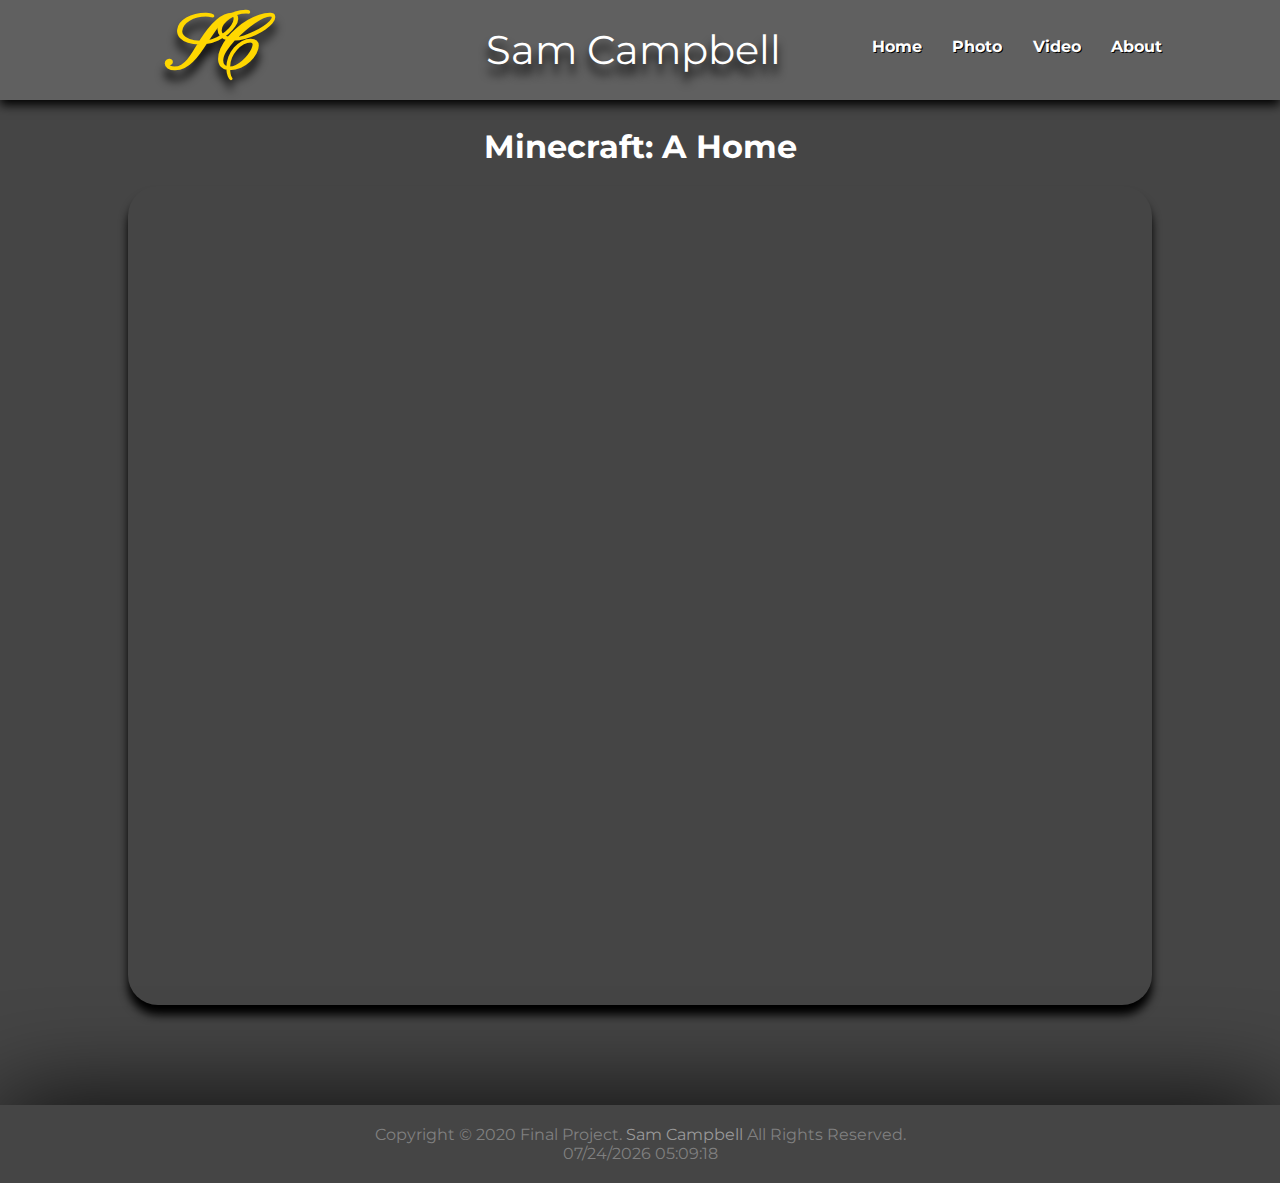
<file: HTML/videos/mchome.html>
<!DOCTYPE html>
<html lang="en">
    
    <head>
        <meta charset="UTF-8">
        <meta name="viewport" content="width=device-width, initial-scale=1.0">
        <link href="../css/style.css" rel="stylesheet" type="text/css">
        <link href="../css/photo.css" rel="stylesheet" type="text/css">
        <link rel="shortcut icon" href="images/favicon.png"/>
        <title>Sam Campbell | Photo</title>
    </head>

    <body>
        <header>
            <div class="row">
                <div class="column logo">
                        <h1>SC</h1>
                </div>

                <div class="column title">
                    <a href="index.html">Sam Campbell</a>
                </div>

                <nav class="column">
                    <ul>
                        <li><a href="../index.html">Home</a></li>
                        <li><a href="../photo.html">Photo</a></li>
                        <li><a href="../video.html">Video</a></li>
                        <li><a href="../about.html">About</a></li>
                    </ul>
                </nav>
            </div>
        </header>

        <main>
            <h1>Minecraft: A Home</h1>
            <iframe class="youtube" src="https://www.youtube.com/embed/cQri4e7ObLw" frameborder="0" allow="accelerometer; autoplay; encrypted-media; gyroscope; picture-in-picture" allowfullscreen></iframe>
        </main>
        <footer>
            <p>Copyright &copy; 2020 Final Project. <a href="https://campbellimagery.com">Sam Campbell</a> All Rights Reserved.</p>
            <script>var date = document.lastModified;document.write(date);</script>
        </footer>
    </body>
</html>
</file>
<file: css/style.css>
@import url('https://fonts.googleapis.com/css2?family=Montserrat:wght@500&family=Pinyon+Script&display=swap');

* {
    margin: 0;
    padding: 0;
    box-sizing: border-box;
    color: white;
    font-family: 'Montserrat', sans-serif;
}

h2 {
    text-align: center;
}

html {
    scroll-behavior: smooth;
}

body {
    background-color: #454545;
}

header {
    width: 100%;
    box-shadow: 0 5px 10px black;
    height: 10vh;
    min-height: 100px;
    background-color: #606060;
}

.logo {
    width: 33%;
    font-family: 'Pinyon Script', cursive;
    text-align: center;
}

.logo h1{
    font-size: 5em;
    color: gold;
    font-family: 'Pinyon Script', cursive;
    text-shadow: 0 10px 10px black;
}

.title {
    padding-top: 25px;
    width: 33%;
    text-decoration: none;
    text-align: center;
}

.title a{
    text-decoration: none;
    text-shadow: 0 10px 10px black;
    font-size: 2.5em;
    transition: 0.5s;
}

.title a:hover {
    color: gold;
}

main {
    width: 80%;
    margin: auto;
    margin-top: 3vh;
}

main > p {
    text-align: center;
    width: 30%;
    margin: auto;
    margin-bottom: 30px;
}

nav {
    padding: 12px;
    margin-top: 25px;
    width: 33%;
}

nav ul{
    display: block;
    list-style-type: none;
    margin: 0;
    padding: 0;
}

nav ul li{
    display: block;
    width: 80px;
    padding: 0;
    margin: 0;
    float: left;
    text-shadow: 1px 1px black;
}

nav a{
    text-align: center;
    width: 100%;
    font-weight: 700;
    color: white;
    text-decoration: none;
    display: block;
    transition: 0.5s;
}

nav a:hover{
    color: gold;
}

nav img {
    display: block;
    padding: 0;
    width: 60px;
    box-shadow: 0px 0px 10px black;
    border-radius: 30px;
    background-color: #fff;
    margin-bottom: 30px;
}

.youtube {
    border: 0;
    display: block;
    margin: auto;
    border-radius: 30px;
    box-shadow: 0 10px 10px black;
    width: 100%;
    height: 44.8vw;
    margin-bottom: 30px
}

.column {
    float: left;
}

.row:after{
    content: "";
    display: table;
    clear: both;
}

.github {
    position: fixed;
    display: block;
    right: 150px;
    bottom: 50px;
}

.github img {
    padding: 0;
    margin: 0;
    width: 80px;
    height: 80px;
    background-color: #fff;
    box-shadow: 0px 0px 20px black;
    border-radius: 40px;
    transition: 0.2s;
}

.github img:hover {
    box-shadow: 0px 0px 20px gray;
}
.uparrw {
    position: fixed;
    display: block;
    right: 50px;
    bottom: 50px;

}

.uparrw a {
    text-align: center;
    display: block;
    width: 80px;
    height: 80px;
    text-decoration: none;
    border-radius: 40px;
    background-color: #99999999;
    color: #454545;
    font-size: 4em;
    font-weight: 500;
}

form {
    margin: 10px auto;
    background-color: #606060;
    width: 50%;
    padding: 20px;
    border-radius: 10px;
    box-shadow: 1px 1px 10px black;
}

form input {
    color: #454545;
    border-radius: 5px;
    padding: 5px;
    margin: 5px;
}

form input[type="text"], form input[type="email"] {
    box-sizing: border-box;
    padding: 10px;
    width: 100%;
    color: #454545;
}

.overflow {
    overflow-x: auto;
}

table {
    min-width: 900px;
    width: 100%;
    text-align: center;
    margin-bottom: 100px;
}

th,td,tr {
    padding: 5px;
}

th {
    border-bottom: 2px solid black;
}

.software td {
    width: 16%;
}
.software img {
    height: 150px;
}

.credit {
    color: gray;
}

.credit a {
    text-decoration: none;
    color: gray
}

.socialgroup {
    width: 20%;
    margin: auto;
}

.social {
    width: 10%;
    margin: auto 2px;
}

.social {
    filter: contrast(70%);
    transition: .5s;
}

.social:hover {
    filter: contrast(90%);
}

footer {
    background-color: #454545;
    width: 100%;
    margin-top: 100px;
    padding-top: 20px;
    padding-bottom: 20px;
    color: gray;
    text-align: center;
    box-shadow: 0 1px 100px black;
}

footer p{
    color: gray;
}

footer a{
    color: #999999;
    text-decoration: none;
    transition: 0.5s;
}

footer a:hover {
    color: white;
}

.me {
    height: 500px;
    display: block;
    margin: 20px auto;
    border-radius: 250px;
    box-shadow: 10px 10px 10px black;
}

@media only screen and (max-width: 1100px) {
    header {
        height: 400px;
    }
    
    nav {
        width: 100%;
        margin-bottom: 50px;
        line-height: 300%;
    }

    nav ul li {
        float: none;
        margin: auto;
    }

    nav a {
        font-size: 150%;
    }

    .logo {
        width: 33%;
    }

    .title {
        width: 66%;
    }

    main > p {
        width: 90%;
    }

    .uparrw {
        display: none;
    }

    .github {
        right: 10px;
        bottom: 10px;
    }

    .socialgroup {
        width: 50%;
    }

    form {
        width: 95%;
    }

    .me {
        height: 300px;
    }

}

@media only screen and (max-width: 500px) {
    main {
        width: 100%;
    }

    .logo h1{
        padding-top: 20px;
        font-size: 3em;
    }

    .title a {
        font-size: 2em;
    }
}
</file>
<file: css/photo.css>
main h1 {
    text-align: center;
    margin-bottom: 20px;
}

.photoblock {
    display: block;
    width: 50%;
    padding: 10px;
}

.photoblock img {
    width: 100%;
    border-radius: 50px;
    margin: auto;
    margin-bottom: 10px;
    float: left;
    box-shadow: 0 1px 10px black;
    transition: .5s;
}

.photoblock h1 {
    text-align: center;
    margin: 5px;
}

.photoblock h2 {
    color: gray;
    text-align: center;
}

.photoblock p {
    text-align: center;
    color: grey;
}

.whitehover img:hover {
    box-shadow: 0 1px 10px white;
}

.blackhover img:hover {
    box-shadow: 0 1px 10px red;
}

.focusoh {
    transition: 2s;
}

.focusoh:hover {
    width: 100%;
}

.fullwidth {
    width: 100%;
}

@media only screen and (max-width: 1500px){
    .photoblock {
        width: 100%;
    }

    .photoblock img {
        width: 100%;
    }
    
}
</file>
<file: HTML/css/style.css>
@import url('https://fonts.googleapis.com/css2?family=Montserrat:wght@500&family=Pinyon+Script&display=swap');

* {
    margin: 0;
    padding: 0;
    box-sizing: border-box;
    color: white;
    font-family: 'Montserrat', sans-serif;
}

html {
    scroll-behavior: smooth;
}

body {
    background-color: #454545;
}

header {
    width: 100%;
    box-shadow: 0 5px 10px black;
    height: 100px;
    background-color: #606060;
}

.logo {
    width: 33%;
    font-family: 'Pinyon Script', cursive;
    text-align: center;
}

.logo h1{
    font-size: 5em;
    color: gold;
    font-family: 'Pinyon Script', cursive;
    text-shadow: 0 10px 10px black;
}

.title {
    padding-top: 25px;
    width: 33%;
    text-decoration: none;
    text-align: center;
}

.title a{
    text-decoration: none;
    text-shadow: 0 10px 10px black;
    font-size: 2.5em;
    transition: 0.5s;
}

.title a:hover {
    color: gold;
}

main {
    width: 80%;
    margin: auto;
    margin-top: 3vh;
}

nav {
    padding: 12px;
    margin-top: 25px;
    width: 33%;
}

nav ul{
    display: block;
    list-style-type: none;
    margin: 0;
    padding: 0;
}

nav ul li{
    display: block;
    width: 80px;
    padding: 0;
    margin: 0;
    float: left;
    text-shadow: 1px 1px black;
}

nav a{
    text-align: center;
    width: 100%;
    font-weight: 700;
    color: white;
    text-decoration: none;
    display: block;
    transition: 0.5s;
}

nav a:hover{
    color: gold;
}

img {
    -webkit-user-select: none;  /* Chrome all / Safari all */
    -moz-user-select: none;     /* Firefox all */
    -ms-user-select: none;      /* IE 10+ */
    -o-user-select: none;
    user-select: none;
}

.youtube {
    display: block;
    margin: auto;
    border-radius: 30px;
    box-shadow: 0 10px 10px black;
    width: 100%;
    height: 91vh
}

.column {
    float: left;
}

.row:after{
    content: "";
    display: table;
    clear: both;
}

footer {
    background-color: #454545;
    width: 100%;
    margin-top: 100px;
    padding-top: 20px;
    padding-bottom: 20px;
    color: gray;
    text-align: center;
    box-shadow: 0 1px 100px black;
}

footer p{
    color: gray;
}

footer a{
    color: #999999;
    text-decoration: none;
    transition: 0.5s;
}

footer a:hover {
    color: white;
}

@media only screen and (max-width: 1100px) {
    header {
        height: 350px;
    }
    
    nav {
        width: 100%;
        margin-bottom: 50px;
        line-height: 300%;
    }

    nav ul li {
        float: none;
        margin: auto;
    }

    nav a {
        font-size: 150%;
    }

    .logo {
        width: 33%;
    }

    .title {
        width: 66%;
    }
}

@media only screen and (max-width: 500px) {
    main {
        width: 100%;
    }

    .logo h1{
        padding-top: 20px;
        font-size: 3em;
    }

    .title a {
        font-size: 2em;
    }
}
</file>
<file: HTML/css/homestyle.css>
.homepanel {
    background-image: url(../videos/banner.mp4);
    height: 100vh;
    width: 100%;
    background-repeat: no-repeat;
    background-size: 100% 100%;
    background-attachment: fixed;
    background-position: center;
}

.homepanel video {
    position: fixed;
    bottom: 0;
    right: 0;
    height: auto;
    width: auto;
    min-height: 100%;
    min-width: 100%;
    z-index: -9999;
}

.homepanel h1 {
    text-align: center;
    font-size: 10em;
    padding-top: 200px;
    stroke-width: 1px;
    stroke: black;
    text-shadow: 10px 10px 10px black;
}

.homepanel h2 {
    text-align: center;
    text-shadow: 2px 0px 5px black;
}

.homepanel img {
    margin: auto;
    display: block;
}

.main {
    background-color: #454545;
}

.bkg {
    background-color: #454545;
}

.left {
    display: block;
    width: 70%;
    padding-right: 40px;
}

.left img {
    width: 100%;
}

.right {
    display: block;
    width: 30%;
}

.discord {
    margin-top: 30px;
    width: 100%;
    height: 75vh;
    border-radius: 10px;
    box-shadow: 1px 1px 10px black;
}

.resume {
    display: block;
    margin: 30px auto;
    width: 80%;
    height: 1075px;
    border-radius: 10px;
    box-shadow: 10px 10px 10px black;
}

.map {
    display: block;
    width: 80%;
    margin: auto;
    border-radius: 30px;
    height: 500px;
    box-shadow: 10px 10px 10px black;
}

.row h1 {
    text-align: center;
}

@media only screen and (max-width: 1000px) {
    .homepanel {
        display: none;
    }
    
    .left {
        width: 100%;
    }
    .right {
        width: 100%;
    }
    .resume {
        height: 700px;
    }

    .right {
        padding-bottom: 30px;
    }
}
</file>
<file: HTML/css/photo.css>
h1 {
    text-align: center;
    margin-bottom: 20px;
}

.photoblock {
    display: block;
    width: 50%;
    padding: 10px;
}

.photoblock img {
    width: 100%;
    border-radius: 50px;
    margin: auto;
    margin-bottom: 10px;
    float: left;
    box-shadow: 0 1px 10px black;
    transition: .5s;
}

.photoblock h1 {
    text-align: center;
    margin: 5px;
}

.photoblock h2 {
    color: gray;
    text-align: center;
}

.photoblock p {
    text-align: center;
    color: grey;
}

.whitehover img:hover {
    box-shadow: 0 1px 10px white;
}

.blackhover img:hover {
    box-shadow: 0 1px 10px red;
}

.focusoh {
    transition: 2s;
}

.focusoh:hover {
    width: 100%;
}

.fullwidth {
    width: 100%;
}

@media only screen and (max-width: 1500px){
    .photoblock {
        width: 100%;
    }

    .photoblock img {
        width: 100%;
    }
    
}
</file>
